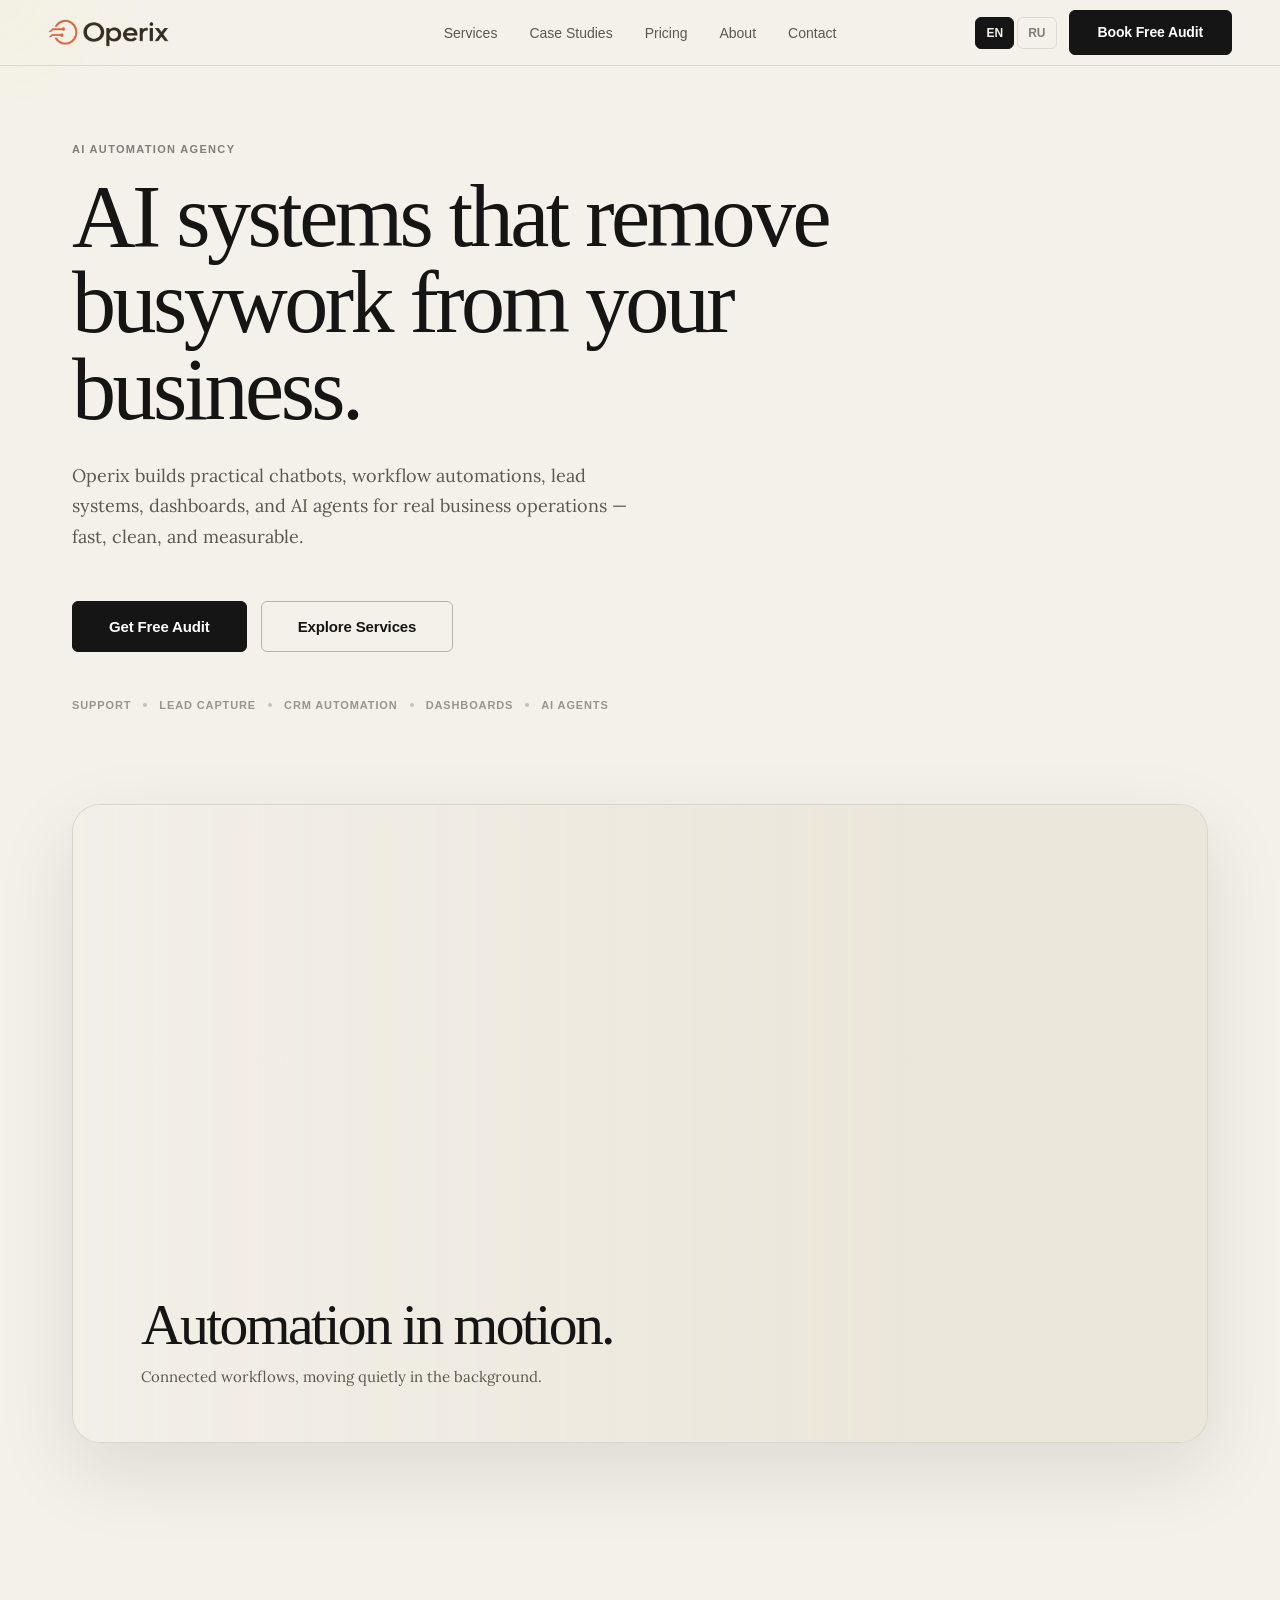
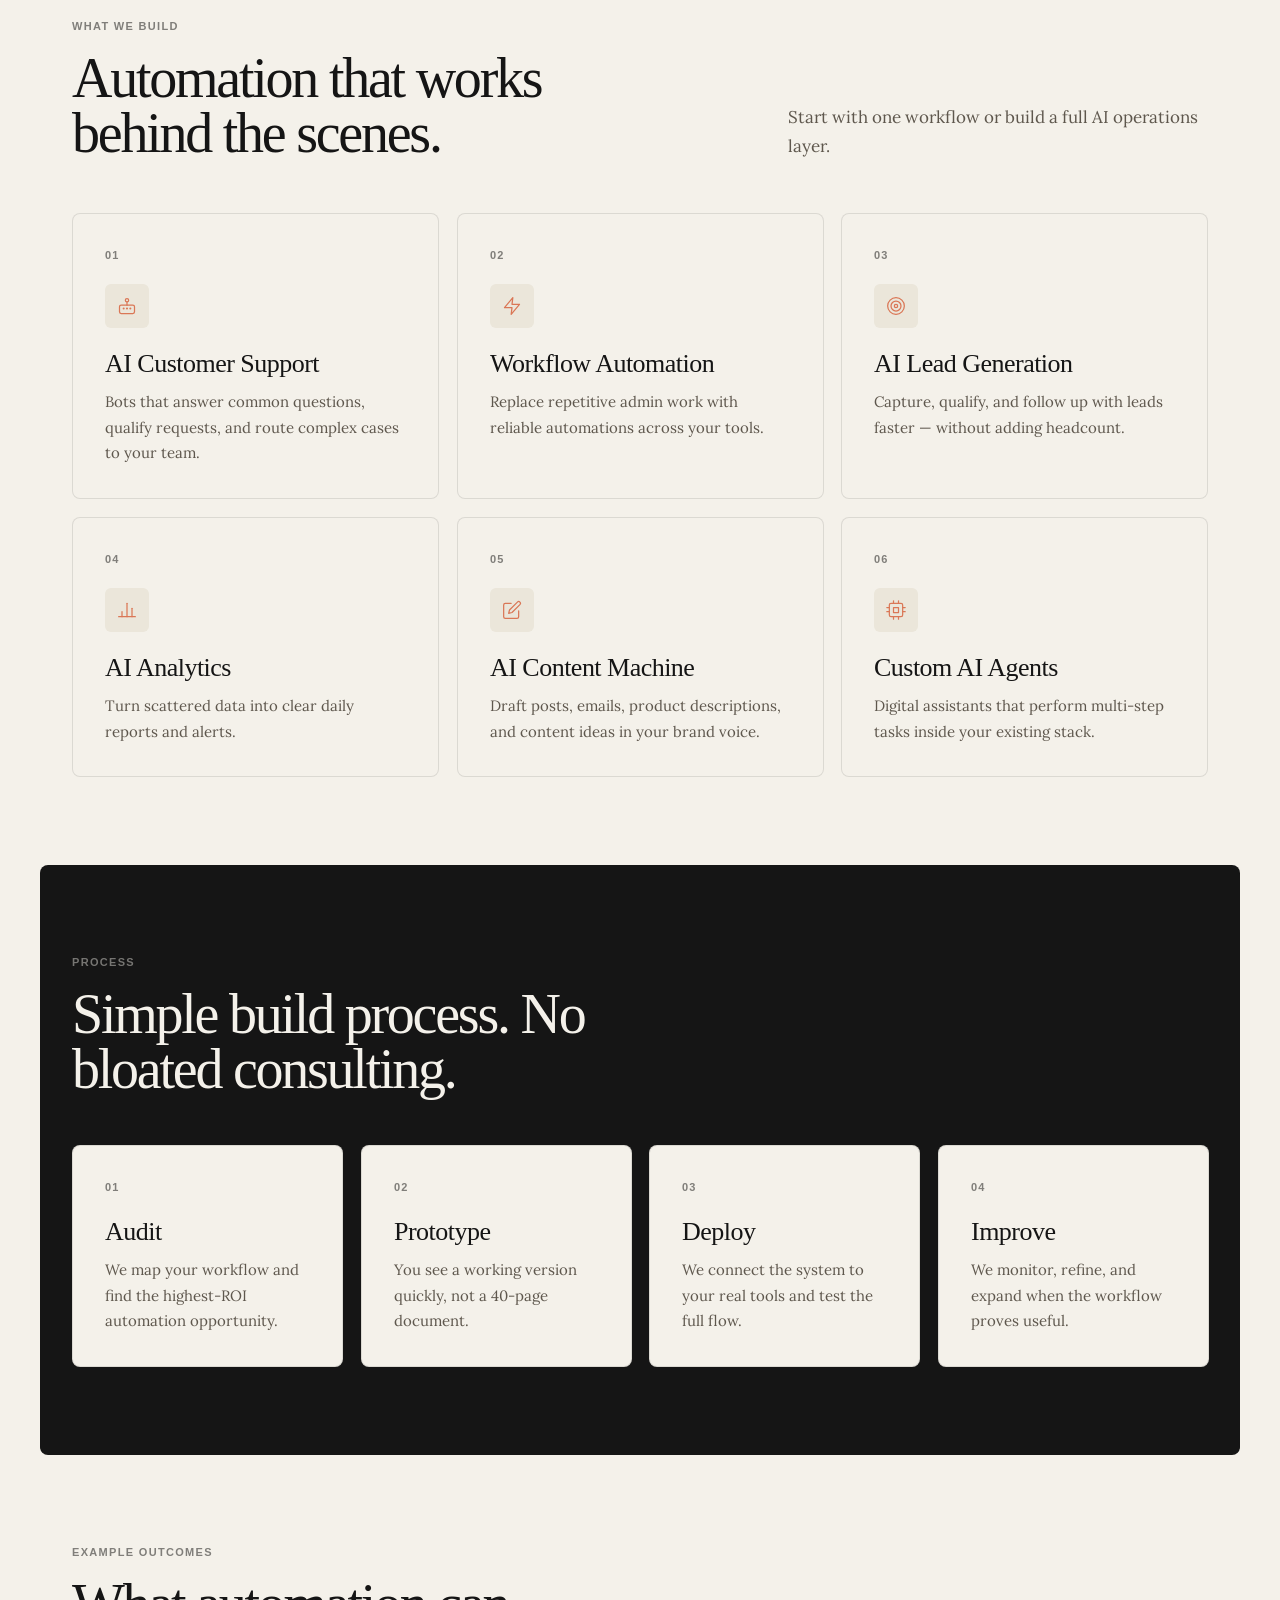
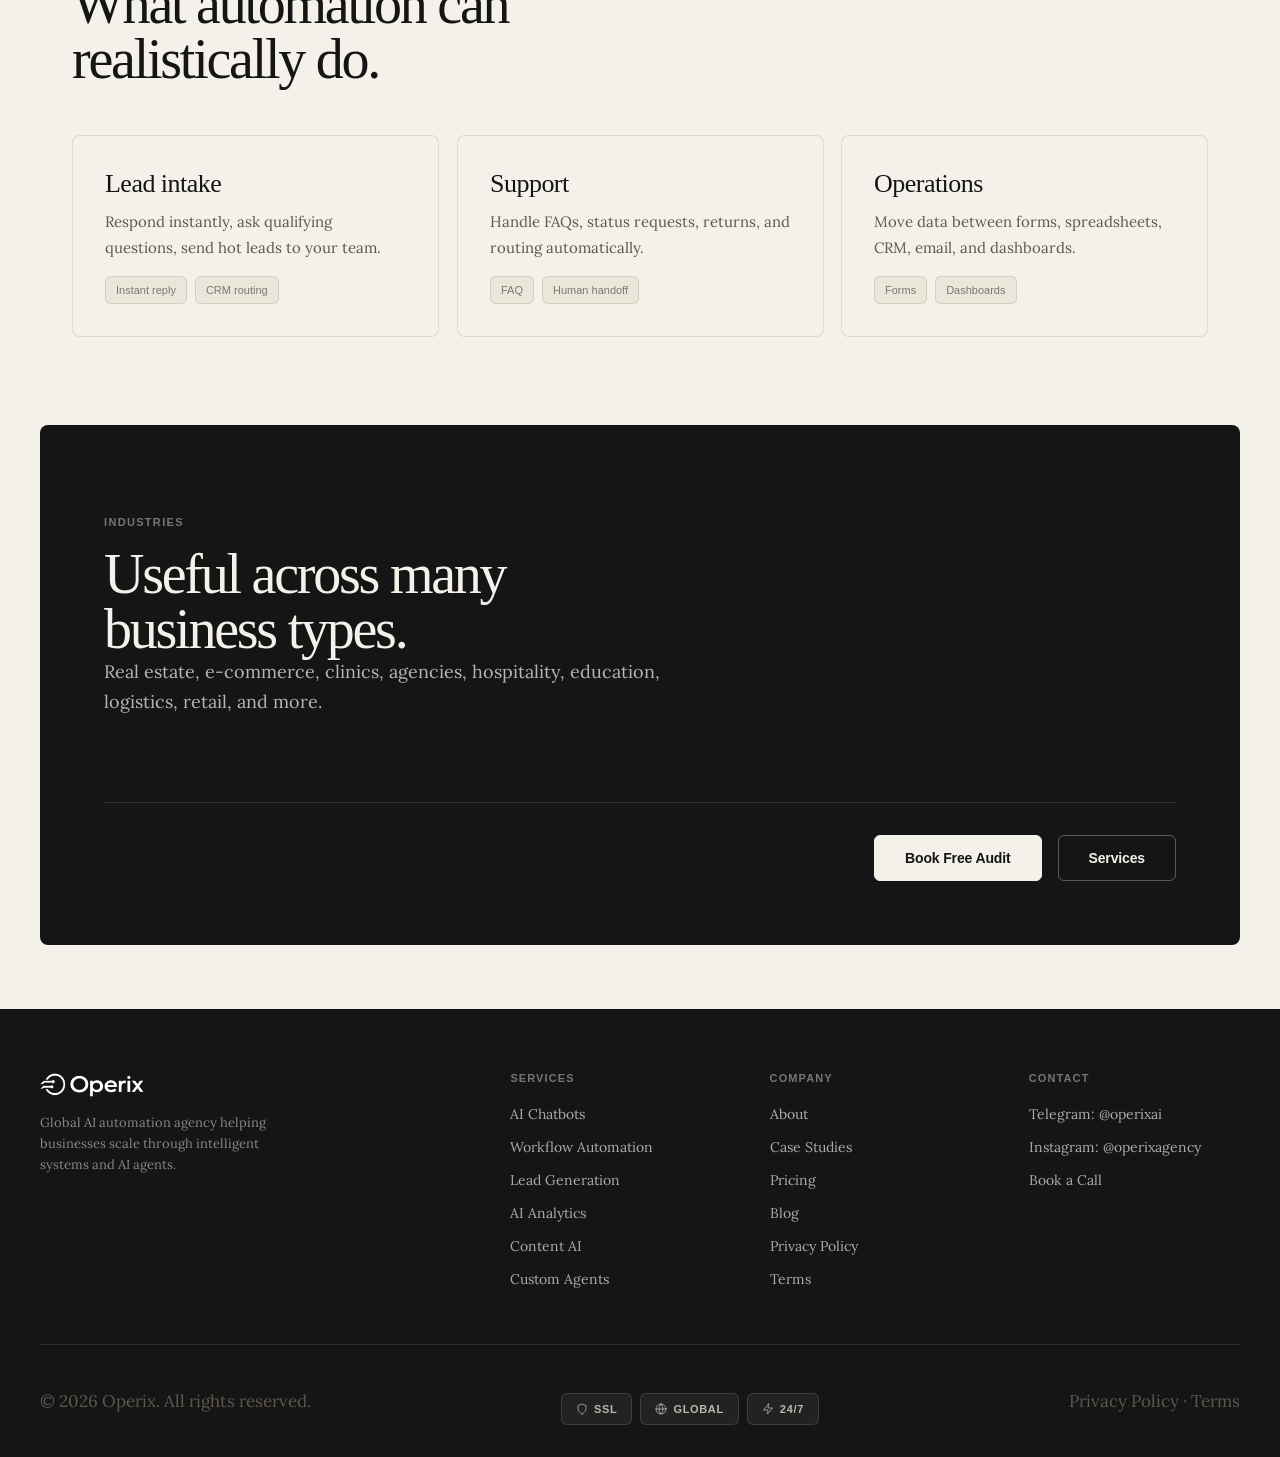
<file: index.html>
<!DOCTYPE html>
<html lang="en">
<head>
<meta charset="UTF-8">
<meta name="viewport" content="width=device-width, initial-scale=1.0">
<meta name="description" content="Operix — AI Automation Agency">
<title>Operix — AI Automation Agency</title>
<link rel="stylesheet" href="css/main.css?v=20260612-mobileperfect1">
<link rel="icon" type="image/png" sizes="32x32" href="/operix/operix-tab-icon-32.png?v=20260610-hard4">
<link rel="icon" type="image/png" sizes="16x16" href="/operix/operix-tab-icon-16.png?v=20260610-hard4">
<link rel="shortcut icon" href="/operix/operix-tab-icon.ico?v=20260610-hard4" type="image/x-icon">
<link rel="apple-touch-icon" sizes="180x180" href="/operix/operix-apple-touch-icon.png?v=20260610-hard4">
<link rel="manifest" href="/operix/site.webmanifest?v=20260610-hard4">
<link href="https://fonts.googleapis.com/css2?family=Poppins:wght@400;500;600;700;800;900&family=Lora:ital,wght@0,400;0,500;0,600;0,700;1,400;1,500&display=swap" rel="stylesheet">
</head>
<body class="home-page">
<div id="nav-placeholder"></div>

<section class="clean-hero">
  <span class="clean-kicker" data-p="home_kicker"></span>
  <h1 class="clean-title" data-p="home_h1"></h1>
  <p class="clean-sub" data-p="home_sub"></p>
  <div class="clean-actions">
    <a href="contact.html" class="btn btn-primary btn-xl" data-p="home_cta1"></a>
    <a href="services.html" class="btn btn-ghost btn-xl" data-p="home_cta2"></a>
  </div>
  <div class="clean-proof">
    <span class="proof-token" data-p="home_proof1"></span>
    <span class="proof-token" data-p="home_proof2"></span>
    <span class="proof-token" data-p="home_proof3"></span>
    <span class="proof-token" data-p="home_proof4"></span>
    <span class="proof-token" data-p="home_proof5"></span>
  </div>
</section>

<section class="clean-wrap">
  <div class="section-head">
    <div>
      <span class="clean-kicker" data-p="home_services_label"></span>
      <h2 class="section-title" data-p="home_services_title"></h2>
    </div>
    <p data-p="home_services_sub"></p>
  </div>
  <div class="clean-grid-3">
    <div class="clean-card anim"><div class="clean-num">01</div><div class="clean-icon"><svg><use href="#i-bot"/></svg></div><h3 data-p="home_s1_t"></h3><p data-p="home_s1_d"></p></div>
    <div class="clean-card anim"><div class="clean-num">02</div><div class="clean-icon"><svg><use href="#i-zap"/></svg></div><h3 data-p="home_s2_t"></h3><p data-p="home_s2_d"></p></div>
    <div class="clean-card anim"><div class="clean-num">03</div><div class="clean-icon"><svg><use href="#i-target"/></svg></div><h3 data-p="home_s3_t"></h3><p data-p="home_s3_d"></p></div>
    <div class="clean-card anim"><div class="clean-num">04</div><div class="clean-icon"><svg><use href="#i-chart"/></svg></div><h3 data-p="home_s4_t"></h3><p data-p="home_s4_d"></p></div>
    <div class="clean-card anim"><div class="clean-num">05</div><div class="clean-icon"><svg><use href="#i-edit"/></svg></div><h3 data-p="home_s5_t"></h3><p data-p="home_s5_d"></p></div>
    <div class="clean-card anim"><div class="clean-num">06</div><div class="clean-icon"><svg><use href="#i-cpu"/></svg></div><h3 data-p="home_s6_t"></h3><p data-p="home_s6_d"></p></div>
  </div>
</section>

<section class="section section-dark">
  <span class="clean-kicker" data-p="home_process_label"></span>
  <h2 class="section-title" style="margin-bottom:48px" data-p="home_process_title"></h2>
  <div class="clean-grid-4">
    <div class="outcome-card anim"><span class="clean-num">01</span><h3 data-p="home_p1_t"></h3><p data-p="home_p1_d"></p></div>
    <div class="outcome-card anim"><span class="clean-num">02</span><h3 data-p="home_p2_t"></h3><p data-p="home_p2_d"></p></div>
    <div class="outcome-card anim"><span class="clean-num">03</span><h3 data-p="home_p3_t"></h3><p data-p="home_p3_d"></p></div>
    <div class="outcome-card anim"><span class="clean-num">04</span><h3 data-p="home_p4_t"></h3><p data-p="home_p4_d"></p></div>
  </div>
</section>

<section class="clean-wrap">
  <span class="clean-kicker" data-p="home_outcomes_label"></span>
  <h2 class="section-title" style="margin-bottom:48px" data-p="home_outcomes_title"></h2>
  <div class="clean-grid-3">
    <div class="clean-card anim"><h3 data-p="home_o1_t"></h3><p data-p="home_o1_d"></p><div class="outcome-meta"><span>Instant reply</span><span>CRM routing</span></div></div>
    <div class="clean-card anim"><h3 data-p="home_o2_t"></h3><p data-p="home_o2_d"></p><div class="outcome-meta"><span>FAQ</span><span>Human handoff</span></div></div>
    <div class="clean-card anim"><h3 data-p="home_o3_t"></h3><p data-p="home_o3_d"></p><div class="outcome-meta"><span>Forms</span><span>Dashboards</span></div></div>
  </div>
</section>

<section class="section section-dark home-final-section">
  <div class="home-final-copy">
    <span class="clean-kicker" data-p="home_ind_label"></span>
    <h2 class="section-title" data-p="home_ind_title"></h2>
    <p class="clean-sub" data-p="home_ind_sub"></p>
  </div>
  <div class="home-final-actions">
    <a href="contact.html" class="btn btn-primary btn-lg" data-t="contact_cta"></a>
    <a href="services.html" class="btn btn-ghost btn-lg" data-t="nav_services"></a>
  </div>
</section>

<div id="footer-placeholder"></div>
<script src="js/layout.js?v=20260612-footerpolish1"></script>
<script src="js/main.js?v=11"></script>
<script src="js/page-copy.js?v=20260611-proof1"></script>
<script src="js/video-motion.js?v=20260611-videobadge2"></script>
<script src="js/mobile-smooth.js?v=20260611-mobilefix1"></script>
</body>
</html>
</file>
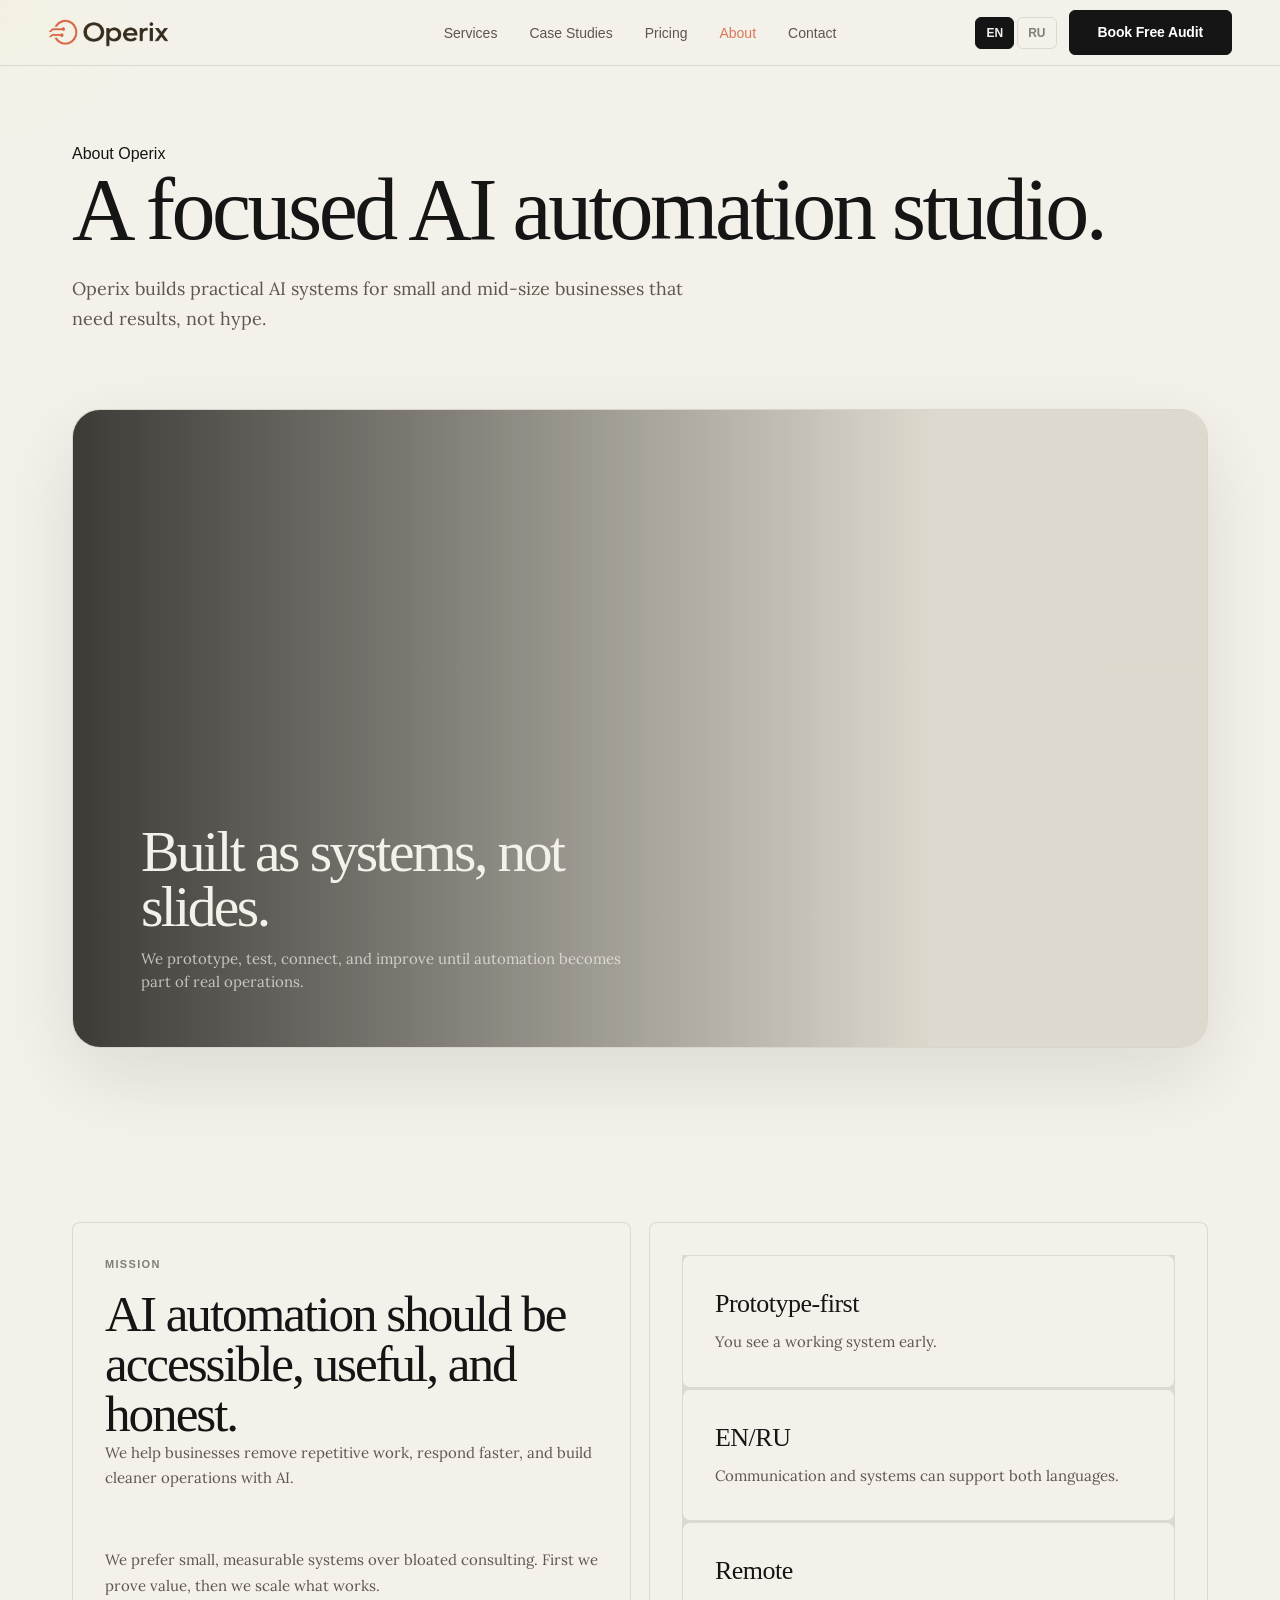
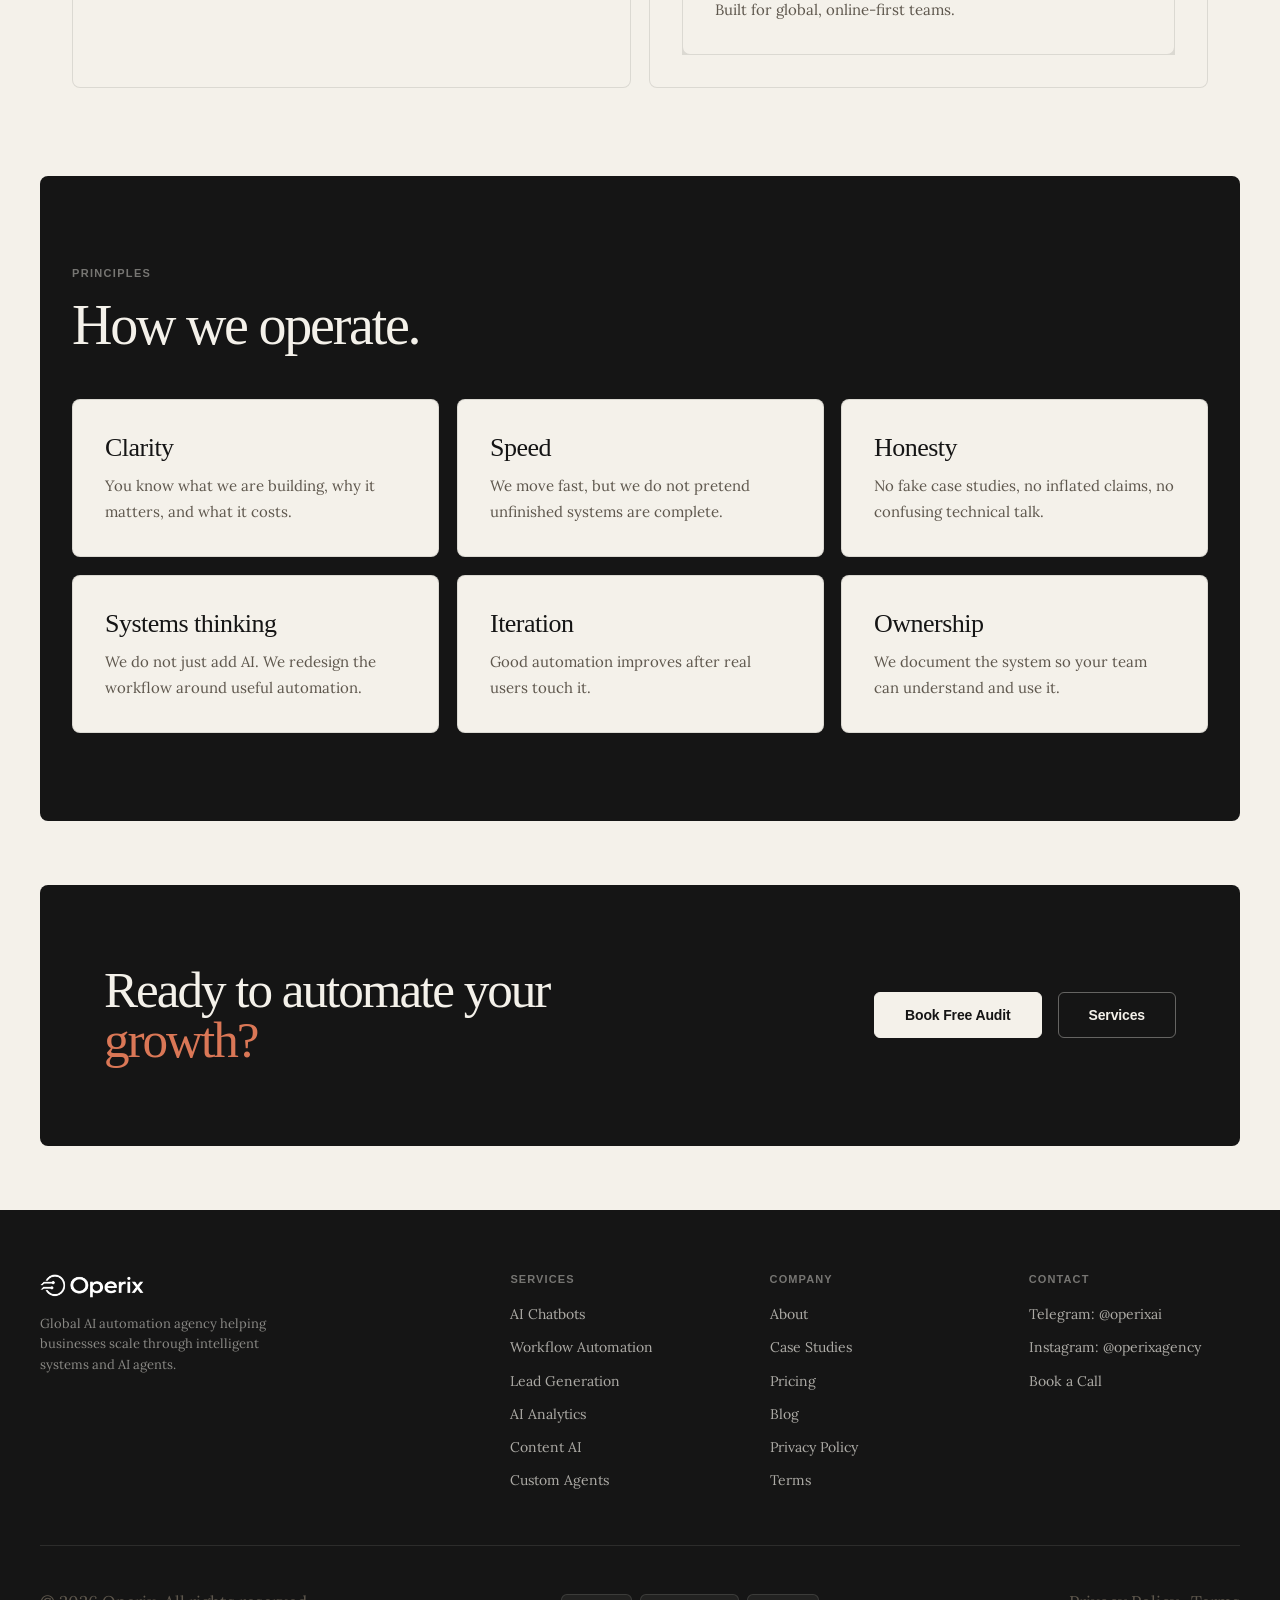
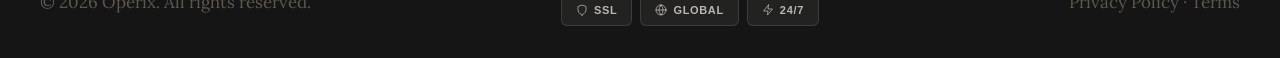
<file: about.html>
<!DOCTYPE html>
<html lang="en">
<head>
<meta charset="UTF-8">
<meta name="viewport" content="width=device-width, initial-scale=1.0">
<meta name="description" content="Operix — AI Automation Agency">
<title>About — Operix</title>
<link rel="stylesheet" href="css/main.css?v=20260612-mobileperfect1">
<link rel="icon" type="image/png" sizes="32x32" href="/operix/operix-tab-icon-32.png?v=20260610-hard4">
<link rel="icon" type="image/png" sizes="16x16" href="/operix/operix-tab-icon-16.png?v=20260610-hard4">
<link rel="shortcut icon" href="/operix/operix-tab-icon.ico?v=20260610-hard4" type="image/x-icon">
<link rel="apple-touch-icon" sizes="180x180" href="/operix/operix-apple-touch-icon.png?v=20260610-hard4">
<link rel="manifest" href="/operix/site.webmanifest?v=20260610-hard4">
<link href="https://fonts.googleapis.com/css2?family=Poppins:wght@400;500;600;700;800;900&family=Lora:ital,wght@0,400;0,500;0,600;0,700;1,400;1,500&display=swap" rel="stylesheet">
</head>
<body>
<div id="nav-placeholder"></div>

<header class="page-header">
  <span class="label" data-p="about_kicker"></span>
  <h1 data-p="about_h1"></h1>
  <p data-p="about_sub"></p>
</header>
<section class="clean-wrap">
  <div class="clean-grid-2">
    <div class="clean-card anim">
      <span class="clean-kicker" data-p="about_mission_k"></span>
      <h2 style="font-size:clamp(32px,4vw,52px)" data-p="about_mission_h"></h2>
      <p data-p="about_mission_p1"></p>
      <p data-p="about_mission_p2"></p>
    </div>
    <div class="clean-card anim">
      <div class="clean-grid-1" style="display:flex;flex-direction:column;gap:1px;background:var(--border)">
        <div class="clean-card"><h3 data-p="about_stat1"></h3><p data-p="about_stat1_d"></p></div>
        <div class="clean-card"><h3 data-p="about_stat2"></h3><p data-p="about_stat2_d"></p></div>
        <div class="clean-card"><h3 data-p="about_stat3"></h3><p data-p="about_stat3_d"></p></div>
      </div>
    </div>
  </div>
</section>
<section class="section section-dark">
  <span class="clean-kicker" data-p="about_why_k"></span>
  <h2 class="section-title" style="margin-bottom:46px" data-p="about_why_h"></h2>
  <div class="clean-grid-3">
    <div class="outcome-card anim"><h3 data-p="about_v1_h"></h3><p data-p="about_v1_p"></p></div>
    <div class="outcome-card anim"><h3 data-p="about_v2_h"></h3><p data-p="about_v2_p"></p></div>
    <div class="outcome-card anim"><h3 data-p="about_v3_h"></h3><p data-p="about_v3_p"></p></div>
    <div class="outcome-card anim"><h3 data-p="about_v4_h"></h3><p data-p="about_v4_p"></p></div>
    <div class="outcome-card anim"><h3 data-p="about_v5_h"></h3><p data-p="about_v5_p"></p></div>
    <div class="outcome-card anim"><h3 data-p="about_v6_h"></h3><p data-p="about_v6_p"></p></div>
  </div>
</section>
<div id="footer-placeholder"></div>
<script src="js/layout.js?v=20260612-footerpolish1"></script>
<script src="js/main.js?v=11"></script>
<script src="js/page-copy.js?v=20260611-proof1"></script>
<script src="js/video-motion.js?v=20260611-videobadge2"></script>
<script src="js/mobile-smooth.js?v=20260611-mobilefix1"></script>
</body>
</html>
</file>
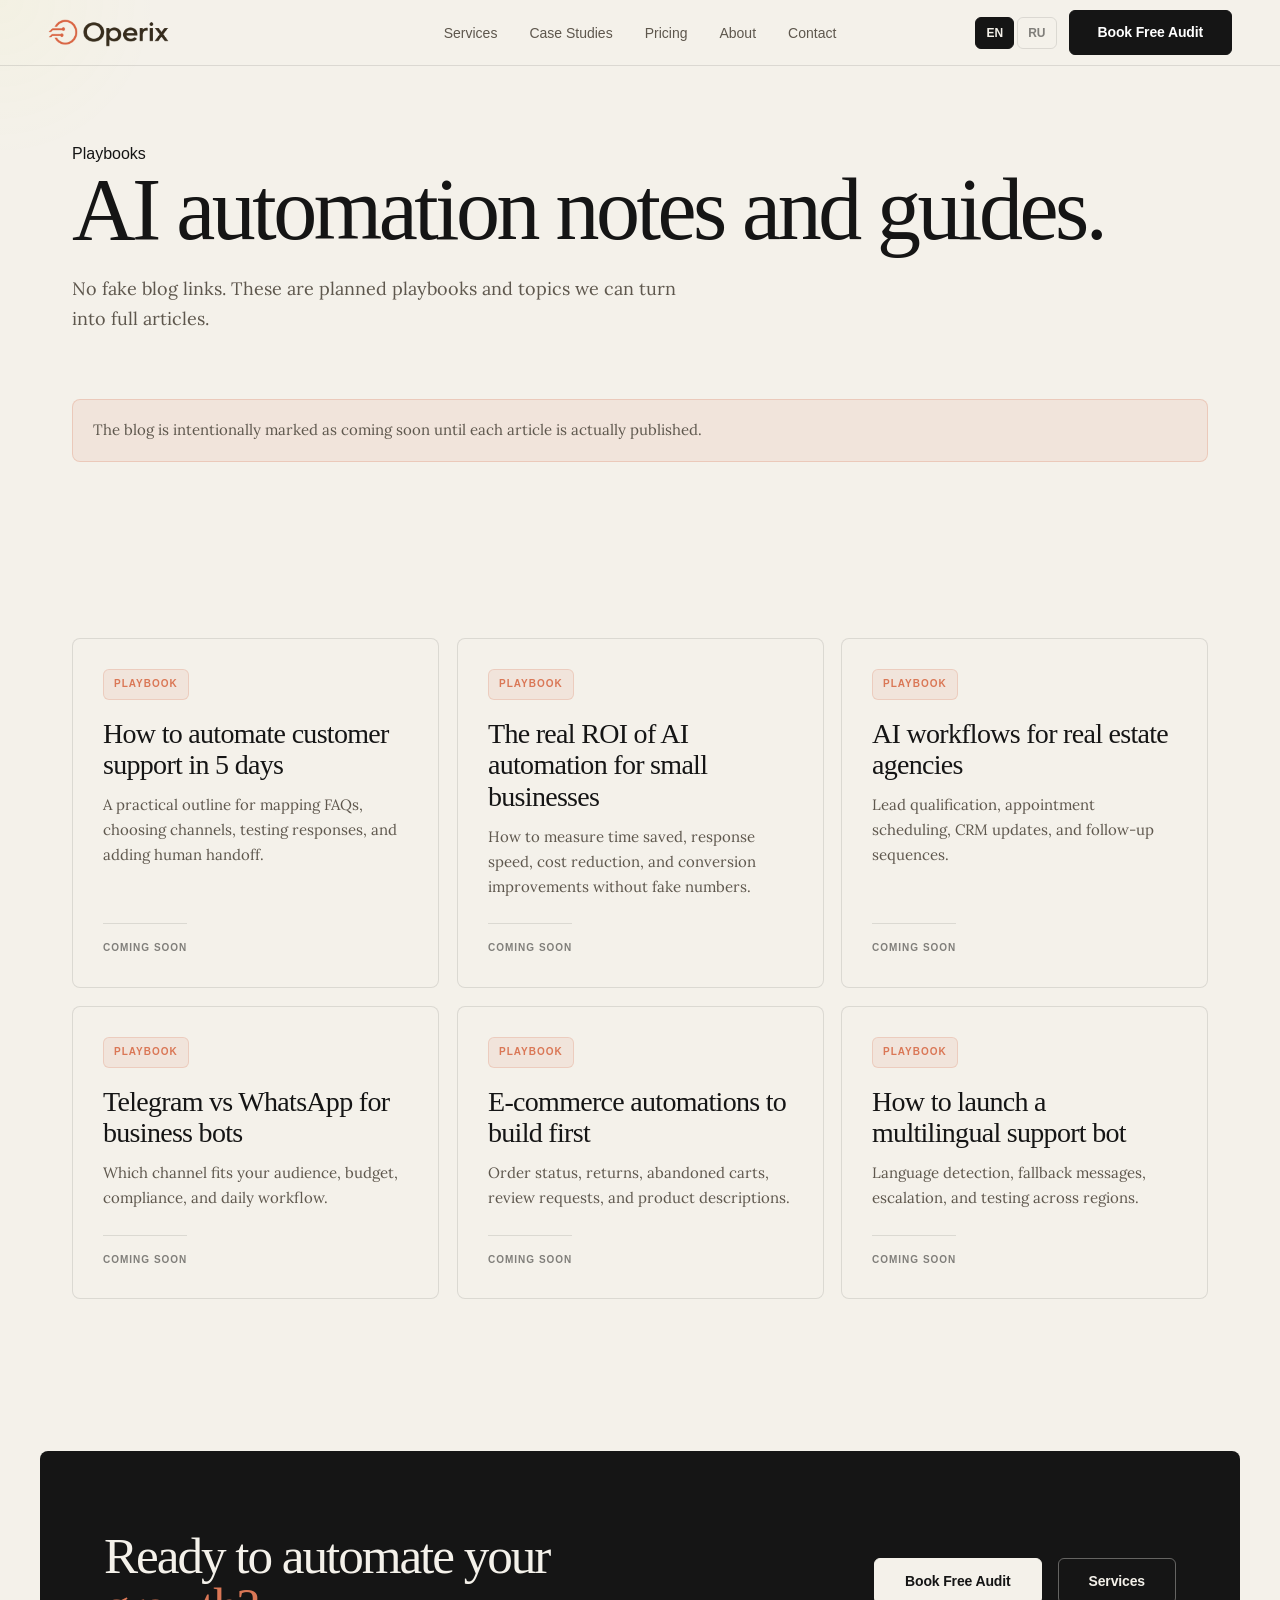
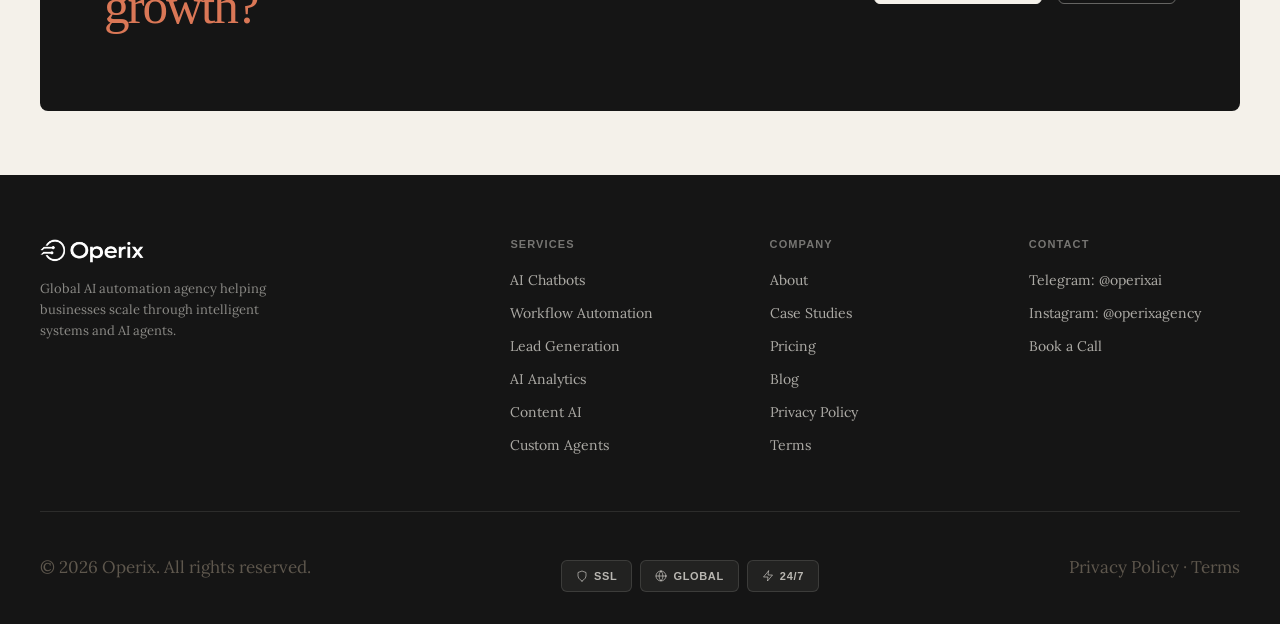
<file: blog.html>
<!DOCTYPE html>
<html lang="en">
<head>
<meta charset="UTF-8">
<meta name="viewport" content="width=device-width, initial-scale=1.0">
<meta name="description" content="Operix — AI Automation Agency">
<title>Blog — Operix</title>
<link rel="stylesheet" href="css/main.css?v=20260612-mobileperfect1">
<link rel="icon" type="image/png" sizes="32x32" href="/operix/operix-tab-icon-32.png?v=20260610-hard4">
<link rel="icon" type="image/png" sizes="16x16" href="/operix/operix-tab-icon-16.png?v=20260610-hard4">
<link rel="shortcut icon" href="/operix/operix-tab-icon.ico?v=20260610-hard4" type="image/x-icon">
<link rel="apple-touch-icon" sizes="180x180" href="/operix/operix-apple-touch-icon.png?v=20260610-hard4">
<link rel="manifest" href="/operix/site.webmanifest?v=20260610-hard4">
<link href="https://fonts.googleapis.com/css2?family=Poppins:wght@400;500;600;700;800;900&family=Lora:ital,wght@0,400;0,500;0,600;0,700;1,400;1,500&display=swap" rel="stylesheet">
</head>
<body>
<div id="nav-placeholder"></div>

<header class="page-header">
  <span class="label" data-p="blog_kicker"></span>
  <h1 data-p="blog_h1"></h1>
  <p data-p="blog_sub"></p>
</header>
<section class="clean-wrap" style="padding-top:0">
  <div class="clean-note"><span data-p="blog_note"></span></div>
</section>
<section class="clean-wrap">
  <div class="clean-grid-3">
    <article class="playbook-card anim"><span class="clean-pill">Playbook</span><h3 data-p="blog1_t"></h3><p data-p="blog1_p"></p><span class="playbook-status" data-p="blog_status"></span></article>
    <article class="playbook-card anim"><span class="clean-pill">Playbook</span><h3 data-p="blog2_t"></h3><p data-p="blog2_p"></p><span class="playbook-status" data-p="blog_status"></span></article>
    <article class="playbook-card anim"><span class="clean-pill">Playbook</span><h3 data-p="blog3_t"></h3><p data-p="blog3_p"></p><span class="playbook-status" data-p="blog_status"></span></article>
    <article class="playbook-card anim"><span class="clean-pill">Playbook</span><h3 data-p="blog4_t"></h3><p data-p="blog4_p"></p><span class="playbook-status" data-p="blog_status"></span></article>
    <article class="playbook-card anim"><span class="clean-pill">Playbook</span><h3 data-p="blog5_t"></h3><p data-p="blog5_p"></p><span class="playbook-status" data-p="blog_status"></span></article>
    <article class="playbook-card anim"><span class="clean-pill">Playbook</span><h3 data-p="blog6_t"></h3><p data-p="blog6_p"></p><span class="playbook-status" data-p="blog_status"></span></article>
  </div>
</section>
<div id="footer-placeholder"></div>
<script src="js/layout.js?v=20260612-footerpolish1"></script>
<script src="js/main.js?v=11"></script>
<script src="js/page-copy.js?v=20260611-proof1"></script>
<script src="js/video-motion.js?v=20260611-videobadge2"></script>
<script src="js/mobile-smooth.js?v=20260611-mobilefix1"></script>
</body>
</html>
</file>
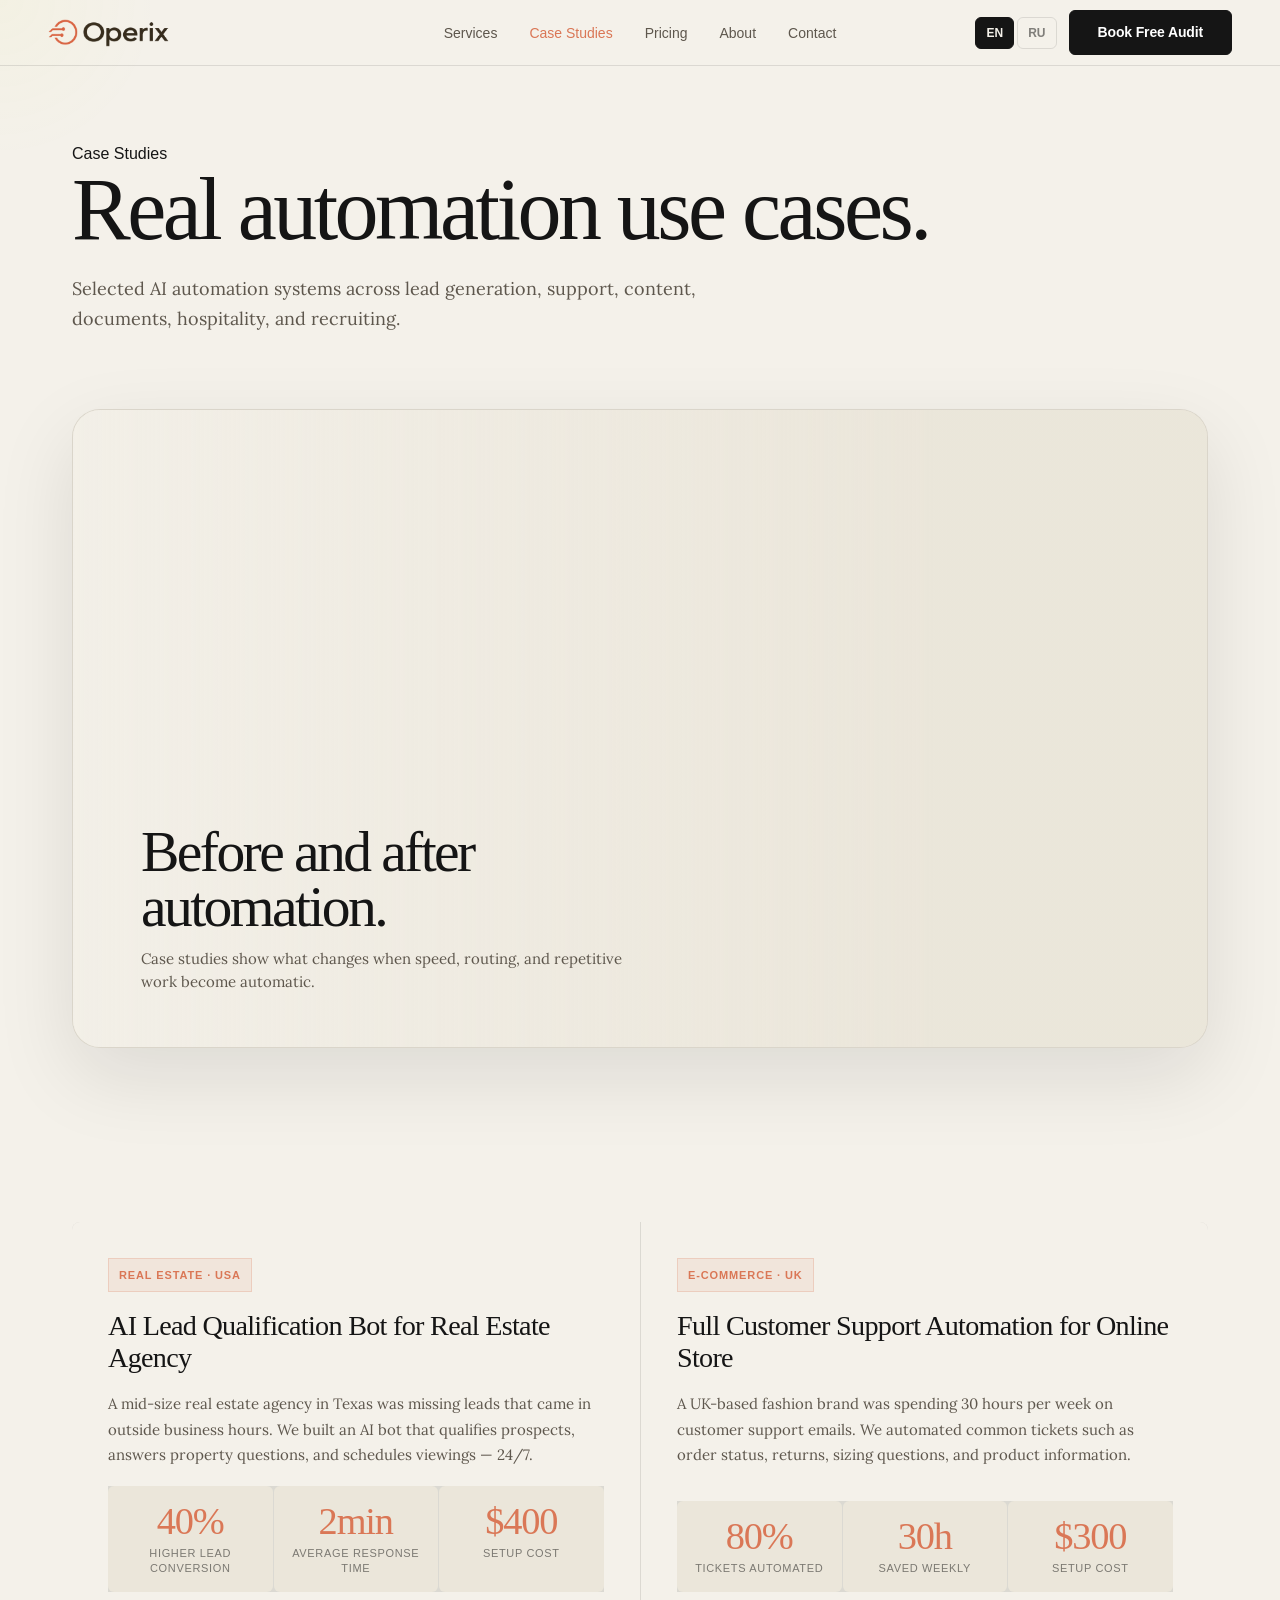
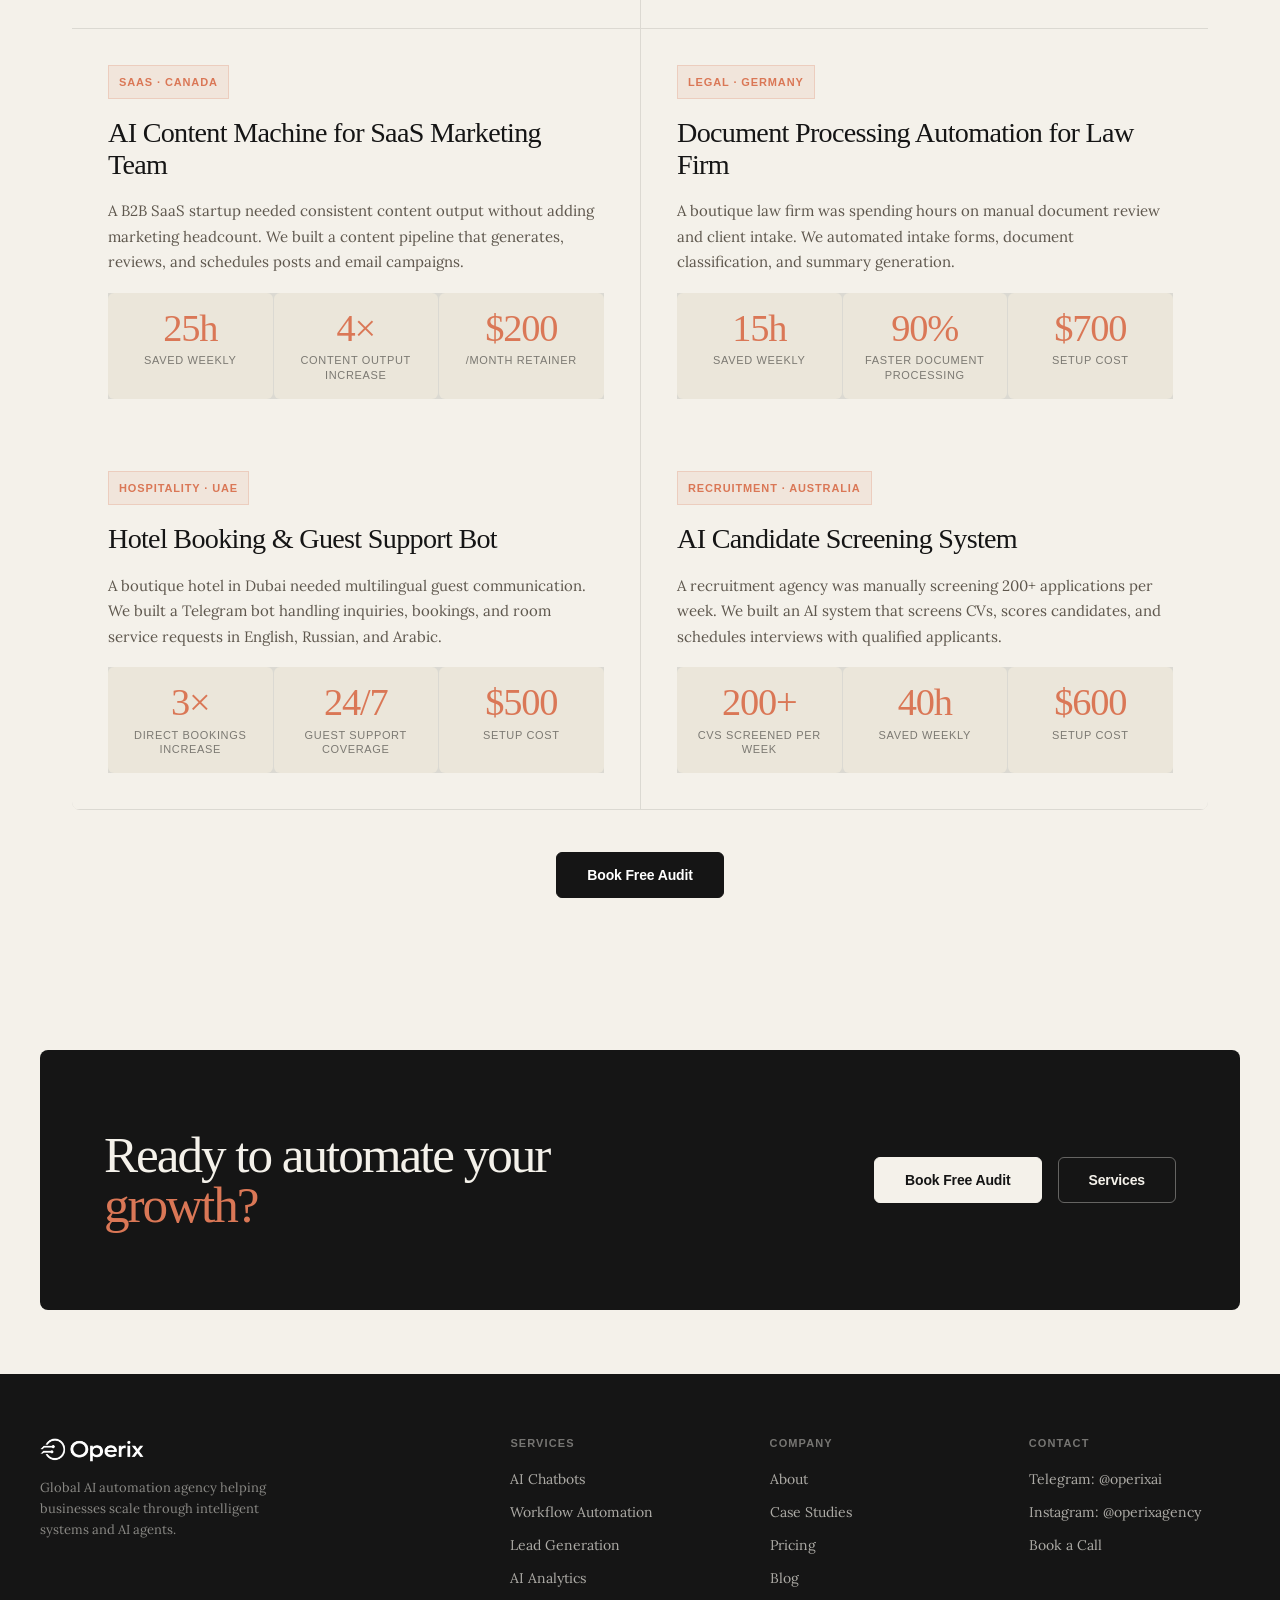
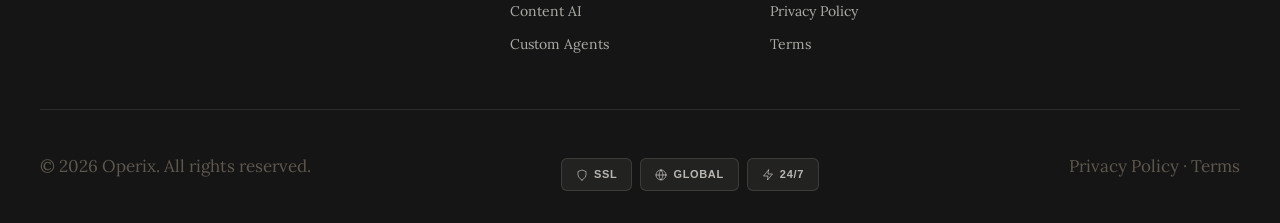
<file: cases.html>
<!DOCTYPE html>
<html lang="en">
<head>
<meta charset="UTF-8">
<meta name="viewport" content="width=device-width, initial-scale=1.0">
<meta name="description" content="Operix case studies — AI automation examples and business outcomes.">
<title>Case Studies — Operix</title>
<link rel="stylesheet" href="css/main.css?v=20260612-mobileperfect1">
<link rel="icon" type="image/png" sizes="32x32" href="/operix/operix-tab-icon-32.png?v=20260610-hard4">
<link rel="icon" type="image/png" sizes="16x16" href="/operix/operix-tab-icon-16.png?v=20260610-hard4">
<link rel="shortcut icon" href="/operix/operix-tab-icon.ico?v=20260610-hard4" type="image/x-icon">
<link rel="apple-touch-icon" sizes="180x180" href="/operix/operix-apple-touch-icon.png?v=20260610-hard4">
<link rel="manifest" href="/operix/site.webmanifest?v=20260610-hard4">
<link href="https://fonts.googleapis.com/css2?family=Poppins:wght@400;500;600;700;800;900&family=Lora:ital,wght@0,400;0,500;0,600;0,700;1,400;1,500&display=swap" rel="stylesheet">
<style>
.case-study-grid{
  display:grid;
  grid-template-columns:repeat(2,minmax(0,1fr));
  gap:1px;
  background:var(--border);
}
.case-study-card{
  background:var(--ivory);
  padding:36px;
  min-height:100%;
  display:flex;
  flex-direction:column;
  gap:18px;
  overflow:hidden;
  overflow-wrap:anywhere;
}
.case-study-card:hover{
  background:var(--ivory-2);
}
.case-tag{
  display:inline-flex;
  width:max-content;
  max-width:100%;
  align-items:center;
  border:1px solid rgba(218,119,86,.22);
  background:var(--terracotta-bg);
  color:var(--terracotta);
  padding:7px 10px;
  font-size:11px;
  font-weight:800;
  letter-spacing:.08em;
  text-transform:uppercase;
}
.case-study-card h3{
  font-size:clamp(22px,2.2vw,30px);
  line-height:1.12;
  letter-spacing:-.025em;
  color:var(--slate);
}
.case-study-card p{
  color:var(--slate-3)!important;
  font-size:15px;
  line-height:1.7;
}
.case-result{
  display:grid;
  grid-template-columns:repeat(3,minmax(0,1fr));
  gap:1px;
  background:var(--border);
  margin-top:auto;
}
.case-metric{
  background:var(--ivory-2);
  padding:16px;
}
.case-metric-num{
  display:block;
  font-family:Georgia,"Times New Roman",serif;
  font-size:clamp(28px,3vw,40px);
  line-height:1;
  color:var(--terracotta);
  font-weight:500;
}
.case-metric-label{
  margin-top:6px;
  color:var(--muted);
  font-size:11px;
  line-height:1.35;
}
.case-disclaimer{
  border:1px solid rgba(20,20,19,.11);
  background:var(--ivory-2);
  padding:18px 20px;
  color:var(--slate-3);
  line-height:1.65;
  font-size:14px;
  margin-top:32px;
}
@media(max-width:850px){
  .case-study-grid{grid-template-columns:1fr}
}
@media(max-width:520px){
  .case-study-card{padding:26px}
  .case-result{grid-template-columns:1fr}
}
</style>
</head>
<body>
<div id="nav-placeholder"></div>

<header class="page-header">
  <span class="label" data-case="label"></span>
  <h1 data-case="h1"></h1>
  <p data-case="sub"></p>
</header>

<section class="clean-wrap">
  <div class="case-study-grid">

    <article class="case-study-card anim">
      <span class="case-tag" data-case="case1_tag"></span>
      <h3 data-case="case1_title"></h3>
      <p data-case="case1_desc"></p>
      <div class="case-result">
        <div class="case-metric"><span class="case-metric-num">40%</span><div class="case-metric-label" data-case="case1_m1"></div></div>
        <div class="case-metric"><span class="case-metric-num">2min</span><div class="case-metric-label" data-case="case1_m2"></div></div>
        <div class="case-metric"><span class="case-metric-num">$400</span><div class="case-metric-label" data-case="setup"></div></div>
      </div>
    </article>

    <article class="case-study-card anim">
      <span class="case-tag" data-case="case2_tag"></span>
      <h3 data-case="case2_title"></h3>
      <p data-case="case2_desc"></p>
      <div class="case-result">
        <div class="case-metric"><span class="case-metric-num">80%</span><div class="case-metric-label" data-case="case2_m1"></div></div>
        <div class="case-metric"><span class="case-metric-num">30h</span><div class="case-metric-label" data-case="case2_m2"></div></div>
        <div class="case-metric"><span class="case-metric-num">$300</span><div class="case-metric-label" data-case="setup"></div></div>
      </div>
    </article>

    <article class="case-study-card anim">
      <span class="case-tag" data-case="case3_tag"></span>
      <h3 data-case="case3_title"></h3>
      <p data-case="case3_desc"></p>
      <div class="case-result">
        <div class="case-metric"><span class="case-metric-num">25h</span><div class="case-metric-label" data-case="case3_m1"></div></div>
        <div class="case-metric"><span class="case-metric-num">4×</span><div class="case-metric-label" data-case="case3_m2"></div></div>
        <div class="case-metric"><span class="case-metric-num">$200</span><div class="case-metric-label" data-case="retainer"></div></div>
      </div>
    </article>

    <article class="case-study-card anim">
      <span class="case-tag" data-case="case4_tag"></span>
      <h3 data-case="case4_title"></h3>
      <p data-case="case4_desc"></p>
      <div class="case-result">
        <div class="case-metric"><span class="case-metric-num">15h</span><div class="case-metric-label" data-case="case4_m1"></div></div>
        <div class="case-metric"><span class="case-metric-num">90%</span><div class="case-metric-label" data-case="case4_m2"></div></div>
        <div class="case-metric"><span class="case-metric-num">$700</span><div class="case-metric-label" data-case="setup"></div></div>
      </div>
    </article>

    <article class="case-study-card anim">
      <span class="case-tag" data-case="case5_tag"></span>
      <h3 data-case="case5_title"></h3>
      <p data-case="case5_desc"></p>
      <div class="case-result">
        <div class="case-metric"><span class="case-metric-num">3×</span><div class="case-metric-label" data-case="case5_m1"></div></div>
        <div class="case-metric"><span class="case-metric-num">24/7</span><div class="case-metric-label" data-case="case5_m2"></div></div>
        <div class="case-metric"><span class="case-metric-num">$500</span><div class="case-metric-label" data-case="setup"></div></div>
      </div>
    </article>

    <article class="case-study-card anim">
      <span class="case-tag" data-case="case6_tag"></span>
      <h3 data-case="case6_title"></h3>
      <p data-case="case6_desc"></p>
      <div class="case-result">
        <div class="case-metric"><span class="case-metric-num">200+</span><div class="case-metric-label" data-case="case6_m1"></div></div>
        <div class="case-metric"><span class="case-metric-num">40h</span><div class="case-metric-label" data-case="case6_m2"></div></div>
        <div class="case-metric"><span class="case-metric-num">$600</span><div class="case-metric-label" data-case="setup"></div></div>
      </div>
    </article>

  </div>

  <div class="clean-actions" style="justify-content:center;margin-top:42px">
    <a href="contact.html" class="btn btn-primary btn-lg" data-case="cta"></a>
  </div>
</section>

<div id="footer-placeholder"></div>
<script src="js/layout.js?v=20260612-footerpolish1"></script>
<script src="js/main.js?v=11"></script>
<script src="js/page-copy.js?v=20260611-proof1"></script>
<script>
const CASE_COPY = {
  en: {
    label:'Case Studies',
    h1:'Real automation use cases.',
    sub:'Selected AI automation systems across lead generation, support, content, documents, hospitality, and recruiting.',
    setup:'Setup cost',
    retainer:'/month retainer',
    cta:'Book Free Audit',

    case1_tag:'Real Estate · USA',
    case1_title:'AI Lead Qualification Bot for Real Estate Agency',
    case1_desc:'A mid-size real estate agency in Texas was missing leads that came in outside business hours. We built an AI bot that qualifies prospects, answers property questions, and schedules viewings — 24/7.',
    case1_m1:'Higher lead conversion',
    case1_m2:'Average response time',

    case2_tag:'E-Commerce · UK',
    case2_title:'Full Customer Support Automation for Online Store',
    case2_desc:'A UK-based fashion brand was spending 30 hours per week on customer support emails. We automated common tickets such as order status, returns, sizing questions, and product information.',
    case2_m1:'Tickets automated',
    case2_m2:'Saved weekly',

    case3_tag:'SaaS · Canada',
    case3_title:'AI Content Machine for SaaS Marketing Team',
    case3_desc:'A B2B SaaS startup needed consistent content output without adding marketing headcount. We built a content pipeline that generates, reviews, and schedules posts and email campaigns.',
    case3_m1:'Saved weekly',
    case3_m2:'Content output increase',

    case4_tag:'Legal · Germany',
    case4_title:'Document Processing Automation for Law Firm',
    case4_desc:'A boutique law firm was spending hours on manual document review and client intake. We automated intake forms, document classification, and summary generation.',
    case4_m1:'Saved weekly',
    case4_m2:'Faster document processing',

    case5_tag:'Hospitality · UAE',
    case5_title:'Hotel Booking & Guest Support Bot',
    case5_desc:'A boutique hotel in Dubai needed multilingual guest communication. We built a Telegram bot handling inquiries, bookings, and room service requests in English, Russian, and Arabic.',
    case5_m1:'Direct bookings increase',
    case5_m2:'Guest support coverage',

    case6_tag:'Recruitment · Australia',
    case6_title:'AI Candidate Screening System',
    case6_desc:'A recruitment agency was manually screening 200+ applications per week. We built an AI system that screens CVs, scores candidates, and schedules interviews with qualified applicants.',
    case6_m1:'CVs screened per week',
    case6_m2:'Saved weekly'
  },
  ru: {
    label:'Кейсы',
    h1:'Реальные сценарии AI-автоматизации.',
    sub:'Подборка AI-систем для лидогенерации, поддержки, контента, документов, hospitality и рекрутинга.',
    setup:'Стоимость запуска',
    retainer:'/месяц retainer',
    cta:'Получить бесплатный аудит',

    case1_tag:'Недвижимость · США',
    case1_title:'AI бот квалификации лидов для агентства недвижимости',
    case1_desc:'Агентство недвижимости в Texas теряло лиды вне рабочего времени. Мы построили AI-бота, который квалифицирует клиентов, отвечает на вопросы по объектам и записывает на просмотры — 24/7.',
    case1_m1:'Рост конверсии лидов',
    case1_m2:'Среднее время ответа',

    case2_tag:'E-Commerce · UK',
    case2_title:'Полная автоматизация поддержки для online store',
    case2_desc:'Fashion brand из UK тратил около 30 часов в неделю на customer support emails. Мы автоматизировали типовые запросы: статус заказа, возвраты, размеры и вопросы по продуктам.',
    case2_m1:'Тикетов автоматизировано',
    case2_m2:'Сэкономлено в неделю',

    case3_tag:'SaaS · Canada',
    case3_title:'AI контент-машина для SaaS marketing team',
    case3_desc:'B2B SaaS startup нуждался в стабильном контенте без найма marketing headcount. Мы построили pipeline для генерации, review и планирования постов и email campaigns.',
    case3_m1:'Сэкономлено в неделю',
    case3_m2:'Рост объёма контента',

    case4_tag:'Legal · Germany',
    case4_title:'Автоматизация обработки документов для law firm',
    case4_desc:'Boutique law firm тратила часы на ручной document review и client intake. Мы автоматизировали intake forms, document classification и summary generation.',
    case4_m1:'Сэкономлено в неделю',
    case4_m2:'Быстрее обработка документов',

    case5_tag:'Hospitality · UAE',
    case5_title:'Бот бронирования и guest support для отеля',
    case5_desc:'Boutique hotel в Dubai нуждался в multilingual guest communication. Мы построили Telegram-бота для inquiries, bookings и room service requests на English, Russian и Arabic.',
    case5_m1:'Рост direct bookings',
    case5_m2:'Покрытие guest support',

    case6_tag:'Recruitment · Australia',
    case6_title:'AI система скрининга кандидатов',
    case6_desc:'Recruitment agency вручную проверяла 200+ applications в неделю. Мы построили AI-систему, которая скринит CV, оценивает кандидатов и помогает назначать интервью.',
    case6_m1:'CV в неделю',
    case6_m2:'Сэкономлено в неделю'
  }
};

function applyCaseCopy(){
  const lang = localStorage.getItem('operix_lang') === 'ru' ? 'ru' : 'en';
  const copy = CASE_COPY[lang];
  document.querySelectorAll('[data-case]').forEach(el => {
    const key = el.getAttribute('data-case');
    if (copy[key] !== undefined) el.textContent = copy[key];
  });
}
if (document.readyState === 'loading') {
  document.addEventListener('DOMContentLoaded', applyCaseCopy);
} else {
  applyCaseCopy();
}
document.addEventListener('click', e => {
  if (e.target.closest('.lang-btn')) {
    setTimeout(applyCaseCopy, 80);
    setTimeout(applyCaseCopy, 240);
  }
});
setTimeout(applyCaseCopy, 500);
</script>
<script src="js/video-motion.js?v=20260611-videobadge2"></script>
<script src="js/mobile-smooth.js?v=20260611-mobilefix1"></script>
</body>
</html>
</file>
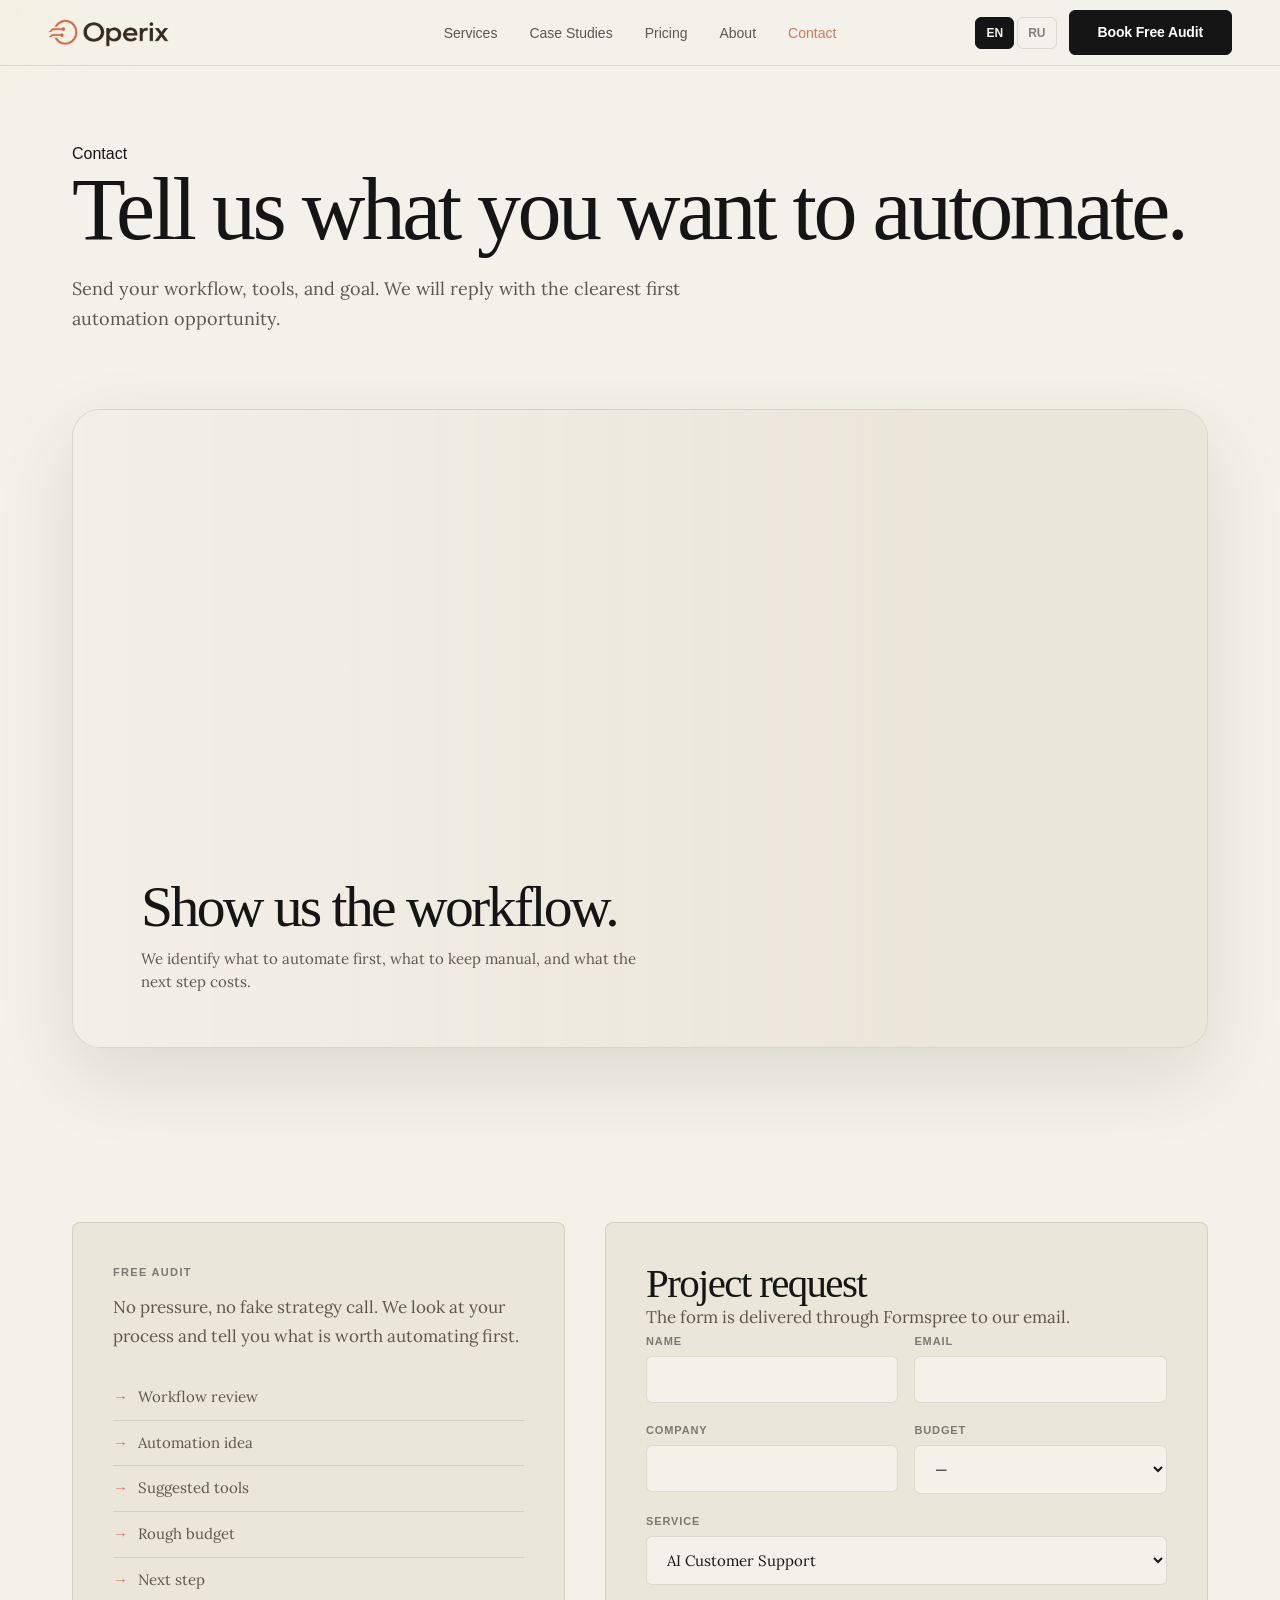
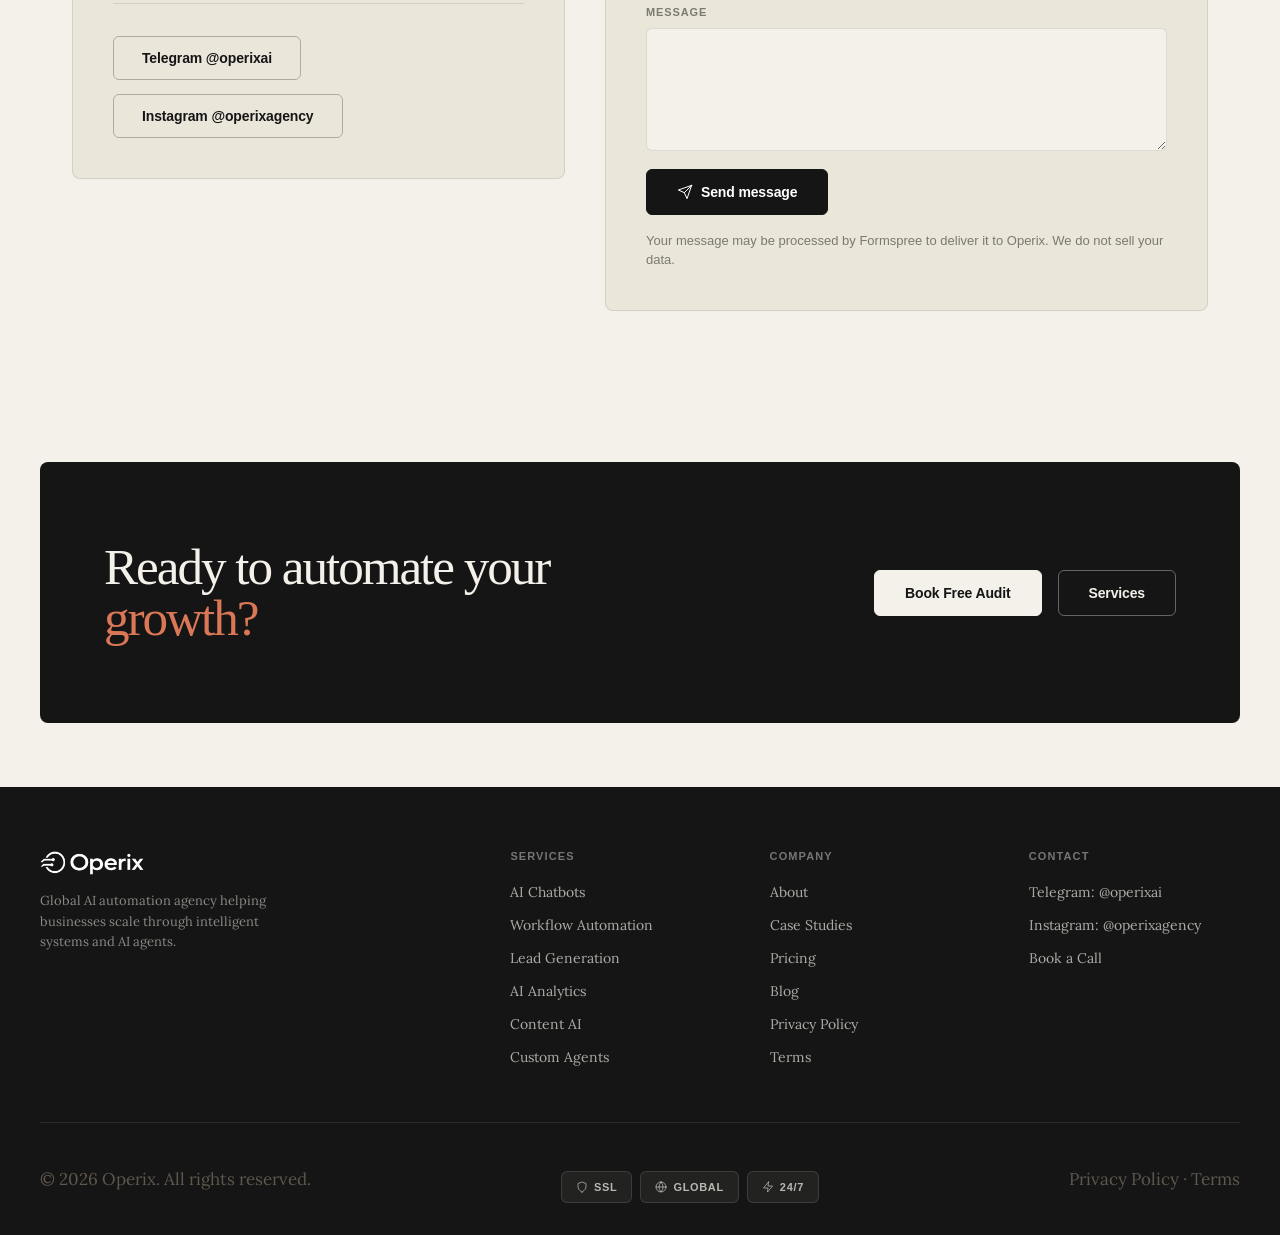
<file: contact.html>
<!DOCTYPE html>
<html lang="en">
<head>
<meta charset="UTF-8">
<meta name="viewport" content="width=device-width, initial-scale=1.0">
<meta name="description" content="Operix — AI Automation Agency">
<title>Contact — Operix</title>
<link rel="stylesheet" href="css/main.css?v=20260612-mobileperfect1">
<link rel="icon" type="image/png" sizes="32x32" href="/operix/operix-tab-icon-32.png?v=20260610-hard4">
<link rel="icon" type="image/png" sizes="16x16" href="/operix/operix-tab-icon-16.png?v=20260610-hard4">
<link rel="shortcut icon" href="/operix/operix-tab-icon.ico?v=20260610-hard4" type="image/x-icon">
<link rel="apple-touch-icon" sizes="180x180" href="/operix/operix-apple-touch-icon.png?v=20260610-hard4">
<link rel="manifest" href="/operix/site.webmanifest?v=20260610-hard4">
<link href="https://fonts.googleapis.com/css2?family=Poppins:wght@400;500;600;700;800;900&family=Lora:ital,wght@0,400;0,500;0,600;0,700;1,400;1,500&display=swap" rel="stylesheet">
</head>
<body>
<div id="nav-placeholder"></div>

<header class="page-header">
  <span class="label" data-p="contact_kicker"></span>
  <h1 data-p="contact_h1"></h1>
  <p data-p="contact_sub"></p>
</header>
<section class="clean-wrap">
  <div class="contact-clean-grid">
    <aside class="contact-card anim">
      <span class="clean-kicker" data-p="contact_left_h"></span>
      <p data-p="contact_left_p"></p>
      <ul class="clean-list">
        <li data-p="contact_b1"></li>
        <li data-p="contact_b2"></li>
        <li data-p="contact_b3"></li>
        <li data-p="contact_b4"></li>
        <li data-p="contact_b5"></li>
      </ul>
      <div class="clean-actions">
        <a href="https://t.me/operixai" target="_blank" rel="noopener noreferrer" class="btn btn-ghost">Telegram @operixai</a>
        <a href="https://www.instagram.com/operixagency/" target="_blank" rel="noopener noreferrer" class="btn btn-ghost">Instagram @operixagency</a>
      </div>
    </aside>
    <div class="contact-card anim">
      <h2 style="font-size:clamp(28px,3.2vw,44px)" data-p="contact_form_h"></h2>
      <p data-p="contact_form_p"></p>
      <form id="lead-form" class="contact-form">
        <div class="form-row-clean">
          <div class="form-group-clean"><label class="form-label" data-p="contact_name"></label><input class="form-input" type="text" name="name" required></div>
          <div class="form-group-clean"><label class="form-label" data-p="contact_email"></label><input class="form-input" type="email" name="email" required></div>
        </div>
        <div class="form-row-clean">
          <div class="form-group-clean"><label class="form-label" data-p="contact_company"></label><input class="form-input" type="text" name="company"></div>
          <div class="form-group-clean"><label class="form-label" data-p="contact_budget"></label><select class="form-select" name="budget"><option value="">—</option><option>$300 – $500</option><option>$500 – $1,000</option><option>$1,000 – $3,000</option><option>$3,000+</option></select></div>
        </div>
        <div class="form-group-clean"><label class="form-label" data-p="contact_service"></label><select class="form-select" name="service"><option>AI Customer Support</option><option>Workflow Automation</option><option>AI Lead Generation</option><option>AI Analytics</option><option>AI Content Machine</option><option>Custom AI Agent</option><option>Not sure yet</option></select></div>
        <div class="form-group-clean"><label class="form-label" data-p="contact_message"></label><textarea class="form-textarea" name="message" rows="5" required></textarea></div>
        <button type="submit" class="btn btn-primary btn-lg" id="submit-btn"><svg width="16" height="16"><use href="#i-send"/></svg><span id="submit-text" data-p="contact_send"></span></button>
        <p class="form-hint" data-p="contact_privacy"></p>
      </form>
      <div class="success-state-clean" id="success-state">
        <h3 data-p="contact_success_h"></h3>
        <p data-p="contact_success_p"></p>
      </div>
    </div>
  </div>
</section>
<div id="footer-placeholder"></div>
<script src="js/layout.js?v=20260612-footerpolish1"></script>
<script src="js/main.js?v=11"></script>
<script src="js/page-copy.js?v=20260611-proof1"></script>
<script>
// ── FORM SUBMISSION: Formspree (email) + Google Forms (response database) ──
const FORMSPREE_URL = 'https://formspree.io/f/mwvjowed';
// Hidden Google Form endpoint. Formspree remains the primary email channel.
const GOOGLE_FORM_URL = 'https://docs.google.com/forms/d/e/1FAIpQLSchZEa61OI7zEETBlUXdk-KrpZBlXhiKxxQFIOaEpUJWe0qnA/formResponse';
const GOOGLE_FORM_FIELDS = {
  name: 'entry.2071930142',
  email: 'entry.1650173209',
  company: 'entry.1738699874',
  budget: 'entry.615340276',
  service: 'entry.728902409',
  message: 'entry.1009440002',
  submitted_at: 'entry.868583872',
  page_lang: 'entry.1491191364'
};

document.addEventListener('DOMContentLoaded', () => {
  const form = document.getElementById('lead-form');
  const success = document.getElementById('success-state');
  const submitBtn = document.getElementById('submit-btn');
  const submitTxt = document.getElementById('submit-text');
  if (!form) return;

  form.addEventListener('submit', async e => {
    e.preventDefault();
    const lang = localStorage.getItem('operix_lang') === 'ru' ? 'ru' : 'en';
    const original = submitTxt.textContent;
    submitBtn.disabled = true;
    submitTxt.textContent = lang === 'ru' ? 'Отправляем...' : 'Sending...';
    if (navigator.vibrate) navigator.vibrate([10,40,70]);

    const payload = Object.fromEntries(new FormData(form).entries());
    payload.submitted_at = new Date().toISOString();
    payload.page_lang = lang;

    try {
      // ── Send to Formspree ──
      const res = await fetch(FORMSPREE_URL, {
        method: 'POST',
        headers: { 'Content-Type': 'application/json', 'Accept': 'application/json' },
        body: JSON.stringify(payload)
      });
      if (!res.ok) throw new Error('Formspree failed');

      // ── Send to Google Forms (fire and forget, don't block UX) ──
      if (GOOGLE_FORM_URL) {
        const googleFormData = new URLSearchParams();
        Object.entries(GOOGLE_FORM_FIELDS).forEach(([key, entryId]) => {
          googleFormData.append(entryId, payload[key] || '');
        });
        fetch(GOOGLE_FORM_URL, {
          method: 'POST',
          mode: 'no-cors',
          headers: { 'Content-Type': 'application/x-www-form-urlencoded' },
          body: googleFormData
        }).catch(() => {}); // silent fail — Formspree already got it
      }

      // ── Success ──
      form.style.display = 'none';
      success.style.display = 'block';
      if (navigator.vibrate) navigator.vibrate([15,30,15,30,80]);

    } catch (err) {
      submitBtn.disabled = false;
      submitTxt.textContent = original || (lang === 'ru' ? 'Отправить' : 'Send message');
      let error = document.getElementById('form-error');
      if (!error) {
        error = document.createElement('p');
        error.id = 'form-error';
        error.className = 'form-hint';
        error.style.color = '#b91c1c';
        form.appendChild(error);
      }
      error.textContent = lang === 'ru'
        ? 'Ошибка. Напишите нам в Telegram: @operixai'
        : 'Error. Message us on Telegram: @operixai';
    }
  });
});
</script>
<script src="js/video-motion.js?v=20260611-videobadge2"></script>
<script src="js/mobile-smooth.js?v=20260611-mobilefix1"></script>
</body>
</html>
</file>
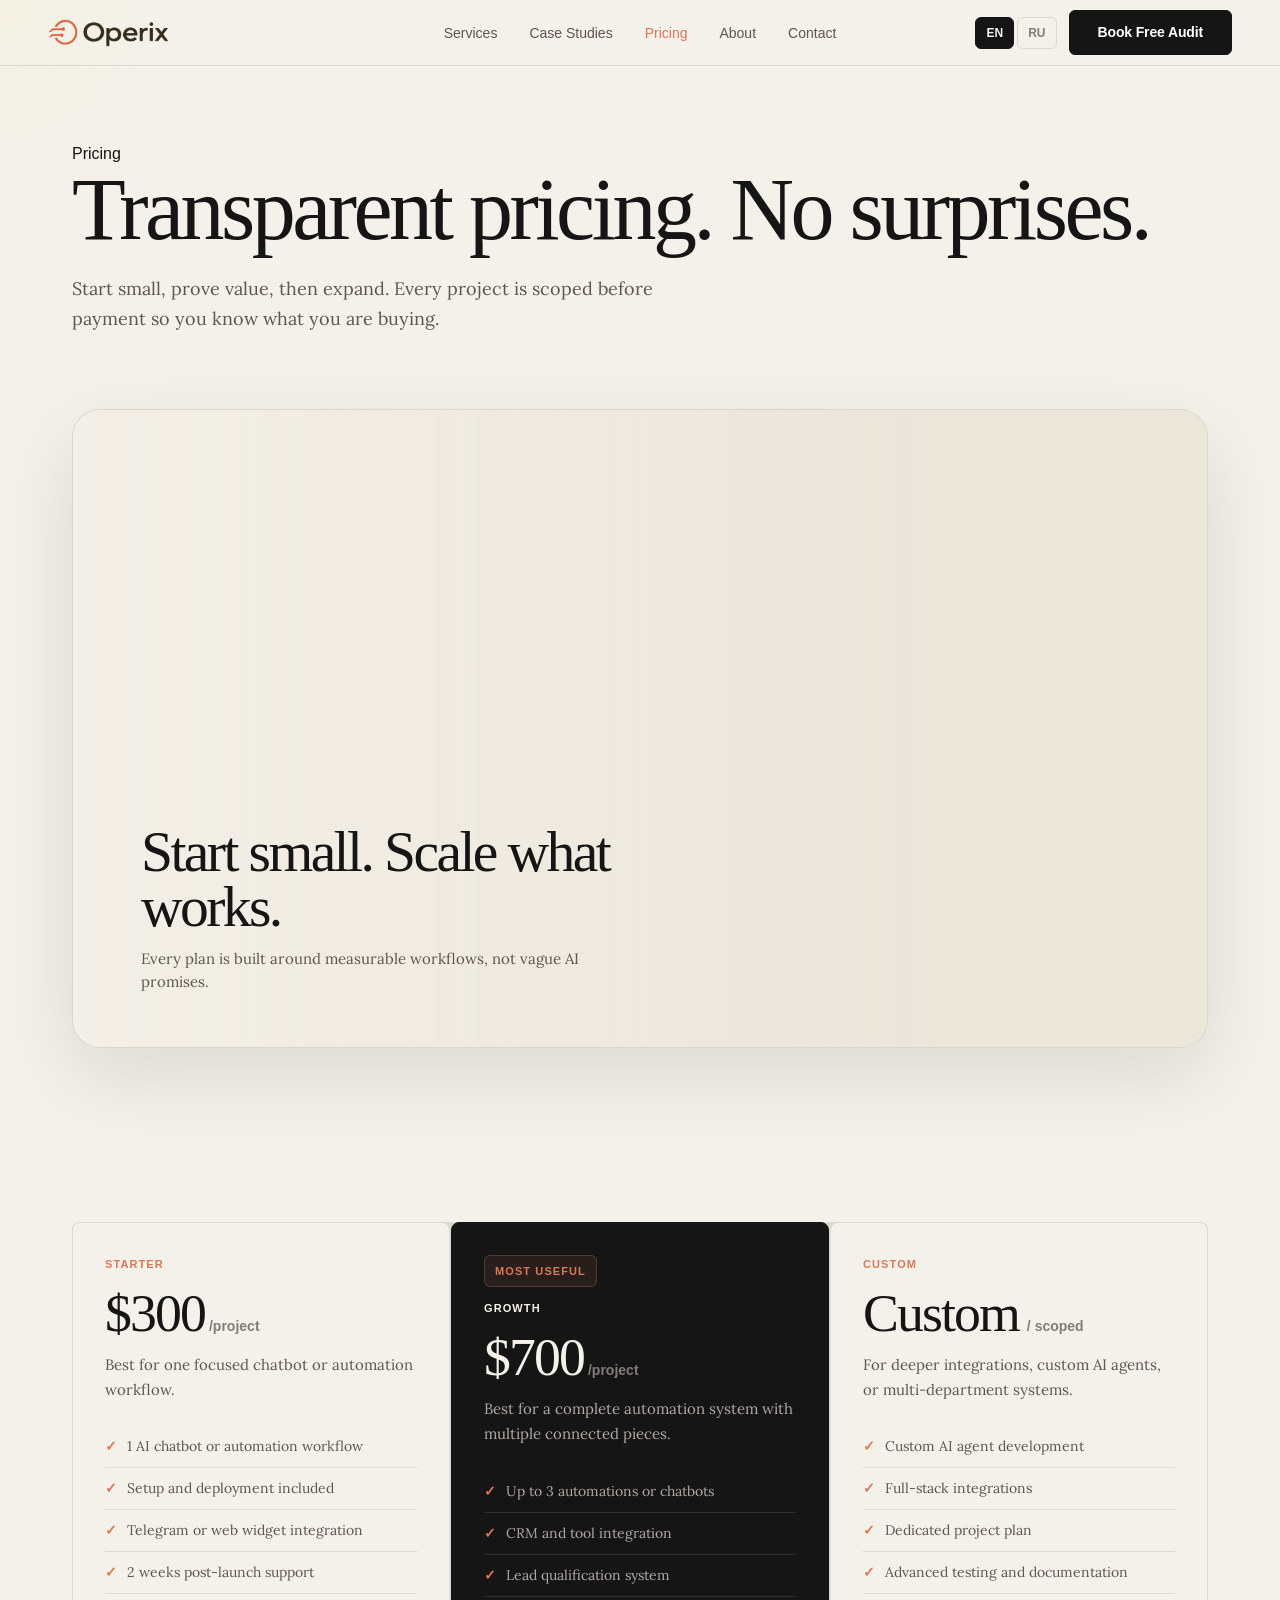
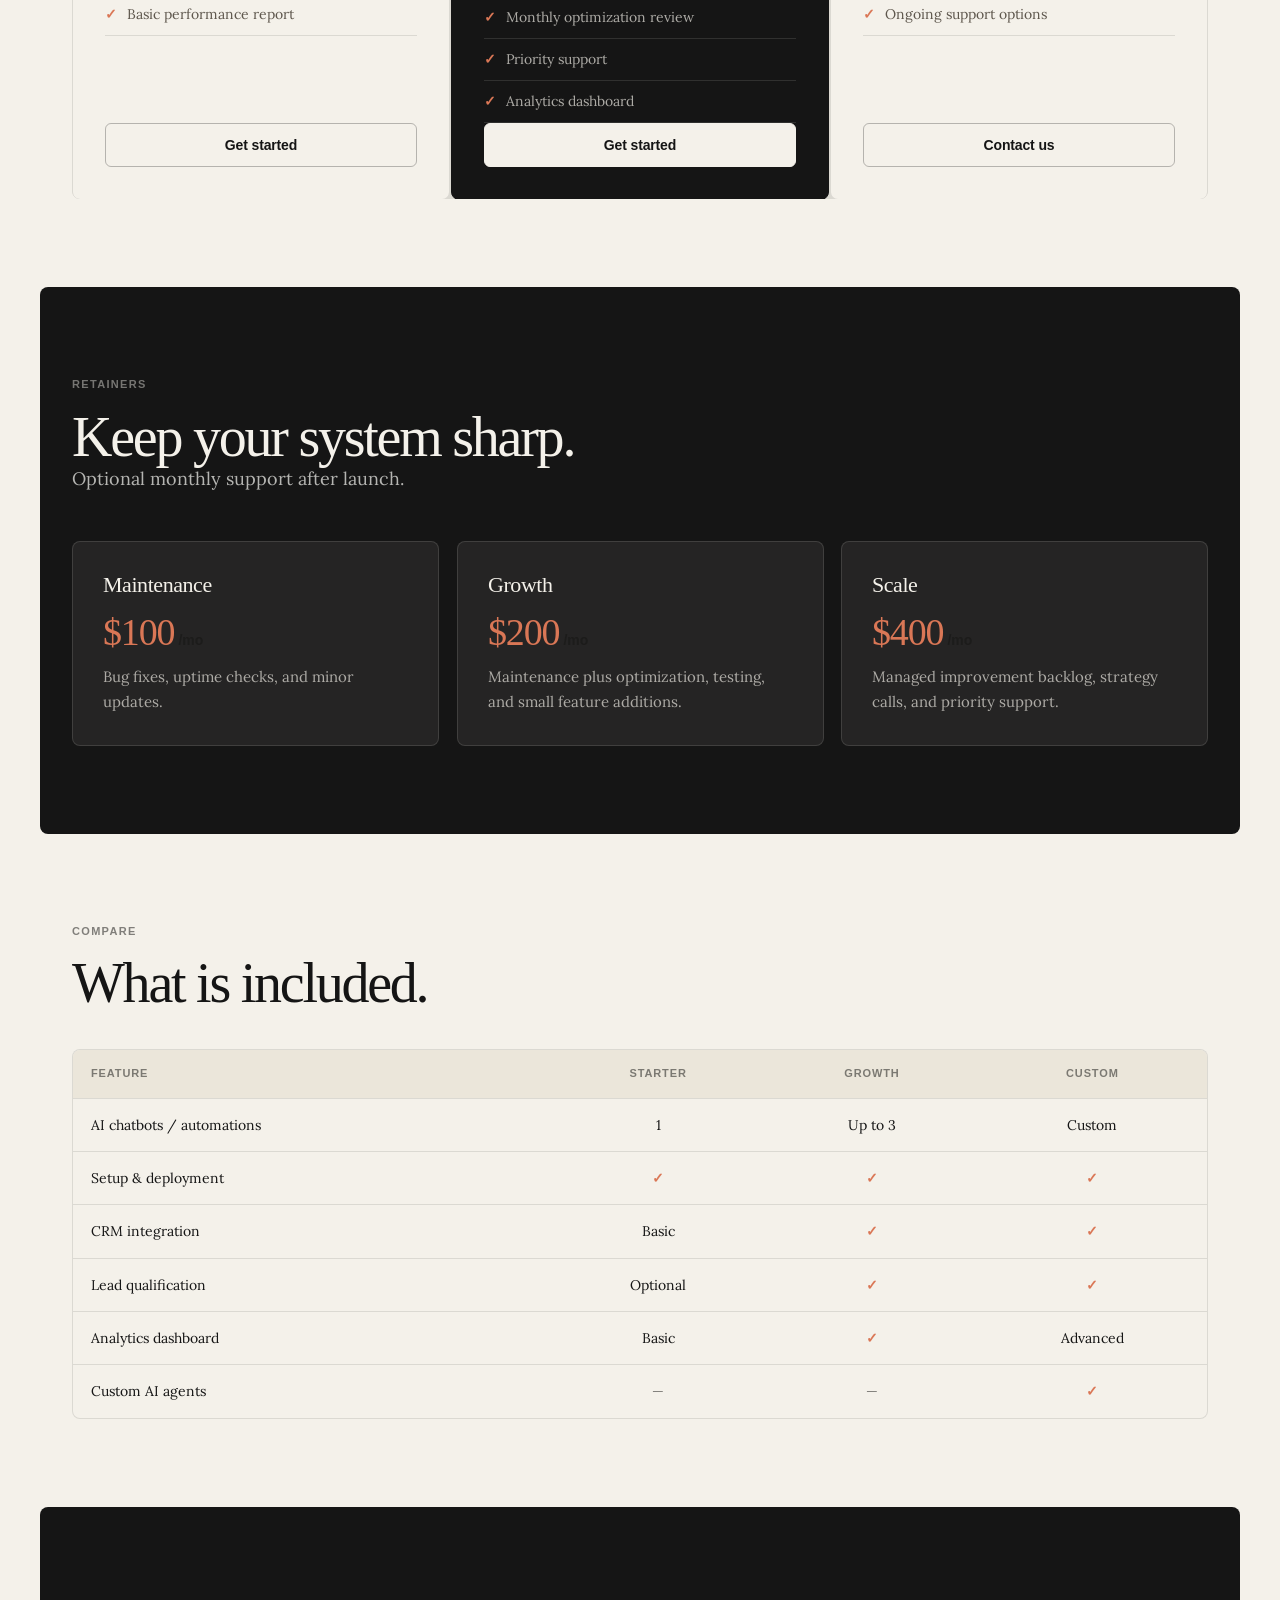
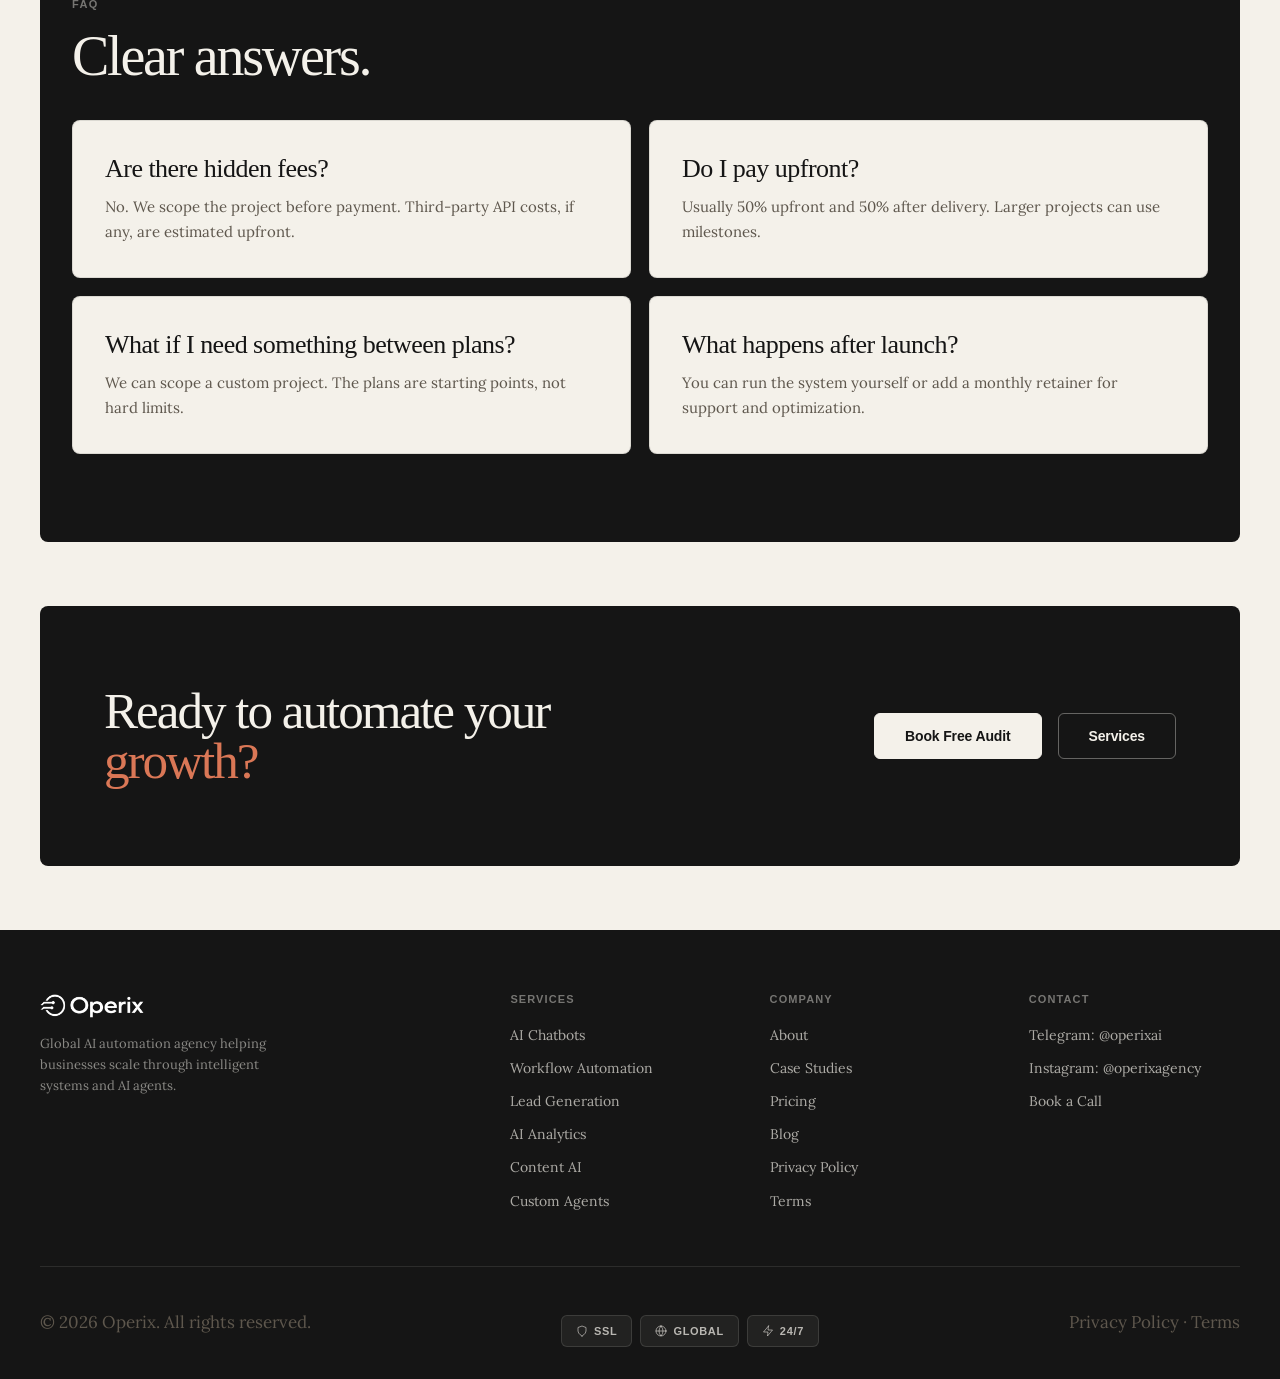
<file: pricing.html>
<!DOCTYPE html>
<html lang="en">
<head>
<meta charset="UTF-8">
<meta name="viewport" content="width=device-width, initial-scale=1.0">
<meta name="description" content="Operix — AI Automation Agency">
<title>Pricing — Operix</title>
<link rel="stylesheet" href="css/main.css?v=20260612-mobileperfect1">
<link rel="icon" type="image/png" sizes="32x32" href="/operix/operix-tab-icon-32.png?v=20260610-hard4">
<link rel="icon" type="image/png" sizes="16x16" href="/operix/operix-tab-icon-16.png?v=20260610-hard4">
<link rel="shortcut icon" href="/operix/operix-tab-icon.ico?v=20260610-hard4" type="image/x-icon">
<link rel="apple-touch-icon" sizes="180x180" href="/operix/operix-apple-touch-icon.png?v=20260610-hard4">
<link rel="manifest" href="/operix/site.webmanifest?v=20260610-hard4">
<link href="https://fonts.googleapis.com/css2?family=Poppins:wght@400;500;600;700;800;900&family=Lora:ital,wght@0,400;0,500;0,600;0,700;1,400;1,500&display=swap" rel="stylesheet">
</head>
<body>
<div id="nav-placeholder"></div>

<header class="page-header">
  <span class="label" data-p="pricing_kicker"></span>
  <h1 data-p="pricing_h1"></h1>
  <p data-p="pricing_sub"></p>
</header>
<section class="clean-wrap">
  <div class="pricing-grid clean-pricing">
    <div class="plan anim">
      <div class="plan-name" data-p="plan1_name"></div>
      <div class="plan-price"><span data-p="plan1_price"></span><span class="suffix" data-p="plan1_suffix"></span></div>
      <div class="plan-desc" data-p="plan1_desc"></div>
      <ul class="plan-features"><li><span class="check">✓</span><span data-p="plan1_f1"></span></li><li><span class="check">✓</span><span data-p="plan1_f2"></span></li><li><span class="check">✓</span><span data-p="plan1_f3"></span></li><li><span class="check">✓</span><span data-p="plan1_f4"></span></li><li><span class="check">✓</span><span data-p="plan1_f5"></span></li></ul>
      <a href="contact.html" class="btn btn-ghost" data-p="pricing_btn_start"></a>
    </div>
    <div class="plan featured anim">
      <div class="plan-tag" data-p="plan2_tag"></div>
      <div class="plan-name" data-p="plan2_name"></div>
      <div class="plan-price"><span data-p="plan2_price"></span><span class="suffix" data-p="plan2_suffix"></span></div>
      <div class="plan-desc" data-p="plan2_desc"></div>
      <ul class="plan-features"><li><span class="check">✓</span><span data-p="plan2_f1"></span></li><li><span class="check">✓</span><span data-p="plan2_f2"></span></li><li><span class="check">✓</span><span data-p="plan2_f3"></span></li><li><span class="check">✓</span><span data-p="plan2_f4"></span></li><li><span class="check">✓</span><span data-p="plan2_f5"></span></li><li><span class="check">✓</span><span data-p="plan2_f6"></span></li></ul>
      <a href="contact.html" class="btn btn-primary" data-p="pricing_btn_start"></a>
    </div>
    <div class="plan anim">
      <div class="plan-name" data-p="plan3_name"></div>
      <div class="plan-price"><span data-p="plan3_price"></span><span class="suffix" data-p="plan3_suffix"></span></div>
      <div class="plan-desc" data-p="plan3_desc"></div>
      <ul class="plan-features"><li><span class="check">✓</span><span data-p="plan3_f1"></span></li><li><span class="check">✓</span><span data-p="plan3_f2"></span></li><li><span class="check">✓</span><span data-p="plan3_f3"></span></li><li><span class="check">✓</span><span data-p="plan3_f4"></span></li><li><span class="check">✓</span><span data-p="plan3_f5"></span></li></ul>
      <a href="contact.html" class="btn btn-ghost" data-p="pricing_btn_contact"></a>
    </div>
  </div>
</section>

<section class="section section-dark">
  <span class="clean-kicker" data-p="retainer_kicker"></span>
  <h2 class="section-title" data-p="retainer_h"></h2>
  <p class="clean-sub" style="color:rgba(250,249,245,.7)!important;margin-bottom:46px" data-p="retainer_sub"></p>
  <div class="addons-grid">
    <div class="addon anim"><h4 data-p="retainer1_t"></h4><div class="addon-price">$100<span class="suffix">/mo</span></div><p data-p="retainer1_p"></p></div>
    <div class="addon anim"><h4 data-p="retainer2_t"></h4><div class="addon-price">$200<span class="suffix">/mo</span></div><p data-p="retainer2_p"></p></div>
    <div class="addon anim"><h4 data-p="retainer3_t"></h4><div class="addon-price">$400<span class="suffix">/mo</span></div><p data-p="retainer3_p"></p></div>
  </div>
</section>

<section class="clean-wrap">
  <span class="clean-kicker" data-p="compare_kicker"></span>
  <h2 class="section-title" style="margin-bottom:38px" data-p="compare_h"></h2>
  <div class="compare-wrap">
    <table class="compare-table">
      <thead><tr><th>Feature</th><th>Starter</th><th>Growth</th><th>Custom</th></tr></thead>
      <tbody>
        <tr><td>AI chatbots / automations</td><td>1</td><td>Up to 3</td><td>Custom</td></tr>
        <tr><td>Setup & deployment</td><td class="check-y">✓</td><td class="check-y">✓</td><td class="check-y">✓</td></tr>
        <tr><td>CRM integration</td><td>Basic</td><td class="check-y">✓</td><td class="check-y">✓</td></tr>
        <tr><td>Lead qualification</td><td>Optional</td><td class="check-y">✓</td><td class="check-y">✓</td></tr>
        <tr><td>Analytics dashboard</td><td>Basic</td><td class="check-y">✓</td><td>Advanced</td></tr>
        <tr><td>Custom AI agents</td><td class="check-n">—</td><td class="check-n">—</td><td class="check-y">✓</td></tr>
      </tbody>
    </table>
  </div>
</section>

<section class="section section-dark">
  <span class="clean-kicker" data-p="faq_kicker"></span>
  <h2 class="section-title" style="margin-bottom:36px" data-p="faq_h"></h2>
  <div class="clean-grid-2">
    <div class="outcome-card"><h3 data-p="faq1_q"></h3><p data-p="faq1_a"></p></div>
    <div class="outcome-card"><h3 data-p="faq2_q"></h3><p data-p="faq2_a"></p></div>
    <div class="outcome-card"><h3 data-p="faq3_q"></h3><p data-p="faq3_a"></p></div>
    <div class="outcome-card"><h3 data-p="faq4_q"></h3><p data-p="faq4_a"></p></div>
  </div>
</section>
<div id="footer-placeholder"></div>
<script src="js/layout.js?v=20260612-footerpolish1"></script>
<script src="js/main.js?v=11"></script>
<script src="js/page-copy.js?v=20260611-proof1"></script>
<script src="js/video-motion.js?v=20260611-videobadge2"></script>
<script src="js/mobile-smooth.js?v=20260611-mobilefix1"></script>
</body>
</html>
</file>
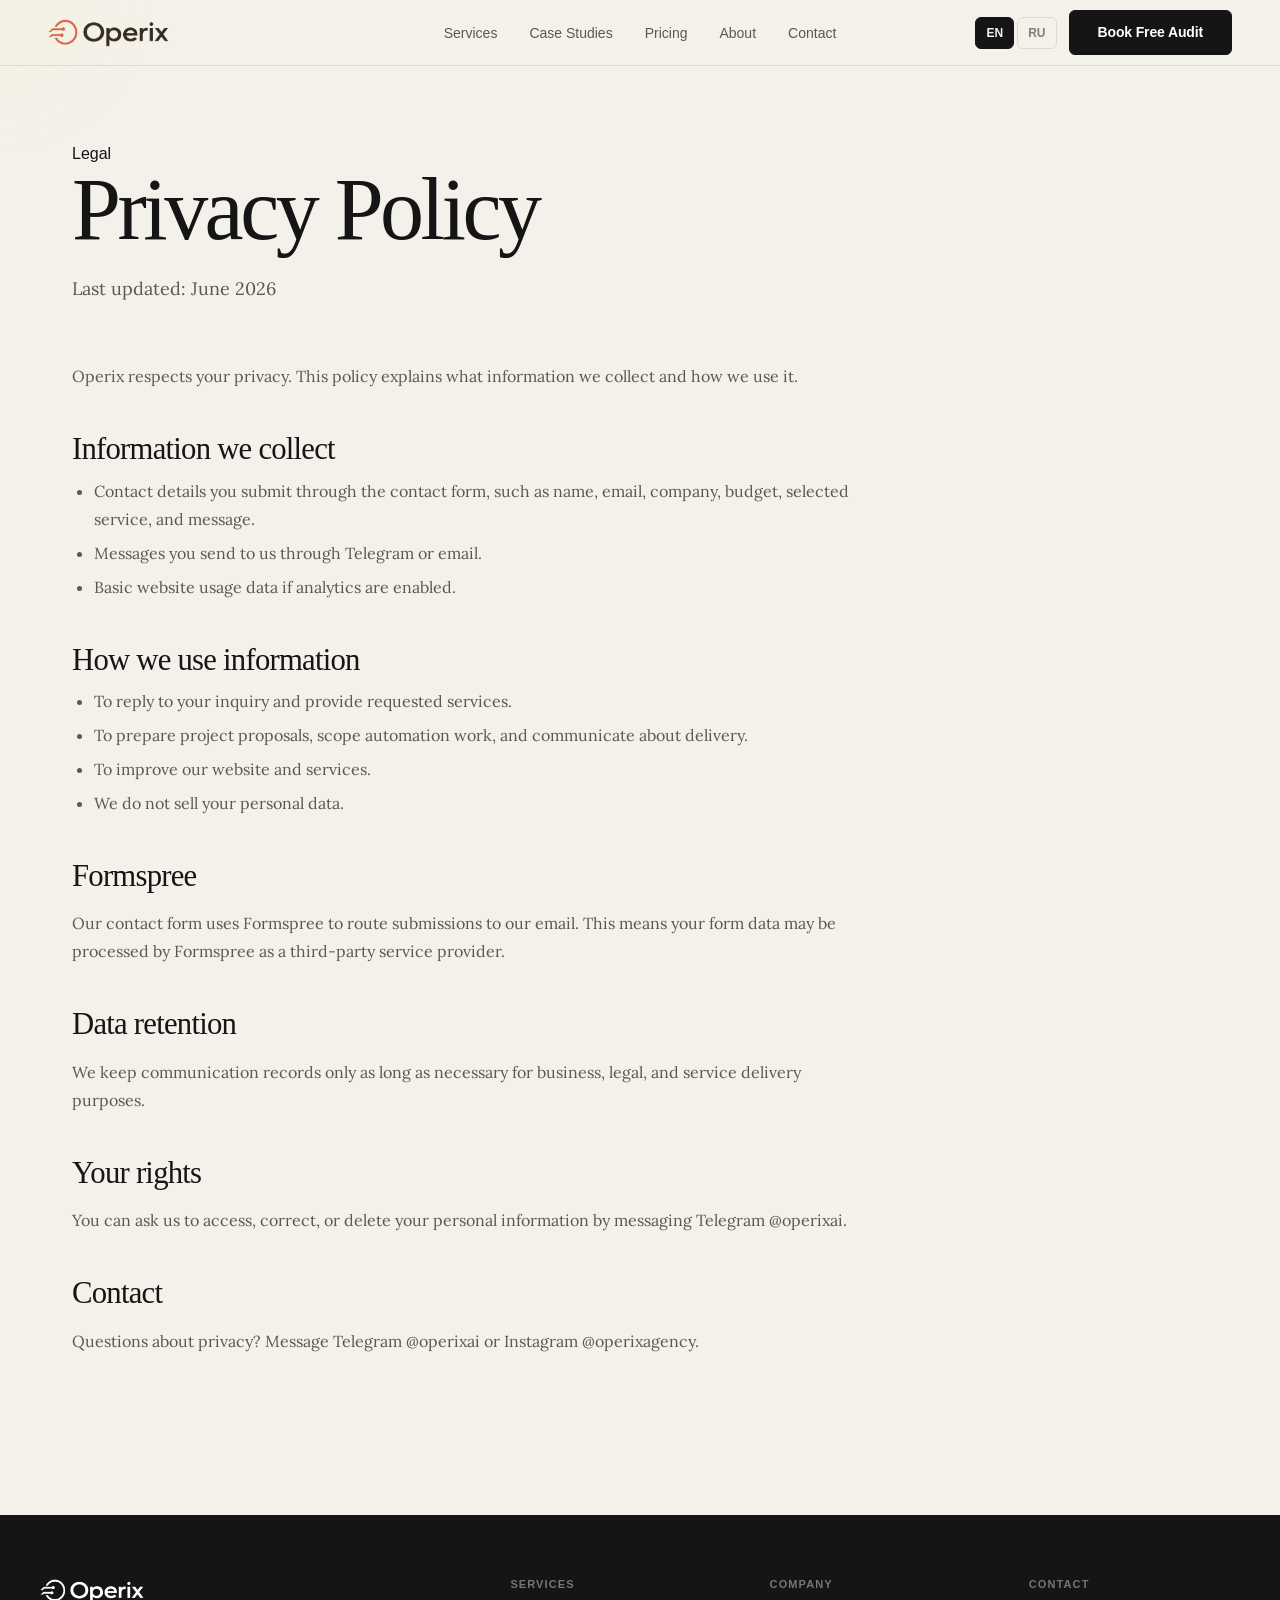
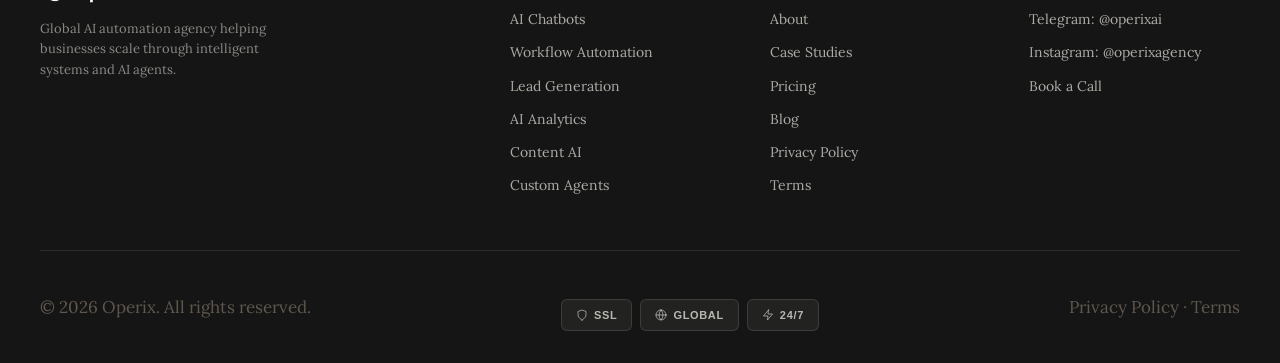
<file: privacy.html>
<!DOCTYPE html>
<html lang="en">
<head>
<meta charset="UTF-8">
<meta name="viewport" content="width=device-width, initial-scale=1.0">
<meta name="description" content="Operix — AI Automation Agency">
<title>Privacy Policy — Operix</title>
<link rel="stylesheet" href="css/main.css?v=20260612-mobileperfect1">
<link rel="icon" type="image/png" sizes="32x32" href="/operix/operix-tab-icon-32.png?v=20260610-hard4">
<link rel="icon" type="image/png" sizes="16x16" href="/operix/operix-tab-icon-16.png?v=20260610-hard4">
<link rel="shortcut icon" href="/operix/operix-tab-icon.ico?v=20260610-hard4" type="image/x-icon">
<link rel="apple-touch-icon" sizes="180x180" href="/operix/operix-apple-touch-icon.png?v=20260610-hard4">
<link rel="manifest" href="/operix/site.webmanifest?v=20260610-hard4">
<link href="https://fonts.googleapis.com/css2?family=Poppins:wght@400;500;600;700;800;900&family=Lora:ital,wght@0,400;0,500;0,600;0,700;1,400;1,500&display=swap" rel="stylesheet">
</head>
<body class="legal-page">
<div id="nav-placeholder"></div>

<header class="page-header">
  <span class="label" data-p="privacy_kicker"></span>
  <h1 data-p="privacy_h1"></h1>
  <p data-p="privacy_sub"></p>
</header>
<section class="clean-wrap legal-wrap">
  <div class="legal-body">
    <p data-p="privacy_intro"></p>
    <h2 data-p="privacy_h2_1"></h2>
    <ul><li data-p="privacy_l1"></li><li data-p="privacy_l2"></li><li data-p="privacy_l3"></li></ul>
    <h2 data-p="privacy_h2_2"></h2>
    <ul><li data-p="privacy_l4"></li><li data-p="privacy_l5"></li><li data-p="privacy_l6"></li><li data-p="privacy_l7"></li></ul>
    <h2 data-p="privacy_h2_3"></h2><p data-p="privacy_p3"></p>
    <h2 data-p="privacy_h2_4"></h2><p data-p="privacy_p4"></p>
    <h2 data-p="privacy_h2_5"></h2><p data-p="privacy_p5"></p>
    <h2 data-p="privacy_h2_6"></h2><p data-p="privacy_p6"></p>
  </div>
</section>
<div id="footer-placeholder"></div>
<script src="js/layout.js?v=20260612-footerpolish1"></script>
<script src="js/main.js?v=11"></script>
<script src="js/page-copy.js?v=20260611-proof1"></script>
<script src="js/video-motion.js?v=20260611-videobadge2"></script>
<script src="js/mobile-smooth.js?v=20260611-mobilefix1"></script>
</body>
</html>
</file>
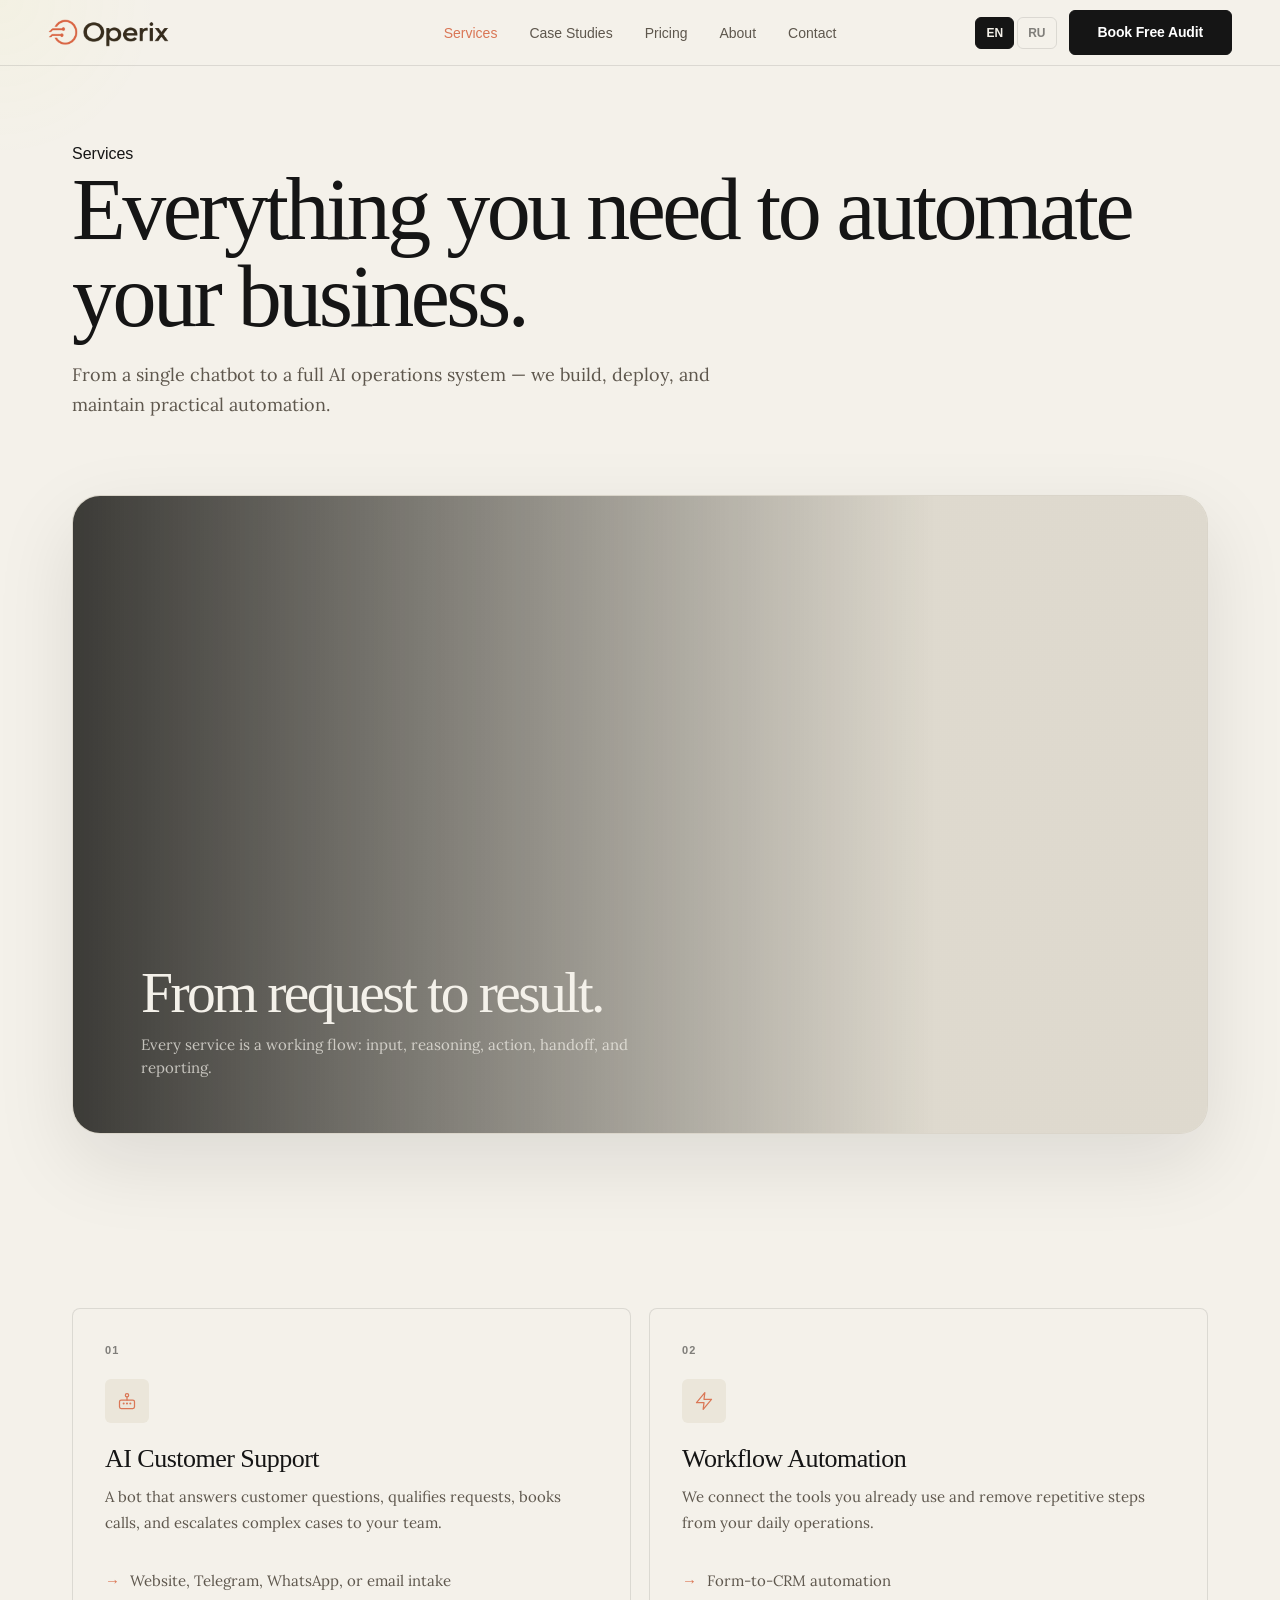
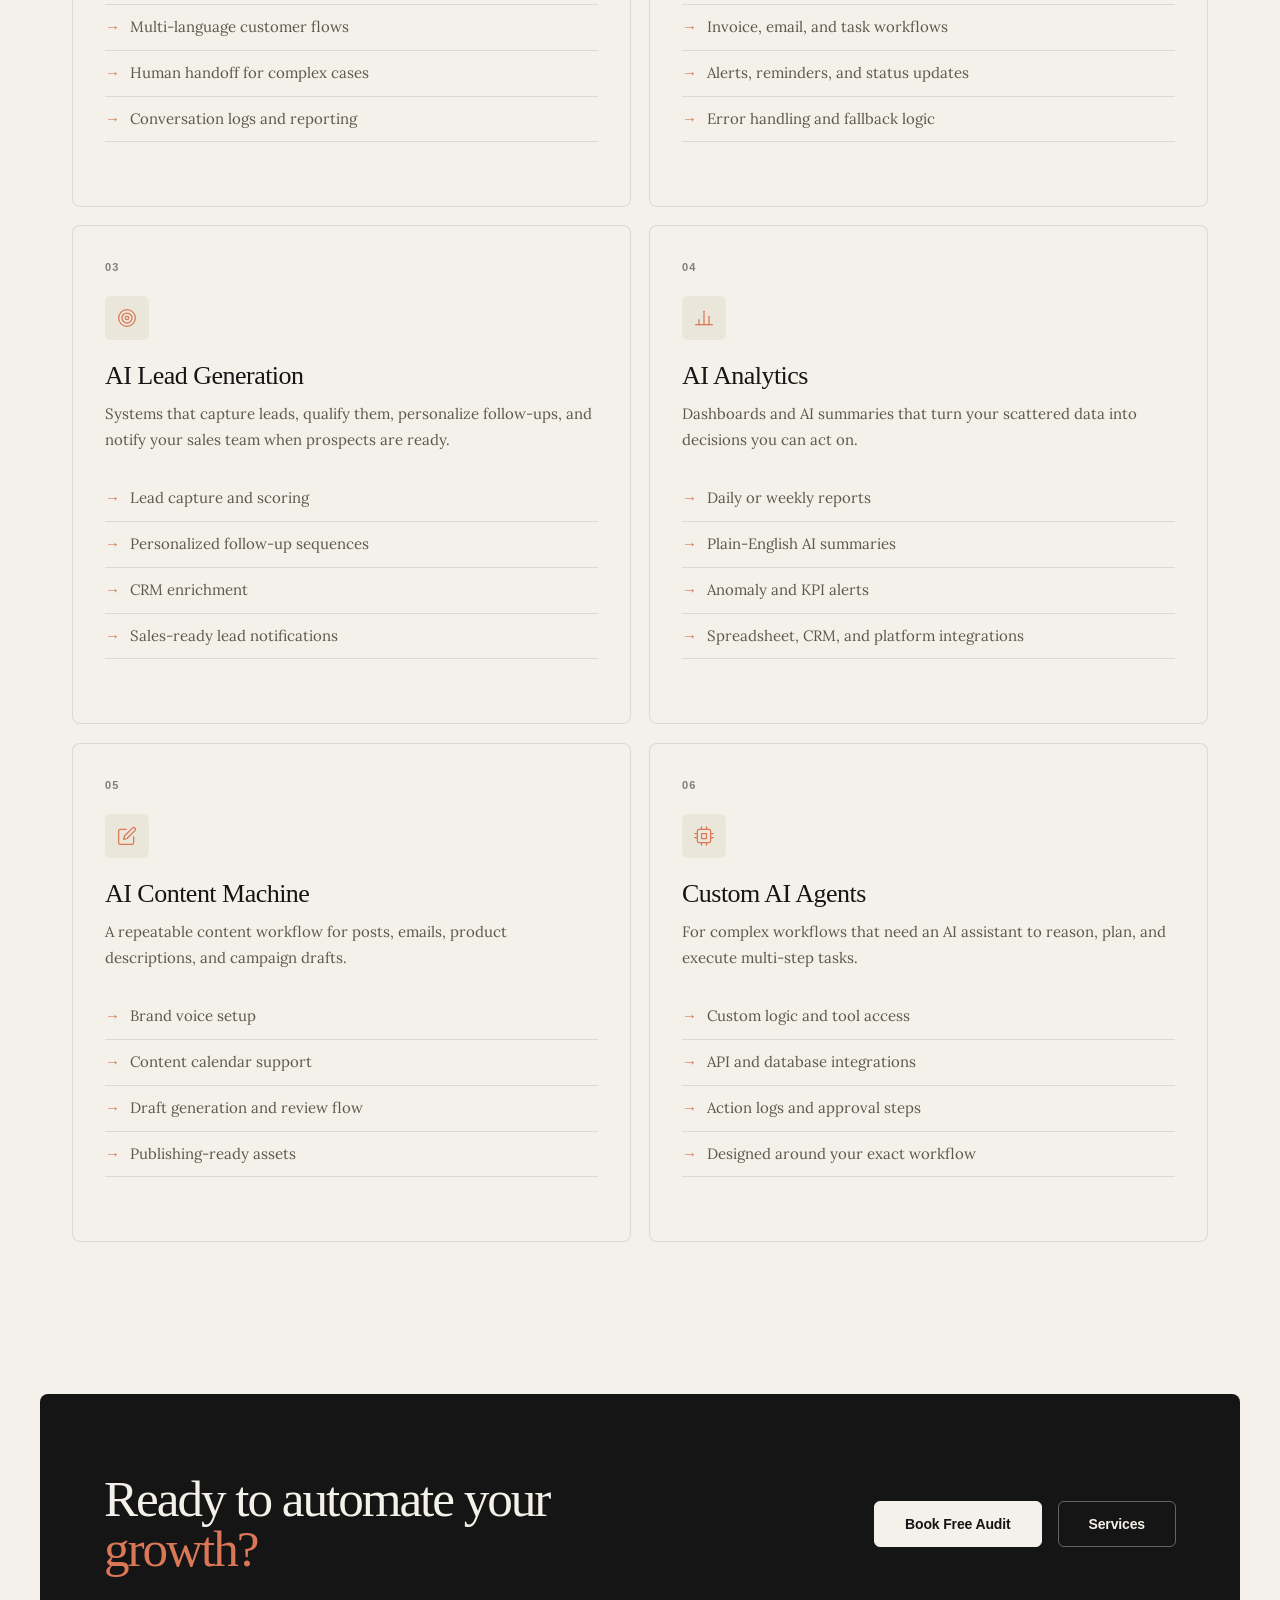
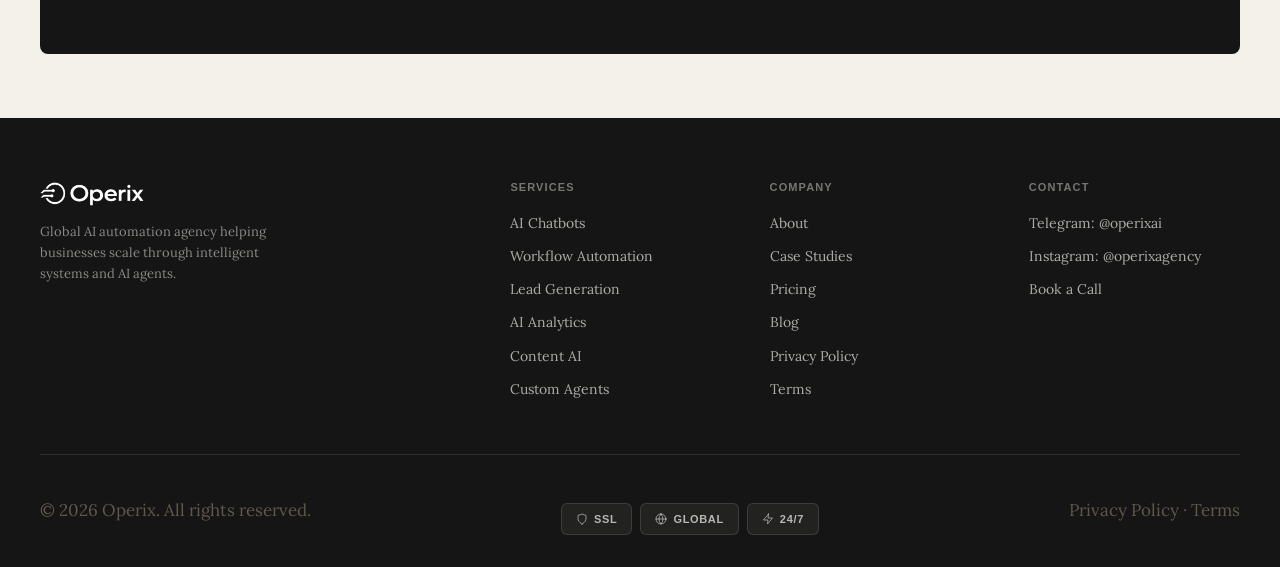
<file: services.html>
<!DOCTYPE html>
<html lang="en">
<head>
<meta charset="UTF-8">
<meta name="viewport" content="width=device-width, initial-scale=1.0">
<meta name="description" content="Operix — AI Automation Agency">
<title>Services — Operix</title>
<link rel="stylesheet" href="css/main.css?v=20260612-mobileperfect1">
<link rel="icon" type="image/png" sizes="32x32" href="/operix/operix-tab-icon-32.png?v=20260610-hard4">
<link rel="icon" type="image/png" sizes="16x16" href="/operix/operix-tab-icon-16.png?v=20260610-hard4">
<link rel="shortcut icon" href="/operix/operix-tab-icon.ico?v=20260610-hard4" type="image/x-icon">
<link rel="apple-touch-icon" sizes="180x180" href="/operix/operix-apple-touch-icon.png?v=20260610-hard4">
<link rel="manifest" href="/operix/site.webmanifest?v=20260610-hard4">
<link href="https://fonts.googleapis.com/css2?family=Poppins:wght@400;500;600;700;800;900&family=Lora:ital,wght@0,400;0,500;0,600;0,700;1,400;1,500&display=swap" rel="stylesheet">
</head>
<body>
<div id="nav-placeholder"></div>

<header class="page-header">
  <span class="label" data-p="services_kicker"></span>
  <h1 data-p="services_h1"></h1>
  <p data-p="services_sub"></p>
</header>
<section class="clean-wrap">
  <div class="clean-grid-2">
    <div class="clean-card anim" id="chatbots"><div class="clean-num">01</div><div class="clean-icon"><svg><use href="#i-bot"/></svg></div><h3 data-p="svc1_t"></h3><p data-p="svc1_d"></p><ul class="clean-list"><li data-p="svc1_f1"></li><li data-p="svc1_f2"></li><li data-p="svc1_f3"></li><li data-p="svc1_f4"></li></ul></div>
    <div class="clean-card anim" id="automation"><div class="clean-num">02</div><div class="clean-icon"><svg><use href="#i-zap"/></svg></div><h3 data-p="svc2_t"></h3><p data-p="svc2_d"></p><ul class="clean-list"><li data-p="svc2_f1"></li><li data-p="svc2_f2"></li><li data-p="svc2_f3"></li><li data-p="svc2_f4"></li></ul></div>
    <div class="clean-card anim" id="leads"><div class="clean-num">03</div><div class="clean-icon"><svg><use href="#i-target"/></svg></div><h3 data-p="svc3_t"></h3><p data-p="svc3_d"></p><ul class="clean-list"><li data-p="svc3_f1"></li><li data-p="svc3_f2"></li><li data-p="svc3_f3"></li><li data-p="svc3_f4"></li></ul></div>
    <div class="clean-card anim" id="analytics"><div class="clean-num">04</div><div class="clean-icon"><svg><use href="#i-chart"/></svg></div><h3 data-p="svc4_t"></h3><p data-p="svc4_d"></p><ul class="clean-list"><li data-p="svc4_f1"></li><li data-p="svc4_f2"></li><li data-p="svc4_f3"></li><li data-p="svc4_f4"></li></ul></div>
    <div class="clean-card anim" id="content"><div class="clean-num">05</div><div class="clean-icon"><svg><use href="#i-edit"/></svg></div><h3 data-p="svc5_t"></h3><p data-p="svc5_d"></p><ul class="clean-list"><li data-p="svc5_f1"></li><li data-p="svc5_f2"></li><li data-p="svc5_f3"></li><li data-p="svc5_f4"></li></ul></div>
    <div class="clean-card anim" id="agents"><div class="clean-num">06</div><div class="clean-icon"><svg><use href="#i-cpu"/></svg></div><h3 data-p="svc6_t"></h3><p data-p="svc6_d"></p><ul class="clean-list"><li data-p="svc6_f1"></li><li data-p="svc6_f2"></li><li data-p="svc6_f3"></li><li data-p="svc6_f4"></li></ul></div>
  </div>
</section>
<div id="footer-placeholder"></div>
<script src="js/layout.js?v=20260612-footerpolish1"></script>
<script src="js/main.js?v=11"></script>
<script src="js/page-copy.js?v=20260611-proof1"></script>
<script src="js/video-motion.js?v=20260611-videobadge2"></script>
<script src="js/mobile-smooth.js?v=20260611-mobilefix1"></script>
</body>
</html>
</file>
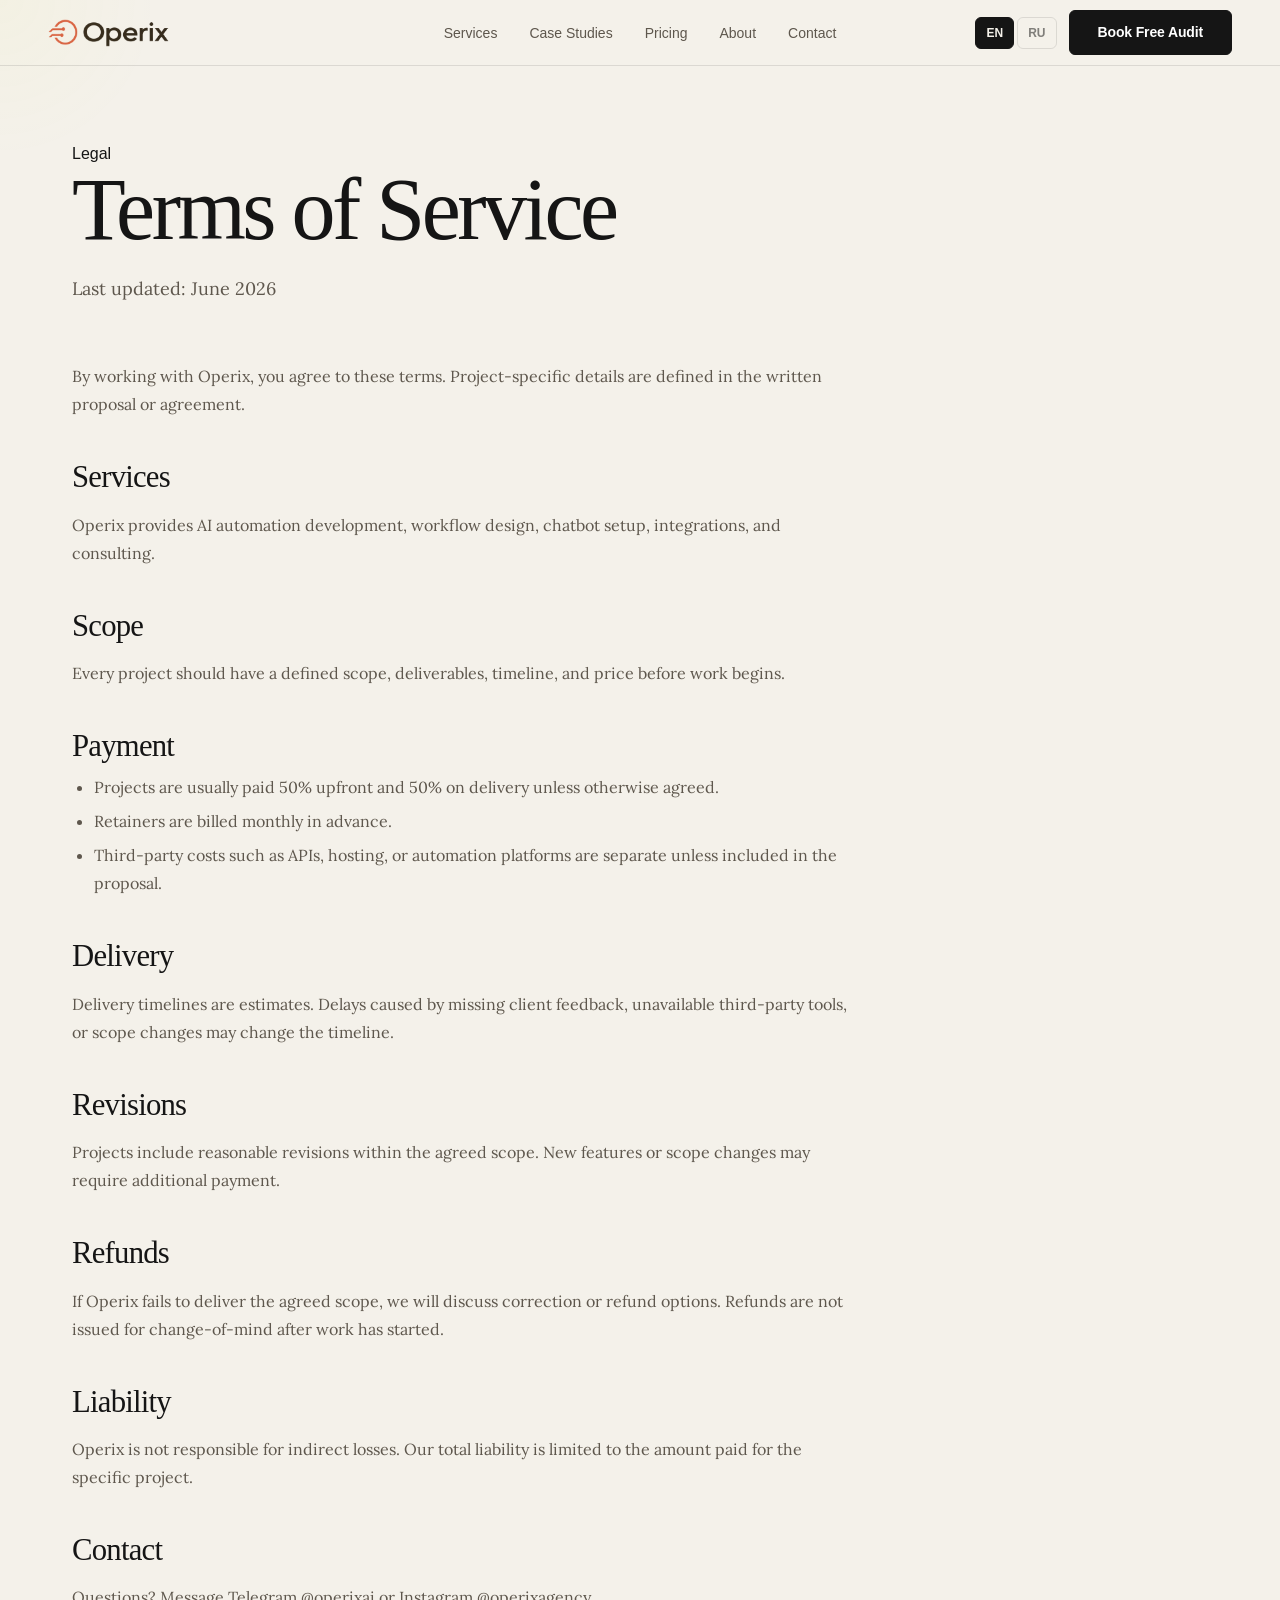
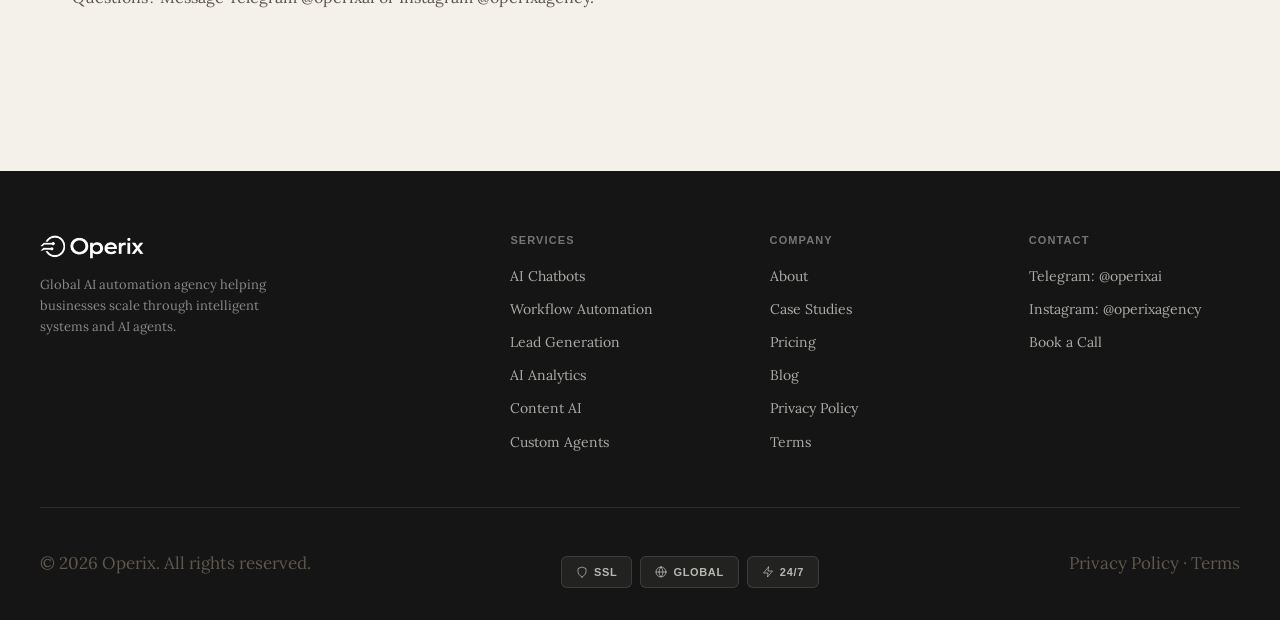
<file: terms.html>
<!DOCTYPE html>
<html lang="en">
<head>
<meta charset="UTF-8">
<meta name="viewport" content="width=device-width, initial-scale=1.0">
<meta name="description" content="Operix — AI Automation Agency">
<title>Terms of Service — Operix</title>
<link rel="stylesheet" href="css/main.css?v=20260612-mobileperfect1">
<link rel="icon" type="image/png" sizes="32x32" href="/operix/operix-tab-icon-32.png?v=20260610-hard4">
<link rel="icon" type="image/png" sizes="16x16" href="/operix/operix-tab-icon-16.png?v=20260610-hard4">
<link rel="shortcut icon" href="/operix/operix-tab-icon.ico?v=20260610-hard4" type="image/x-icon">
<link rel="apple-touch-icon" sizes="180x180" href="/operix/operix-apple-touch-icon.png?v=20260610-hard4">
<link rel="manifest" href="/operix/site.webmanifest?v=20260610-hard4">
<link href="https://fonts.googleapis.com/css2?family=Poppins:wght@400;500;600;700;800;900&family=Lora:ital,wght@0,400;0,500;0,600;0,700;1,400;1,500&display=swap" rel="stylesheet">
</head>
<body class="legal-page">
<div id="nav-placeholder"></div>

<header class="page-header">
  <span class="label" data-p="terms_kicker"></span>
  <h1 data-p="terms_h1"></h1>
  <p data-p="terms_sub"></p>
</header>
<section class="clean-wrap legal-wrap">
  <div class="legal-body">
    <p data-p="terms_intro"></p>
    <h2 data-p="terms_h2_1"></h2><p data-p="terms_p1"></p>
    <h2 data-p="terms_h2_2"></h2><p data-p="terms_p2"></p>
    <h2 data-p="terms_h2_3"></h2><ul><li data-p="terms_l1"></li><li data-p="terms_l2"></li><li data-p="terms_l3"></li></ul>
    <h2 data-p="terms_h2_4"></h2><p data-p="terms_p4"></p>
    <h2 data-p="terms_h2_5"></h2><p data-p="terms_p5"></p>
    <h2 data-p="terms_h2_6"></h2><p data-p="terms_p6"></p>
    <h2 data-p="terms_h2_7"></h2><p data-p="terms_p7"></p>
    <h2 data-p="terms_h2_8"></h2><p data-p="terms_p8"></p>
  </div>
</section>
<div id="footer-placeholder"></div>
<script src="js/layout.js?v=20260612-footerpolish1"></script>
<script src="js/main.js?v=11"></script>
<script src="js/page-copy.js?v=20260611-proof1"></script>
<script src="js/video-motion.js?v=20260611-videobadge2"></script>
<script src="js/mobile-smooth.js?v=20260611-mobilefix1"></script>
</body>
</html>
</file>
<file: css/main.css>
/* ═══════════════════════════════════════════════════════
   OPERIX — Single Master CSS
   Design: Anthropic-inspired (ivory, slate, terracotta)
   All previous CSS files replaced by this one file.
   ═══════════════════════════════════════════════════════ */

@import url('https://fonts.googleapis.com/css2?family=Poppins:wght@400;500;600;700;800;900&family=Lora:ital,wght@0,400;0,600;1,400&display=swap');

/* ── Variables ── */
:root {
  --ivory:    #f4f1ea;
  --ivory-2:  #ebe6da;
  --ivory-3:  #dfd6c7;
  --slate:    #151515;
  --slate-2:  #2b2822;
  --slate-3:  #5e574d;
  --muted:    rgba(21,21,19,0.52);
  --border:   rgba(21,21,19,0.11);
  --terracotta:   #da7756;
  --terracotta-2: #bd5d3a;
  --terracotta-bg: rgba(218,119,86,0.10);
  --radius-ui: 6px;
  --radius-panel: 8px;
  --ease: cubic-bezier(.22,1,.36,1);
  /* legacy aliases */
  --black: var(--ivory); --white: var(--slate);
  --accent: var(--terracotta); --accent2: var(--terracotta-2);
  --gray: var(--ivory-2); --gray2: var(--ivory-3); --gray3: #dbd8cc;
  --muted2: var(--muted); --bg: var(--ivory); --surface: var(--ivory-2);
}

/* ── Reset ── */
*, *::before, *::after { margin:0; padding:0; box-sizing:border-box; min-width:0; }
html { scroll-behavior:smooth; font-size:16px; }
html, body { max-width:100%; overflow-x:hidden; background:var(--ivory); color:var(--slate); }
img { max-width:100%; display:block; }
a { color:inherit; text-decoration:none; }
svg { stroke:currentColor; }
input, select, textarea { font-size:16px; }

body {
  font-family: 'Lora', Georgia, serif;
  line-height:1.65;
  -webkit-font-smoothing:antialiased;
  background:var(--ivory);
  color:var(--slate);
}

/* ── Typography ── */
h1, h2, h3, h4, h5, h6 {
  font-family: Georgia, 'Times New Roman', serif;
  font-weight:500;
  line-height:.98;
  letter-spacing:-.04em;
  color:var(--slate);
}
h1 { font-size: clamp(40px, 7vw, 88px); }
h2 { font-size: clamp(28px, 4.5vw, 56px); }
h3 { font-size: clamp(18px, 2.5vw, 26px); line-height:1.2; letter-spacing:-.02em; }
p  { font-family:'Lora', Georgia, serif; font-size:17px; line-height:1.7; color:var(--slate-3); }

/* UI elements use sans */
.btn, .lang-btn, .label, .section-label, .clean-kicker, .eyebrow,
.nav-links a, .badge, .card-price, .stat-desc, .stat-label, .niche-tag,
.pricing-plan-name, .pricing-price-note, .blog-tag, .case-tag, .step-circle,
.step-number, .proof-text, .t-name, .t-role, .author-name, .author-role,
.footer-col h4, .footer-col h5, .footer-copy, .footer-links a,
.form-label, .faq-q, .mobile-menu a {
  font-family: -apple-system, BlinkMacSystemFont, 'Inter', 'Segoe UI', Roboto, Arial, sans-serif;
}

.accent { color:var(--terracotta); }
.stroke { color:var(--muted); }
.text-muted { color:var(--muted); }

/* ── Nav ── */
nav {
  position:fixed; top:0; left:0; right:0; z-index:100;
  height:66px;
  display:flex; align-items:center;
  padding:0 clamp(16px,4vw,48px);
  background:rgba(244,241,234,.94);
  border-bottom:1px solid var(--border);
  backdrop-filter:blur(16px);
  -webkit-backdrop-filter:blur(16px);
}
nav .logo { flex-shrink:0; margin-right:auto; display:flex; align-items:center; }
nav .logo img { height:28px; width:auto; }
.nav-links {
  position:absolute; left:50%; transform:translateX(-50%);
  display:flex; align-items:center; gap:32px;
  list-style:none; margin:0; padding:0;
}
.nav-links li { list-style:none; }
.nav-links a {
  font-size:14px; font-weight:500;
  color:var(--slate-3); transition:color .2s;
}
.nav-links a:hover, .nav-links a.active { color:var(--terracotta); }
.nav-right { display:flex; align-items:center; gap:12px; margin-left:28px; flex-shrink:0; }
.lang-switch, .lang-switcher { display:flex; gap:3px; }
.lang-btn {
  min-width:38px; height:32px; padding:0 10px;
  border:1px solid var(--border); background:transparent;
  color:var(--muted); font-size:12px; font-weight:700; cursor:pointer;
  transition:all .2s; border-radius:var(--radius-ui);
}
.lang-btn.active { background:var(--slate); border-color:var(--slate); color:var(--ivory); }
.lang-btn:hover:not(.active) { border-color:var(--terracotta); color:var(--terracotta); }

/* ── Mobile menu button ── */
.mobile-menu-btn {
  display:none !important;
  width:42px; height:42px; padding:0;
  border:1px solid var(--border); background:transparent;
  align-items:center; justify-content:center; cursor:pointer;
  border-radius:var(--radius-ui); color:var(--slate);
}
.mobile-menu-btn .burger {
  width:22px; height:15px;
  display:flex; flex-direction:column; justify-content:space-between; align-items:flex-end;
}
.mobile-menu-btn .burger span {
  display:block; height:2px; background:var(--slate); border-radius:999px;
}
.mobile-menu-btn .burger span:nth-child(1) { width:22px; background:var(--terracotta); }
.mobile-menu-btn .burger span:nth-child(2) { width:17px; }
.mobile-menu-btn .burger span:nth-child(3) { width:12px; background:var(--terracotta); }

/* ── Mobile menu panel ── */
.mobile-menu {
  position:fixed; inset:0;
  z-index:99; background:var(--ivory);
  padding:94px 20px calc(24px + env(safe-area-inset-bottom));
  min-height:100vh; min-height:100dvh;
  overflow-y:auto; overscroll-behavior:contain;
  transform:translateX(100%); opacity:0;
  transition:transform .28s var(--ease), opacity .28s ease;
  display:flex; flex-direction:column; pointer-events:none;
}
.mobile-menu.open { transform:translateX(0); opacity:1; pointer-events:auto; }
.mobile-menu ul { list-style:none; padding:0; margin:0; display:flex; flex-direction:column; flex:1; }
.mobile-menu a {
  display:flex; align-items:center; justify-content:space-between;
  min-height:52px; border-bottom:1px solid var(--border);
  color:var(--slate); font-weight:600; font-size:16px; text-decoration:none;
  transition:color .2s;
}
.mobile-menu a:hover { color:var(--terracotta); }
.mobile-menu-bottom { display:flex; flex-direction:column; gap:12px; padding-top:24px; margin-top:auto; }
.mobile-menu .btn-primary,
.mobile-menu .btn-primary:hover {
  color:#fff;
}
html.menu-open, body.menu-open { overflow:hidden; }
body.menu-open { position:fixed; left:0; right:0; width:100%; }

/* ── Buttons ── */
.btn {
  display:inline-flex; align-items:center; justify-content:center;
  gap:8px; cursor:pointer; border:none; text-decoration:none;
  font-size:14px; font-weight:700; letter-spacing:-.01em;
  white-space:normal; text-wrap:balance; line-height:1.15;
  min-height:44px; border-radius:var(--radius-ui);
  transition:transform .2s var(--ease), background .2s, border-color .2s, color .2s, box-shadow .2s;
}
.btn svg { flex-shrink:0; }
.btn-primary { background:var(--slate); border:1.5px solid var(--slate); color:#fff; padding:13px 28px; }
.btn-primary:hover { background:var(--terracotta-2); border-color:var(--terracotta-2); transform:translateY(-2px); box-shadow:0 12px 28px rgba(189,93,58,.2); }
.btn-ghost { background:transparent; border:1.5px solid rgba(21,21,19,.28); color:var(--slate); padding:13px 28px; }
.btn-ghost:hover { background:var(--slate); border-color:var(--slate); color:#fff; transform:translateY(-2px); }
.btn-outline { background:transparent; border:1.5px solid var(--terracotta); color:var(--terracotta); padding:13px 28px; }
.btn-outline:hover { background:var(--terracotta); color:#fff; transform:translateY(-2px); }
.btn-xl { padding:16px 36px; font-size:15px; }
.btn-lg { padding:14px 30px; }
.btn-sm { padding:9px 18px; font-size:13px; }

/* CTA banner overrides */
.cta-banner .btn-ghost { border-color:rgba(244,241,234,.36); color:var(--ivory); }
.cta-banner .btn-ghost:hover { border-color:var(--ivory); background:rgba(244,241,234,.1); color:var(--ivory); }
.section-dark .btn-primary,
.cta-banner .btn-primary {
  background:var(--ivory);
  border-color:var(--ivory);
  color:var(--slate);
}
.section-dark .btn-primary:hover,
.cta-banner .btn-primary:hover {
  background:var(--terracotta);
  border-color:var(--terracotta);
  color:#fff;
}
.section-dark .btn-ghost { border-color:rgba(244,241,234,.3); color:var(--ivory); }
.section-dark .btn-ghost:hover { background:rgba(244,241,234,.1); border-color:var(--ivory); }

/* ── Layout ── */
.section { padding:88px 32px; max-width:1200px; margin:0 auto; }
.section-full { padding:88px 32px; background:var(--ivory-2); }
.section-dark { padding:88px 32px; background:var(--slate); }
.section.section-dark { border-radius:var(--radius-panel); overflow:hidden; }
.section-dark h1, .section-dark h2, .section-dark h3, .section-dark .section-title { color:var(--ivory); }
.section-dark p, .section-dark li { color:rgba(244,241,234,.70); }
.section-dark .label, .section-dark .section-label, .section-dark .clean-kicker { color:rgba(244,241,234,.44); }

.section-head { display:flex; justify-content:space-between; align-items:flex-end; gap:28px; margin-bottom:52px; }
.section-head > p { max-width:420px; }
.section-label {
  display:block; font-size:11px; font-weight:700;
  letter-spacing:.12em; text-transform:uppercase; color:var(--terracotta); margin-bottom:16px;
}
.clean-kicker {
  display:block; font-size:11px; font-weight:700;
  letter-spacing:.12em; text-transform:uppercase; color:var(--muted); margin-bottom:16px;
}
.section-title { max-width:580px; }

.home-page .footer-cta-wrap {
  display:none;
}

.home-final-section {
  min-height:520px;
  display:flex;
  flex-direction:column;
  justify-content:space-between;
  gap:56px;
  padding:88px 64px 64px;
}

.home-final-section .clean-sub {
  color:rgba(250,249,245,.70) !important;
  margin-bottom:0;
}

.home-final-actions {
  display:flex;
  justify-content:flex-end;
  align-items:center;
  gap:16px;
  padding-top:32px;
  border-top:1px solid rgba(244,241,234,.12);
}

/* ── Hero ── */
.hero, .clean-hero {
  padding:140px 32px 80px; max-width:1200px; margin:0 auto;
  display:flex; flex-direction:column;
  position:relative; overflow:hidden;
}
.hero h1, .clean-title { max-width:860px; margin-bottom:28px; }
.hero-sub, .clean-sub {
  font-size:18px; line-height:1.7; color:var(--slate-3);
  max-width:580px; margin-bottom:48px;
  font-family:'Lora', Georgia, serif;
}
.hero-actions, .clean-actions { display:flex; gap:14px; align-items:center; flex-wrap:wrap; }
.hero-social-proof, .clean-proof {
  margin-top:44px; display:flex; align-items:center; gap:12px;
  padding-top:0; border-top:0; flex-wrap:wrap;
}
.proof-token {
  display:inline-flex; align-items:center; gap:12px;
  font-size:11px; font-weight:700; letter-spacing:.08em; text-transform:uppercase;
  color:rgba(21,21,19,.42);
  border:0; padding:0; background:transparent;
  font-family:sans-serif;
}
.proof-token:not(:last-child)::after {
  content:"";
  width:4px; height:4px; border-radius:50%;
  background:rgba(21,21,19,.22);
}
.proof-avatars { display:flex; }
.proof-avatar {
  width:36px; height:36px; border-radius:50%;
  background:var(--ivory-3); border:2px solid var(--ivory);
  display:flex; align-items:center; justify-content:center;
  font-size:11px; font-weight:700; color:var(--terracotta); margin-left:-8px;
}
.proof-avatar:first-child { margin-left:0; }
.proof-text { font-size:13px; color:var(--muted); }
.proof-stars { color:var(--terracotta); font-size:12px; }

/* floating orbs */
.hero-orb { position:absolute; border-radius:50%; pointer-events:none; filter:blur(80px); opacity:.22; }
.hero-orb-1 { width:500px; height:500px; right:-80px; top:40px; background:radial-gradient(circle, rgba(218,119,86,.28), transparent 70%); animation:float1 8s ease-in-out infinite; }
.hero-orb-2 { width:280px; height:280px; left:-40px; bottom:80px; background:radial-gradient(circle, rgba(218,119,86,.14), transparent 70%); animation:float2 11s ease-in-out infinite; }
@keyframes float1 { 0%,100%{transform:translate(0,0)} 50%{transform:translate(-30px,18px)} }
@keyframes float2 { 0%,100%{transform:translate(0,0)} 50%{transform:translate(18px,-14px)} }

/* ── Cards & Grids ── */
.grid-3 { display:grid; grid-template-columns:repeat(3,minmax(0,1fr)); gap:1px; background:var(--border); border-radius:var(--radius-panel); overflow:hidden; }
.grid-2 { display:grid; grid-template-columns:repeat(2,minmax(0,1fr)); gap:1px; background:var(--border); border-radius:var(--radius-panel); overflow:hidden; }
.clean-grid-3 { display:grid; grid-template-columns:repeat(3,minmax(0,1fr)); gap:18px; }
.clean-grid-4 { display:grid; grid-template-columns:repeat(4,minmax(0,1fr)); gap:18px; }
.clean-grid-2 { display:grid; grid-template-columns:repeat(2,minmax(0,1fr)); gap:18px; }
.clean-wrap { padding:88px 32px; max-width:1200px; margin:0 auto; }

.card, .clean-card, .outcome-card, .plan {
  background:var(--ivory); padding:32px;
  display:flex; flex-direction:column;
  border:1px solid var(--border);
  border-radius:var(--radius-panel);
  transition:border-color .2s, box-shadow .25s, transform .2s var(--ease);
  overflow:hidden; word-break:normal; overflow-wrap:anywhere; hyphens:auto;
}
.card:hover, .clean-card:hover { border-color:rgba(218,119,86,.3); box-shadow:0 20px 52px rgba(21,21,19,.06); transform:translateY(-3px); }

/* Grid-gap layout (1px borders) */
.grid-3 .card, .grid-2 .card { background:var(--ivory); border:0; }

.card-num, .clean-num {
  font-size:11px; font-weight:700; letter-spacing:.1em;
  color:var(--muted); margin-bottom:20px; font-family:sans-serif;
}
.card-icon, .clean-icon {
  width:44px; height:44px; background:var(--ivory-2);
  display:flex; align-items:center; justify-content:center; margin-bottom:20px;
  border-radius:var(--radius-ui);
}
.card-icon svg, .clean-icon svg { width:20px; height:20px; stroke:var(--terracotta); }
.card h3, .clean-card h3, .outcome-card h3 { margin-bottom:10px; }
.card p, .clean-card p, .outcome-card p { flex:1; font-size:15px; }
.section-dark .clean-card,
.section-dark .outcome-card {
  color:var(--slate);
}
.section-dark .clean-card h3,
.section-dark .outcome-card h3 {
  color:var(--slate);
}
.section-dark .clean-card p,
.section-dark .outcome-card p,
.section-dark .clean-card li,
.section-dark .outcome-card li {
  color:var(--slate-3);
}
.section-dark .clean-card .clean-num,
.section-dark .outcome-card .clean-num {
  color:var(--muted);
}
.card-price {
  margin-top:auto; padding-top:20px; color:var(--terracotta);
  font-size:13px; font-weight:700;
}
.outcome-meta { display:flex; gap:8px; margin-top:16px; flex-wrap:wrap; }
.outcome-meta span { font-size:11px; font-family:sans-serif; color:var(--muted); background:var(--ivory-2); padding:4px 10px; border:1px solid var(--border); border-radius:var(--radius-ui); }

/* ── Stats ── */
.stats-grid { display:grid; grid-template-columns:repeat(4,minmax(0,1fr)); gap:1px; background:var(--border); border-radius:var(--radius-panel); overflow:hidden; }
.stat-item { background:var(--ivory); padding:38px 24px; text-align:center; }
.stat-big, .stat-number {
  font-family:Georgia, serif; font-size:clamp(34px,5vw,56px);
  font-weight:500; color:var(--terracotta); line-height:1; letter-spacing:-.04em; display:block;
}
.stat-desc, .stat-label {
  font-size:12px; line-height:1.5; color:var(--muted);
  text-transform:uppercase; letter-spacing:.06em; margin-top:10px; display:block;
}

/* ── Marquee ── */
.marquee-wrap {
  overflow:hidden; padding:22px 0;
  border-top:1px solid var(--border); border-bottom:1px solid var(--border);
  background:var(--ivory-2);
}
.marquee-track { display:flex; gap:48px; width:max-content; animation:marquee 28s linear infinite; }
.marquee-item { font-size:12px; font-weight:600; letter-spacing:.1em; text-transform:uppercase; color:var(--muted); white-space:nowrap; font-family:sans-serif; }
.marquee-sep { color:var(--terracotta); }
@keyframes marquee { 0%{transform:translateX(0)} 100%{transform:translateX(-50%)} }

/* ── Steps ── */
.steps-grid { display:grid; grid-template-columns:repeat(4,minmax(0,1fr)); gap:1px; background:rgba(244,241,234,.12); border-radius:var(--radius-panel); overflow:hidden; }
.step-item { padding:34px 28px; background:rgba(244,241,234,.04); color:var(--ivory); }
.step-circle, .step-number {
  display:inline-flex; align-items:center; justify-content:center;
  width:38px; height:38px; border:1px solid rgba(244,241,234,.22);
  color:var(--terracotta); margin-bottom:22px;
  font-size:11px; font-weight:800; letter-spacing:.06em;
  border-radius:var(--radius-ui);
}
.step-item h3, .step-item h4 { color:var(--ivory); font-size:18px; margin-bottom:10px; }
.step-item p, .step-desc { font-size:14px; color:rgba(244,241,234,.65); line-height:1.65; }

/* ── Testimonials ── */
.testimonials-grid { display:grid; grid-template-columns:repeat(3,minmax(0,1fr)); gap:1px; background:rgba(244,241,234,.12); border-radius:var(--radius-panel); overflow:hidden; }
.testimonial, .testimonial-card { padding:32px; background:rgba(244,241,234,.055); }
.testimonial-quote, .testimonial-text {
  font-size:16px; line-height:1.68; color:rgba(244,241,234,.84);
  margin-bottom:24px; font-family:'Lora', serif; font-style:italic;
}
.testimonial-author { display:flex; align-items:center; gap:14px; }
.author-avatar, .t-avatar {
  width:44px; height:44px; border-radius:50%;
  background:rgba(244,241,234,.1); border:1px solid rgba(244,241,234,.14);
  display:flex; align-items:center; justify-content:center;
  font-weight:800; color:var(--terracotta); flex-shrink:0; font-size:14px;
}
.author-name, .t-name { color:var(--ivory); font-weight:700; font-size:14px; }
.author-role, .t-role { color:rgba(244,241,234,.5); font-size:12px; margin-top:2px; }

/* ── Industries / Niches ── */
#niches { display:flex; flex-wrap:wrap; gap:10px; margin-bottom:36px; }
.niche-tag {
  border:1px solid var(--border); background:var(--ivory-2); color:var(--slate-3);
  padding:10px 16px; font-size:13px; font-weight:600; cursor:pointer; border-radius:var(--radius-ui);
  transition:all .2s;
}
.niche-tag:hover, .niche-tag.active { border-color:var(--terracotta); background:var(--terracotta-bg); color:var(--terracotta); }
#niche-preview { display:none; background:var(--ivory-2); border:1px solid var(--border); padding:32px; color:var(--slate); border-radius:var(--radius-panel); overflow:hidden; }
.niche-preview-inner { display:grid; grid-template-columns:1.1fr .9fr; gap:36px; align-items:start; }
.niche-preview-text h3 { color:var(--slate); font-size:26px; margin-bottom:12px; }
.niche-preview-text p { color:var(--slate-3); margin-bottom:20px; }
.niche-preview-text ul { list-style:none; padding:0; margin:0 0 28px; }
.niche-preview-text ul li { padding:7px 0; font-size:14px; color:var(--slate-3); display:flex; gap:10px; border-bottom:1px solid var(--border); }
.niche-preview-text ul li::before { content:"→"; color:var(--terracotta); flex-shrink:0; }
.niche-preview-results { display:grid; grid-template-columns:1fr 1fr; gap:1px; background:var(--border); border-radius:var(--radius-panel); overflow:hidden; }
.niche-result { background:var(--ivory); padding:24px; text-align:center; }
.niche-result-num { font-family:Georgia, serif; font-size:36px; font-weight:500; color:var(--terracotta); letter-spacing:-.04em; }
.niche-result-label { font-size:11px; color:var(--muted); margin-top:6px; text-transform:uppercase; letter-spacing:.05em; font-family:sans-serif; }

/* ── Pricing ── */
.pricing-grid { display:grid; grid-template-columns:repeat(3,minmax(0,1fr)); gap:1px; background:var(--border); border-radius:var(--radius-panel); overflow:hidden; }
.pricing-card { background:var(--ivory); padding:40px 32px; display:flex; flex-direction:column; overflow:hidden; word-break:normal; overflow-wrap:anywhere; hyphens:auto; }
.pricing-card.featured { background:var(--slate); }
.pricing-card.featured h3, .pricing-card.featured .pricing-price, .pricing-card.featured .pricing-plan-name { color:var(--ivory); }
.pricing-card.featured p, .pricing-card.featured .pricing-features li { color:rgba(244,241,234,.6); }
.pricing-plan-name { font-size:11px; font-weight:700; letter-spacing:.12em; text-transform:uppercase; color:var(--terracotta); margin-bottom:8px; }
.pricing-price { font-family:Georgia, serif; font-weight:500; font-size:clamp(36px,4vw,52px); color:var(--slate); line-height:1; margin:20px 0 4px; letter-spacing:-.04em; }
.pricing-price-note { font-size:12px; color:var(--muted); margin-bottom:24px; }
.pricing-features { list-style:none; padding:0; flex:1; }
.pricing-features li { padding:10px 0; border-bottom:1px solid var(--border); font-size:14px; color:var(--slate-3); display:flex; gap:10px; align-items:flex-start; font-family:'Lora', serif; }
.pricing-features li svg { flex-shrink:0; margin-top:2px; color:var(--terracotta); }
.pricing-card .btn { margin-top:28px; }

.clean-pricing .plan {
  min-height:100%;
}
.plan-name,
.plan-tag {
  font-family:-apple-system, BlinkMacSystemFont, 'Inter', 'Segoe UI', Roboto, Arial, sans-serif;
  font-size:11px;
  font-weight:800;
  letter-spacing:.1em;
  text-transform:uppercase;
  color:var(--terracotta);
  margin-bottom:14px;
}
.plan-tag {
  display:inline-flex;
  width:max-content;
  max-width:100%;
  padding:6px 10px;
  border:1px solid rgba(218,119,86,.28);
  background:var(--terracotta-bg);
  border-radius:var(--radius-ui);
  margin-bottom:12px;
}
.plan-price {
  font-family:Georgia, 'Times New Roman', serif;
  font-size:clamp(38px,4.2vw,58px);
  line-height:1;
  letter-spacing:-.035em;
  color:var(--slate);
  margin:0 0 12px;
}
.plan-price .suffix,
.addon-price .suffix {
  font-family:-apple-system, BlinkMacSystemFont, 'Inter', 'Segoe UI', Roboto, Arial, sans-serif;
  font-size:14px;
  font-weight:700;
  letter-spacing:0;
  color:var(--muted);
  margin-left:4px;
}
.plan-desc {
  font-size:15px;
  line-height:1.65;
  color:var(--slate-3);
  margin-bottom:24px;
}
.plan-features {
  list-style:none;
  display:flex;
  flex-direction:column;
  gap:0;
  margin:0;
  padding:0;
  flex:1;
}
.plan-features li {
  display:flex;
  align-items:flex-start;
  gap:10px;
  padding:10px 0;
  border-bottom:1px solid var(--border);
  color:var(--slate-3);
  font-size:14px;
  line-height:1.5;
}
.check {
  color:var(--terracotta);
  font-family:-apple-system, BlinkMacSystemFont, 'Inter', 'Segoe UI', Roboto, Arial, sans-serif;
  font-weight:800;
  flex:0 0 auto;
}
.plan.featured {
  background:var(--slate);
  border-color:var(--slate);
  color:var(--ivory);
}
.plan.featured .plan-name,
.plan.featured .plan-price {
  color:var(--ivory);
}
.plan.featured .plan-desc,
.plan.featured .plan-features li {
  color:rgba(244,241,234,.68);
  border-color:rgba(244,241,234,.12);
}
.plan.featured .plan-price .suffix {
  color:rgba(244,241,234,.48);
}
.plan.featured .btn-primary {
  background:var(--ivory);
  border-color:var(--ivory);
  color:var(--slate);
}
.plan.featured .btn-primary:hover {
  background:var(--terracotta);
  border-color:var(--terracotta);
  color:#fff;
}

.addons-grid {
  display:grid;
  grid-template-columns:repeat(3,minmax(0,1fr));
  gap:18px;
}
.addon {
  background:rgba(244,241,234,.07);
  border:1px solid rgba(244,241,234,.13);
  border-radius:var(--radius-panel);
  padding:30px;
  min-height:100%;
}
.addon h4 {
  color:var(--ivory);
  font-size:22px;
  line-height:1.15;
  letter-spacing:-.02em;
  margin-bottom:16px;
}
.addon-price {
  font-family:Georgia, 'Times New Roman', serif;
  color:var(--terracotta);
  font-size:38px;
  line-height:1;
  letter-spacing:-.03em;
  margin-bottom:14px;
}
.addon p {
  font-size:15px;
  line-height:1.65;
  color:rgba(244,241,234,.66);
}

.compare-wrap {
  width:100%;
  overflow-x:auto;
  border:1px solid var(--border);
  border-radius:var(--radius-panel);
  background:var(--ivory);
  -webkit-overflow-scrolling:touch;
}
.compare-table {
  width:100%;
  min-width:680px;
  border-collapse:collapse;
}
.compare-table th,
.compare-table td {
  padding:16px 18px;
  border-bottom:1px solid var(--border);
  text-align:left;
  font-size:14px;
  line-height:1.45;
}
.compare-table th {
  font-family:-apple-system, BlinkMacSystemFont, 'Inter', 'Segoe UI', Roboto, Arial, sans-serif;
  font-size:11px;
  font-weight:800;
  letter-spacing:.08em;
  text-transform:uppercase;
  color:var(--muted);
  background:var(--ivory-2);
}
.compare-table td:not(:first-child),
.compare-table th:not(:first-child) {
  text-align:center;
}
.compare-table tr:last-child td {
  border-bottom:0;
}
.check-y {
  color:var(--terracotta);
  font-weight:800;
}
.check-n {
  color:var(--muted);
}

/* Retainers */
.retainer-grid { display:grid; grid-template-columns:repeat(3,minmax(0,1fr)); gap:1px; background:var(--border); margin-top:48px; border-radius:var(--radius-panel); overflow:hidden; }
.retainer-card { background:var(--ivory); padding:36px 28px; display:flex; flex-direction:column; overflow:hidden; }
.retainer-price { font-family:Georgia, serif; font-size:32px; font-weight:500; color:var(--terracotta); margin:12px 0 4px; letter-spacing:-.04em; }
.retainer-card .btn { margin-top:auto; padding-top:20px; }

/* Pricing table */
.pricing-table { width:100%; border-collapse:collapse; margin-top:64px; }
.pricing-table th, .pricing-table td { padding:16px 20px; border-bottom:1px solid var(--border); text-align:left; font-family:'Lora', serif; font-size:14px; }
.pricing-table th { font-family:sans-serif; font-size:12px; font-weight:700; text-transform:uppercase; letter-spacing:.08em; color:var(--muted); background:var(--ivory-2); }
.pricing-table td:not(:first-child) { text-align:center; }
.pricing-table .check { color:var(--terracotta); font-size:16px; font-weight:700; }
.pricing-table .dash { color:var(--muted); }

/* ── FAQ ── */
.faq-item { border-bottom:1px solid var(--border); }
.faq-q {
  padding:20px 0; display:flex; justify-content:space-between;
  align-items:center; cursor:pointer; gap:16px;
  font-size:16px; font-weight:600; color:var(--slate);
}
.faq-q svg { flex-shrink:0; transition:transform .3s; color:var(--terracotta); }
.faq-item.open .faq-q svg { transform:rotate(45deg); }
.faq-a { display:none; padding-bottom:20px; font-size:15px; color:var(--slate-3); line-height:1.7; font-family:'Lora', serif; }
.faq-item.open .faq-a { display:block; }

/* ── Blog ── */
.blog-grid { display:grid; grid-template-columns:repeat(3,minmax(0,1fr)); gap:1px; background:var(--border); border-radius:var(--radius-panel); overflow:hidden; }
.blog-card { background:var(--ivory); display:flex; flex-direction:column; overflow:hidden; }
.blog-card-img { height:180px; background:var(--ivory-3); overflow:hidden; position:relative; }
.blog-card-body { padding:28px; flex:1; display:flex; flex-direction:column; }
.blog-tag { font-size:10px; font-weight:700; letter-spacing:.1em; text-transform:uppercase; color:var(--terracotta); margin-bottom:12px; }
.blog-card h3 { font-size:18px; margin-bottom:10px; line-height:1.3; }
.blog-card p { font-size:14px; flex:1; margin-bottom:20px; }
.blog-card-meta { display:flex; justify-content:space-between; align-items:center; padding-top:16px; border-top:1px solid var(--border); margin-top:auto; }
.blog-read-time { font-size:12px; color:var(--muted); font-family:sans-serif; }

.clean-note {
  border:1px solid rgba(218,119,86,.24);
  background:var(--terracotta-bg);
  color:var(--slate-3);
  padding:18px 20px;
  border-radius:var(--radius-panel);
  font-size:15px;
  line-height:1.65;
}
.clean-pill,
.playbook-status {
  display:inline-flex;
  width:max-content;
  max-width:100%;
  align-items:center;
  font-family:-apple-system, BlinkMacSystemFont, 'Inter', 'Segoe UI', Roboto, Arial, sans-serif;
  font-size:10px;
  font-weight:800;
  letter-spacing:.1em;
  text-transform:uppercase;
}
.clean-pill {
  color:var(--terracotta);
  background:var(--terracotta-bg);
  border:1px solid rgba(218,119,86,.22);
  padding:6px 10px;
  border-radius:var(--radius-ui);
  margin-bottom:18px;
}
.playbook-card {
  background:var(--ivory);
  border:1px solid var(--border);
  border-radius:var(--radius-panel);
  padding:30px;
  min-height:100%;
  display:flex;
  flex-direction:column;
  overflow:hidden;
  transition:border-color .2s, box-shadow .25s, transform .2s var(--ease);
}
.playbook-card:hover {
  border-color:rgba(218,119,86,.28);
  box-shadow:0 18px 42px rgba(21,21,19,.055);
  transform:translateY(-2px);
}
.playbook-card h3 {
  font-size:clamp(21px,2.4vw,28px);
  line-height:1.14;
  letter-spacing:-.025em;
  margin-bottom:12px;
}
.playbook-card p {
  font-size:15px;
  line-height:1.65;
  flex:1;
}
.playbook-status {
  color:var(--muted);
  border-top:1px solid var(--border);
  padding-top:16px;
  margin-top:24px;
}

/* ── Cases ── */
.cases-grid { display:grid; grid-template-columns:repeat(2,minmax(0,1fr)); gap:1px; background:var(--border); border-radius:var(--radius-panel); overflow:hidden; }
.case-card { background:var(--ivory); padding:40px 36px; display:flex; flex-direction:column; gap:20px; overflow:hidden; }
.case-tag { font-size:10px; font-weight:700; letter-spacing:.1em; text-transform:uppercase; color:var(--terracotta); }
.case-card h3 { font-size:22px; line-height:1.3; }
.case-metrics { display:grid; grid-template-columns:repeat(3,minmax(0,1fr)); gap:12px; margin-top:auto; }
.case-metric { text-align:center; padding:16px; background:var(--ivory-2); border-radius:var(--radius-ui); }
.case-metric-num { font-family:Georgia, serif; font-size:26px; font-weight:500; color:var(--terracotta); letter-spacing:-.03em; }
.case-metric-label { font-size:10px; color:var(--muted); text-transform:uppercase; letter-spacing:.06em; margin-top:4px; font-family:sans-serif; }
.case-study-grid {
  border-radius:var(--radius-panel);
  overflow:hidden;
}

/* ── CTA Banner ── */
.footer-cta-wrap {
  max-width:1264px;
  margin:64px auto 0;
  padding:0 32px;
}

.cta-banner {
  background:var(--slate); color:var(--ivory);
  padding:80px 64px; display:flex; align-items:center;
  justify-content:space-between; gap:40px;
  border-radius:var(--radius-panel);
}
.cta-banner h2 { color:var(--ivory); font-size:clamp(28px,4vw,52px); max-width:520px; }
.cta-banner span { color:var(--terracotta); }
.cta-banner-actions { display:flex; gap:16px; flex-shrink:0; flex-wrap:wrap; }

/* ── Page header ── */
.page-header { padding:140px 32px 64px; max-width:1200px; margin:0 auto; }
.page-header h1 { margin-bottom:20px; }
.page-header p { font-size:18px; max-width:640px; }

.legal-page .page-header {
  padding-bottom:36px;
}

.legal-page .footer-cta-wrap {
  display:none;
}

.legal-wrap {
  padding-top:22px;
  padding-bottom:96px;
}

.legal-body {
  max-width:780px;
}

.legal-body > * + * {
  margin-top:16px;
}

.legal-body h2 {
  font-size:clamp(24px, 2.4vw, 34px);
  line-height:1.12;
  letter-spacing:-.025em;
  margin-top:42px;
  margin-bottom:10px;
}

.legal-body p,
.legal-body li {
  font-size:16px;
  line-height:1.75;
  color:var(--slate-3);
}

.legal-body ul {
  margin:10px 0 0;
  padding-left:22px;
}

.legal-body li + li {
  margin-top:6px;
}

/* ── Services ── */
.service-detail { display:grid; grid-template-columns:minmax(0,1fr) minmax(0,1.1fr); gap:clamp(32px,6vw,72px); padding:72px 0; border-bottom:1px solid var(--border); align-items:start; }
.service-detail.reverse .service-detail-visual { order:-1; }
.service-detail-text h2 { margin-bottom:18px; }
.service-detail-text p { font-size:17px; margin-bottom:28px; }
.feature-item { display:flex; align-items:flex-start; gap:12px; padding:10px 0; border-bottom:1px solid var(--border); font-size:15px; color:var(--slate-3); font-family:'Lora', serif; }
.feature-item svg { flex-shrink:0; margin-top:2px; color:var(--terracotta); }
.service-detail-visual { background:var(--ivory-2); border:1px solid var(--border); padding:36px; min-height:280px; display:flex; flex-direction:column; gap:16px; border-radius:var(--radius-panel); overflow:hidden; }
.visual-tag { font-size:11px; font-weight:700; letter-spacing:.1em; text-transform:uppercase; color:var(--terracotta); background:var(--terracotta-bg); border:1px solid rgba(218,119,86,.2); padding:6px 12px; display:inline-block; font-family:sans-serif; border-radius:var(--radius-ui); }
.visual-metric { background:var(--ivory); border:1px solid var(--border); padding:20px; border-radius:var(--radius-ui); }
.visual-metric-num { font-family:Georgia, serif; font-size:32px; font-weight:500; color:var(--slate); letter-spacing:-.04em; }
.visual-metric-label { font-size:12px; color:var(--muted); margin-top:4px; font-family:sans-serif; }
.visual-metrics { display:grid; grid-template-columns:1fr 1fr; gap:1px; background:var(--border); border-radius:var(--radius-panel); overflow:hidden; }

/* ── Contact ── */
.contact-clean-grid { display:grid; grid-template-columns:.9fr 1.1fr; gap:40px; align-items:start; }
.contact-card { background:var(--ivory-2); border:1px solid var(--border); padding:40px; overflow:hidden; word-break:normal; overflow-wrap:anywhere; hyphens:auto; border-radius:var(--radius-panel); }
.contact-card .clean-kicker { margin-bottom:12px; }
.clean-list { list-style:none; padding:0; margin:24px 0 32px; }
.clean-list li { padding:10px 0; font-size:15px; color:var(--slate-3); border-bottom:1px solid var(--border); display:flex; gap:10px; font-family:'Lora', serif; }
.clean-list li::before { content:"→"; color:var(--terracotta); flex-shrink:0; }
.form-row-clean { display:grid; grid-template-columns:1fr 1fr; gap:16px; }
.form-group-clean { margin-bottom:18px; display:flex; flex-direction:column; gap:6px; }
.form-label { font-size:11px; font-weight:700; letter-spacing:.08em; text-transform:uppercase; color:var(--muted); }
.form-input, .form-textarea, .form-select, input, textarea, select {
  width:100%; padding:13px 16px;
  border:1px solid var(--border); background:var(--ivory);
  color:var(--slate); font-size:15px; font-family:'Lora', Georgia, serif;
  border-radius:var(--radius-ui); transition:border-color .2s; outline:none;
}
.form-input:focus, .form-textarea:focus, .form-select:focus,
input:focus, textarea:focus, select:focus {
  border-color:var(--terracotta);
  box-shadow:0 0 0 3px rgba(218,119,86,.1);
}
.form-select option { background:var(--ivory); }
.contact-ways { display:grid; grid-template-columns:repeat(3,minmax(0,1fr)); gap:1px; background:var(--border); margin-bottom:64px; border-radius:var(--radius-panel); overflow:hidden; }
.contact-way { background:var(--ivory-2); padding:36px 28px; transition:background .2s; }
.contact-way:hover { background:var(--ivory-3); }
.contact-way h3 { font-size:18px; margin-bottom:8px; }
.contact-way a { color:var(--slate-3); font-size:14px; font-family:'Lora', serif; }
.contact-way a:hover { color:var(--terracotta); }
.success-state-clean {
  display:none; text-align:center; padding:48px 24px;
  flex-direction:column; align-items:center; gap:16px;
}
.success-state-clean h3 { font-size:28px; margin-bottom:8px; }
.form-hint { font-size:13px; color:var(--muted); margin-top:16px; font-family:sans-serif; line-height:1.5; }
#form-error { color:#b91c1c; }

/* ── About ── */
.values-grid { display:grid; grid-template-columns:repeat(3,minmax(0,1fr)); gap:1px; background:var(--border); }
.value-item { background:var(--ivory); padding:36px 28px; overflow:hidden; }
.value-item h3 { font-size:18px; margin-bottom:12px; }
.about-stats { display:grid; grid-template-columns:repeat(3,minmax(0,1fr)); gap:1px; background:var(--border); }
.about-stat { background:var(--ivory-2); padding:40px 28px; text-align:center; }
.about-stat-num { font-family:Georgia, serif; font-size:clamp(36px,5vw,52px); font-weight:500; color:var(--terracotta); letter-spacing:-.04em; }
.about-stat-label { font-size:12px; color:var(--muted); margin-top:6px; text-transform:uppercase; letter-spacing:.06em; font-family:sans-serif; }

/* ── Footer ── */
footer { background:var(--slate); color:var(--ivory); padding:64px 32px 32px; margin-top:64px; }
.footer-top { max-width:1200px; margin:0 auto; display:grid; grid-template-columns:2fr 1fr 1fr 1fr; gap:48px; margin-bottom:48px; }
.footer-brand .logo img { filter:brightness(0) invert(1); height:24px; }
.footer-brand > p { font-size:13px; color:rgba(244,241,234,.52); margin-top:16px; font-family:'Lora', serif; line-height:1.6; max-width:240px; }
.footer-col h4, .footer-col h5 { font-size:11px; font-weight:700; letter-spacing:.1em; text-transform:uppercase; color:rgba(244,241,234,.44); margin-bottom:14px; }
.footer-col ul { list-style:none; padding:0; margin:0; }
.footer-col a { display:block; color:rgba(244,241,234,.68); padding:5px 0; font-family:'Lora', serif; font-size:14px; transition:color .2s; }
.footer-col a:hover { color:var(--terracotta); }
.footer-bottom { max-width:1200px; margin:0 auto; padding-top:32px; border-top:1px solid rgba(244,241,234,.1); display:flex; justify-content:space-between; align-items:center; flex-wrap:wrap; gap:16px; }
.footer-copy { font-size:12px; color:rgba(244,241,234,.36); }
.footer-links { display:flex; gap:24px; }
.footer-links a { font-size:12px; color:rgba(244,241,234,.36); transition:color .2s; }
.footer-links a:hover { color:var(--ivory); }
.footer-badges { display:flex; gap:8px; margin-top:16px; flex-wrap:wrap; }
.footer-badges .badge { background:rgba(244,241,234,.06); border-color:rgba(244,241,234,.12); color:rgba(244,241,234,.72); }

/* ── Misc ── */
.badge {
  display:inline-flex; align-items:center; gap:6px; padding:6px 14px;
  border:1px solid var(--border); background:var(--ivory-2);
  font-size:11px; font-weight:600; color:var(--muted); letter-spacing:.06em; text-transform:uppercase; font-family:sans-serif;
  border-radius:var(--radius-ui);
}
.badge-dot { width:5px; height:5px; border-radius:50%; background:var(--terracotta); }
.divider, hr { border:none; border-top:1px solid var(--border); }
.eyebrow { display:inline-flex; align-items:center; gap:8px; margin-bottom:20px; }
.eyebrow-dot { width:6px; height:6px; border-radius:50%; background:var(--terracotta); }

/* ── Video motion panels (opx) ── */
.opx-video-panel { max-width:1200px; margin:42px auto 86px; padding:0 32px; }
.opx-video-inner {
  width:100%; aspect-ratio:16/9; height:auto; position:relative;
  background:var(--ivory-2); border:1px solid rgba(21,21,19,.08);
  border-radius:28px; overflow:hidden;
  box-shadow:0 28px 80px rgba(21,21,19,.10);
}
.opx-motion-video {
  position:absolute; inset:0; width:100%; height:100%;
  object-fit:cover; object-position:center; z-index:1;
  background:var(--ivory-2);
  transform:translateZ(0); backface-visibility:hidden;
  will-change:transform;
}
.opx-video-shade {
  position:absolute; inset:0; z-index:2; pointer-events:none;
  background:linear-gradient(90deg, rgba(244,241,234,.82), rgba(244,241,234,.38) 44%, rgba(244,241,234,.04) 76%);
}
.opx-video-panel[data-theme="dark"] .opx-video-shade {
  background:linear-gradient(90deg, rgba(21,21,19,.82), rgba(21,21,19,.38) 44%, rgba(21,21,19,.06) 76%);
}
.opx-video-badge {
  position:absolute; z-index:4; top:20px; left:20px;
  display:none !important; align-items:center; gap:8px;
  padding:7px 12px; background:rgba(21,21,19,.86); color:#fff;
  font-size:10px; font-weight:800; letter-spacing:.07em; text-transform:uppercase; border-radius:999px;
}
.opx-video-badge::before { content:""; width:7px; height:7px; border-radius:50%; background:#78f09c; animation:opxDot 1.8s ease infinite; }
.opx-video-panel[data-theme="dark"] .opx-video-badge { background:rgba(244,241,234,.14); border:1px solid rgba(244,241,234,.18); }
.opx-video-copy {
  position:absolute; z-index:4; left:clamp(24px,5.5vw,68px); bottom:clamp(24px,5vw,54px);
  max-width:min(500px,48%);
}
.opx-video-copy h3 {
  font-family:Georgia, 'Times New Roman', serif;
  font-size:clamp(30px,4.5vw,62px); line-height:.96;
  letter-spacing:-.045em; font-weight:500; color:var(--slate);
}
.opx-video-panel[data-theme="dark"] .opx-video-copy h3 { color:var(--ivory); }
.opx-video-copy p { margin-top:12px; font-size:15px; line-height:1.55; color:var(--slate-3); }
.opx-video-panel[data-theme="dark"] .opx-video-copy p { color:rgba(244,241,234,.72); }
.page-header + .opx-video-panel, .clean-hero + .opx-video-panel { margin-top:10px; }
@keyframes opxDot { 0%,100%{opacity:1;transform:scale(1)} 50%{opacity:.5;transform:scale(.7)} }

/* ── Animations ── */
.anim { opacity:0; transform:translateY(22px); transition:opacity .65s var(--ease), transform .65s var(--ease); will-change:opacity, transform; }
.anim.in, .anim.visible { opacity:1; transform:translateY(0); }
@keyframes fadeUp { from{opacity:0;transform:translateY(20px)} to{opacity:1;transform:translateY(0)} }

/* ── Cursor glow (desktop) ── */
@media (hover:hover) and (pointer:fine) {
  .cursor-glow { width:280px; height:280px; border-radius:50%; pointer-events:none; position:fixed; z-index:0; background:radial-gradient(circle, rgba(218,119,86,.05), transparent 70%); transform:translate(-50%,-50%); }
}

/* Items above fold: no animation delay */
.clean-hero .anim, .clean-hero .clean-card,
.page-header .anim, .hero .anim {
  opacity:1 !important; transform:none !important; transition:none !important;
}
.outcome-card.anim.in, .outcome-card.anim.visible,
.clean-card.anim.in, .clean-card.anim.visible {
  opacity:1; transform:translateY(0);
}

/* ══════════════════════════
   RESPONSIVE
══════════════════════════ */
@media (max-width:980px) {
  .nav-links, .nav-right > .btn { display:none !important; }
  .mobile-menu-btn { display:flex !important; }
  .footer-top { grid-template-columns:1fr 1fr; }
  .grid-3, .clean-grid-3 { grid-template-columns:repeat(2,minmax(0,1fr)); }
  .steps-grid, .testimonials-grid { grid-template-columns:repeat(2,minmax(0,1fr)); }
  .stats-grid { grid-template-columns:repeat(2,minmax(0,1fr)); }
  .service-detail, .contact-clean-grid { grid-template-columns:1fr; }
  .service-detail.reverse .service-detail-visual { order:0; }
  .section-head { align-items:flex-start; flex-direction:column; }
  .contact-ways { grid-template-columns:1fr; }
  .opx-video-inner { aspect-ratio:4/5; }
  .opx-video-shade { background:linear-gradient(180deg, rgba(244,241,234,.1), rgba(244,241,234,.88) 74%) !important; }
  .opx-video-panel[data-theme="dark"] .opx-video-shade { background:linear-gradient(180deg, rgba(21,21,19,.1), rgba(21,21,19,.88) 74%) !important; }
  .opx-video-copy { left:20px; right:20px; bottom:24px; max-width:none; }
  .opx-video-copy h3 { font-size:clamp(34px,10vw,48px); }
}

@media (max-width:640px) {
  nav { height:62px; padding:0 16px; }
  .mobile-menu { padding-top:90px; }
  nav .logo img { height:24px; }
  .lang-btn { min-width:34px; height:30px; padding:0 8px; }
  .hero, .clean-hero { padding:108px 20px 54px; }
  h1 { font-size:clamp(36px,12vw,54px); }
  .hero-sub, .clean-sub { font-size:16px; margin-bottom:32px; }
  .hero-actions, .clean-actions, .cta-banner-actions { flex-direction:column; width:100%; }
  .hero-actions .btn, .clean-actions .btn, .cta-banner-actions .btn, .home-final-actions .btn, .section-head .btn { width:100%; }
  .section, .clean-wrap { padding:56px 20px; }
  .section-full, .section-dark { padding:56px 20px; }
  .home-final-section { min-height:0; gap:42px; padding:56px 24px 28px; }
  .home-final-actions { flex-direction:column; align-items:stretch; gap:12px; padding-top:24px; }
  h2 { font-size:clamp(28px,9vw,40px); }
  .grid-3, .grid-2, .clean-grid-3, .clean-grid-4, .clean-grid-2,
  .pricing-grid, .cases-grid, .blog-grid, .values-grid,
  .retainer-grid, .testimonials-grid, .form-row-clean { grid-template-columns:1fr; }
  .stats-grid, .niche-preview-results { grid-template-columns:1fr 1fr; }
  .case-metrics { grid-template-columns:1fr; }
  .niche-preview-inner { grid-template-columns:1fr; }
  .footer-top { grid-template-columns:1fr; gap:28px; }
  .footer-bottom { flex-direction:column; text-align:center; }
  .cta-banner { padding:44px 22px; flex-direction:column; align-items:flex-start; }
  .page-header { padding:108px 20px 44px; }
  .about-stats { grid-template-columns:1fr; }
  .opx-video-panel { padding:0 20px; margin:20px auto 52px; }
  .opx-video-inner { border-radius:18px; }
  .opx-video-copy h3 { font-size:clamp(28px,9vw,40px); }
  .opx-video-copy p { font-size:14px; }
  p { font-size:16px; line-height:1.68; }
  .btn { min-height:48px; padding-left:18px; padding-right:18px; }
  .card, .clean-card, .outcome-card, .plan, .playbook-card, .contact-card {
    padding:26px;
  }
  .pricing-grid,
  .clean-grid-3,
  .clean-grid-4,
  .clean-grid-2 {
    gap:14px;
  }
  .addons-grid {
    grid-template-columns:1fr;
    gap:14px;
  }
  .addon {
    padding:26px;
  }
  .compare-wrap {
    margin-right:-20px;
    padding-bottom:2px;
    border-right:0;
    border-radius:var(--radius-panel) 0 0 var(--radius-panel);
  }
  .footer-cta-wrap {
    margin-top:44px;
    padding:0 20px;
  }
  footer {
    margin-top:44px;
    padding:48px 20px 28px;
  }
  .footer-top {
    gap:30px;
    margin-bottom:34px;
  }
  .footer-col a {
    padding:7px 0;
  }
  .footer-brand > p {
    max-width:100%;
  }
  .legal-wrap {
    padding-top:8px;
    padding-bottom:62px;
  }
  .legal-body h2 {
    margin-top:34px;
  }
}

@media (max-width:780px) {
  .anim,
  [data-animate],
  .clean-card,
  .outcome-card,
  .plan,
  .demo-card,
  .playbook-card,
  .contact-card,
  .case-study-card,
  .addon,
  .clean-note,
  .opx-video-panel {
    opacity:1 !important;
    transform:none !important;
    transition:none !important;
  }
}

@media (max-width:390px) {
  h1 { font-size:34px; }
  .stats-grid, .niche-preview-results { grid-template-columns:1fr; }
  .btn { width:100%; }
}

@media (prefers-reduced-motion:reduce) {
  .anim, .hero-orb { opacity:1 !important; transform:none !important; transition:none !important; animation:none !important; }
  .marquee-track { animation:none !important; }
}
</file>
